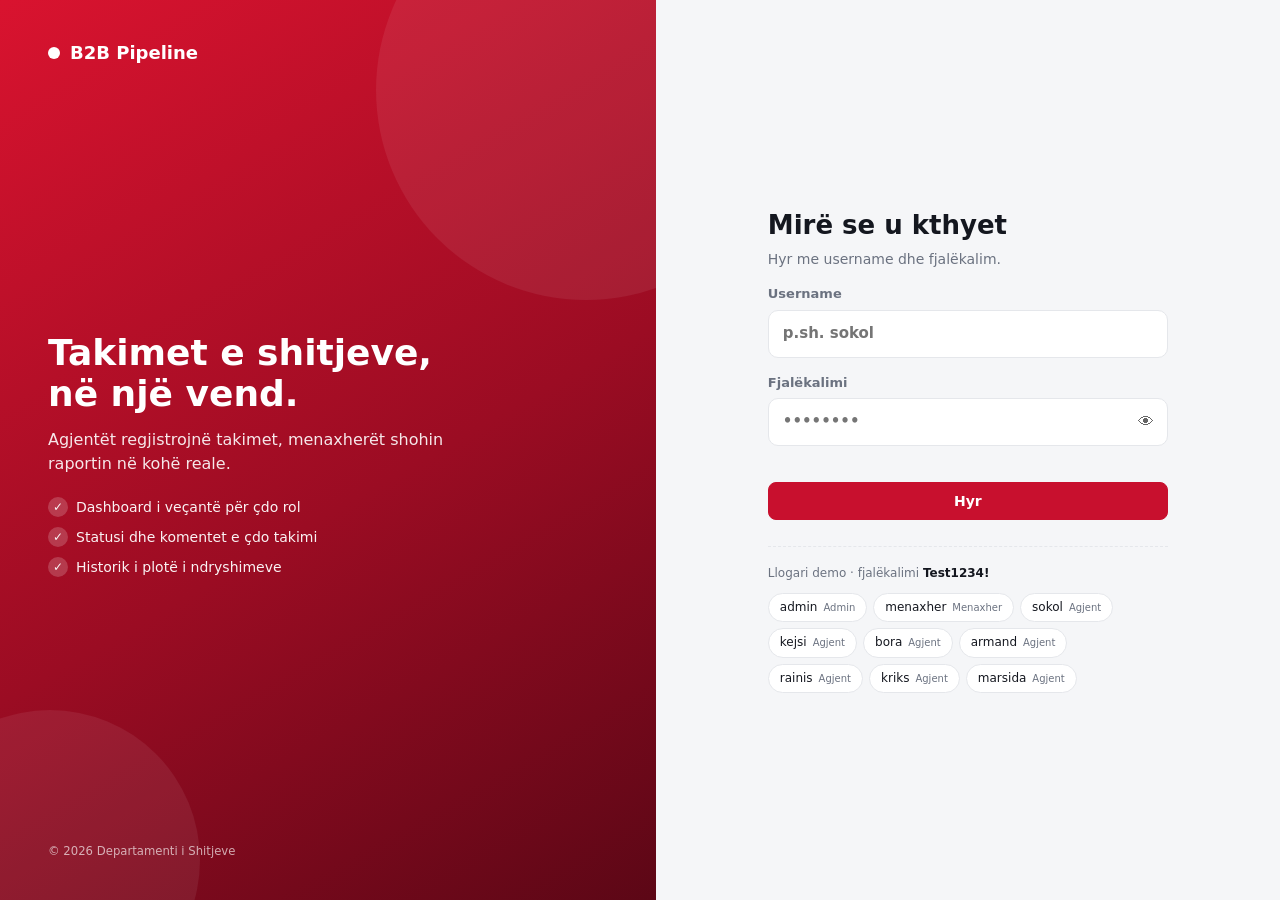
<file: index.html>
<!doctype html>
<html lang="sq"><head><meta charset="utf-8">
<meta name="viewport" content="width=device-width, initial-scale=1, viewport-fit=cover">
<title>B2B Pipeline – Shitjet</title>
<style>
:root{box-sizing:border-box;padding-top:env(safe-area-inset-top,0px);padding-bottom:env(safe-area-inset-bottom,0px);--bg:#f5f6f8;--card:#fff;--tx:#14171f;--mu:#6b7280;--bd:#e5e7eb;--ac:#c8102e;--ac2:#fde8ec;color-scheme:light}
@media(prefers-color-scheme:dark){:root:not([data-theme="light"]){--bg:#0f1115;--card:#181b22;--tx:#eceef2;--mu:#9aa1ad;--bd:#2a2e38;--ac:#ff4d63;--ac2:#3a1a20;color-scheme:dark}}
:root[data-theme="dark"]{--bg:#0f1115;--card:#181b22;--tx:#eceef2;--mu:#9aa1ad;--bd:#2a2e38;--ac:#ff4d63;--ac2:#3a1a20;color-scheme:dark}
html{scroll-padding-top:env(safe-area-inset-top,0px)}
*{box-sizing:border-box}body{margin:0;background:var(--bg);color:var(--tx);font:14px/1.45 system-ui,-apple-system,"Segoe UI",Roboto,sans-serif}
header{display:flex;flex-wrap:wrap;gap:12px;align-items:center;justify-content:space-between;padding:14px 20px;background:var(--card);border-bottom:1px solid var(--bd)}
h1{font-size:17px;margin:0;display:flex;gap:8px;align-items:center}h1 i{width:10px;height:10px;border-radius:50%;background:var(--ac);display:inline-block}
nav{display:flex;gap:4px;flex-wrap:wrap}nav button{border:0;background:none;color:var(--mu);padding:8px 14px;border-radius:8px;font:inherit;cursor:pointer;font-weight:600}
nav button.on{background:var(--ac2);color:var(--ac)}
.who{display:flex;gap:8px;align-items:center;color:var(--mu)}.badge{background:var(--ac2);color:var(--ac);padding:2px 10px;border-radius:99px;font-weight:700;font-size:12px}
.live{display:inline-flex;gap:5px;align-items:center;font-size:12px;color:#16a34a}.live:before{content:"";width:7px;height:7px;border-radius:50%;background:#16a34a;animation:p 1.6s infinite}@keyframes p{50%{opacity:.25}}
main{max-width:1280px;margin:0 auto;padding:18px 20px 40px}
.grid{display:grid;gap:14px}.k{grid-template-columns:repeat(auto-fit,minmax(170px,1fr))}.g2{grid-template-columns:repeat(auto-fit,minmax(340px,1fr))}
.card{background:var(--card);border:1px solid var(--bd);border-radius:14px;padding:16px}.card h3{margin:0 0 12px;font-size:13px;color:var(--mu);text-transform:uppercase;letter-spacing:.04em}
.kpi b{display:block;font-size:28px;line-height:1.1}.kpi span{color:var(--mu);font-size:12px}
.fl{display:flex;gap:10px;flex-wrap:wrap;margin:0 0 14px;align-items:end}.fl label{display:grid;gap:3px;font-size:12px;color:var(--mu)}
input,select,textarea,button.b{font:inherit;color:var(--tx);background:var(--card);border:1px solid var(--bd);border-radius:8px;padding:8px 10px;min-width:0}textarea{width:100%;min-height:90px}
button.b{cursor:pointer;font-weight:600}button.p{background:var(--ac);color:#fff;border-color:var(--ac)}
.row{display:grid;grid-template-columns:130px 1fr 40px;gap:8px;align-items:center;margin:7px 0;font-size:13px}.bar{height:14px;background:var(--bd);border-radius:7px;overflow:hidden;display:flex}.bar>div{height:100%}
.col{display:flex;align-items:flex-end;gap:6px;height:170px;overflow-x:auto;padding-top:6px}.col>div{flex:1;min-width:28px;display:flex;flex-direction:column;align-items:center;justify-content:flex-end;height:100%;font-size:11px;color:var(--mu)}.col i{display:block;width:100%;background:var(--ac);border-radius:5px 5px 0 0;min-height:2px}
.don{display:flex;gap:18px;align-items:center;flex-wrap:wrap}.ring{width:120px;height:120px;border-radius:50%;position:relative}.ring:after{content:"";position:absolute;inset:26px;background:var(--card);border-radius:50%}
.lg div{display:flex;gap:6px;align-items:center;font-size:13px;margin:3px 0}.lg i{width:10px;height:10px;border-radius:3px}
.tw{overflow-x:auto}table{width:100%;border-collapse:collapse;font-size:13px}th{text-align:left;color:var(--mu);font-size:11px;text-transform:uppercase;padding:8px;border-bottom:1px solid var(--bd);white-space:nowrap}td{padding:9px 8px;border-bottom:1px solid var(--bd);vertical-align:top}
.pill{padding:2px 10px;border-radius:99px;color:#fff;font-size:12px;font-weight:600;white-space:nowrap}.cm{max-width:420px;color:var(--mu)}
.f{display:grid;grid-template-columns:repeat(auto-fill,minmax(210px,1fr));gap:12px}.f label{display:grid;gap:4px;font-size:12px;color:var(--mu)}.f .w{grid-column:1/-1}
.pr{display:grid;grid-template-columns:1fr 70px;gap:6px;align-items:center}.pr label{display:flex;gap:6px;align-items:center;color:var(--tx);font-size:13px}
h2{font-size:15px;margin:18px 0 8px}.mu{color:var(--mu)}.c{max-width:460px;margin:60px auto;text-align:center}
@media(max-width:640px){main{padding:12px}.row{grid-template-columns:90px 1fr 32px}}

.shell{display:flex;min-height:100vh}
.side{width:232px;flex:none;background:var(--card);border-right:1px solid var(--bd);padding:18px 12px;display:flex;flex-direction:column;gap:6px;position:sticky;top:0;height:100vh;overflow-y:auto}
.side h1{padding:4px 10px 18px}.side nav{display:flex;flex-direction:column;gap:2px}.side nav button{text-align:left;width:100%}
.side .who{margin-top:auto;flex-direction:column;align-items:flex-start;gap:8px;padding:10px}
.content{flex:1;min-width:0}.pt{font-size:22px;margin:0 0 16px}
tr.rw{cursor:pointer}tr.rw:hover td{background:var(--ac2)}tr.dt td{background:var(--bg);padding:16px 18px}
.ck{display:flex;gap:8px;align-items:center;color:var(--tx)!important;font-size:14px!important}
@media(max-width:800px){.shell{flex-direction:column}.side{width:auto;height:auto;position:static;flex-direction:row;flex-wrap:wrap;align-items:center;border-right:0;border-bottom:1px solid var(--bd);padding:10px}.side h1{padding:0 8px 0 0}.side nav{flex-direction:row;flex-wrap:wrap}.side nav button{width:auto}.side .who{margin:0 0 0 auto;flex-direction:row;padding:0}}

html{-webkit-text-size-adjust:100%;text-size-adjust:100%}
tr.dt td{font-size:14px;line-height:1.45}
.dd{position:sticky;left:14px;width:calc(100vw - 100px);max-width:100%;font-size:14px}
.dd .f>div{font-size:14px}.dd .mu{font-size:12px}

.lg-wrap{display:grid;grid-template-columns:minmax(320px,1.05fr) 1fr;min-height:100vh}
.lg-brand{background:linear-gradient(150deg,#d9132f 0%,#9b0c23 55%,#5c0716 100%);color:#fff;padding:40px 48px;display:flex;flex-direction:column;justify-content:space-between;position:relative;overflow:hidden}
.lg-brand:before,.lg-brand:after{content:"";position:absolute;border-radius:50%;background:rgba(255,255,255,.07)}
.lg-brand:before{width:420px;height:420px;right:-140px;top:-120px}.lg-brand:after{width:300px;height:300px;left:-100px;bottom:-110px}
.lg-brand>*{position:relative;z-index:1}
.lg-logo{display:flex;gap:10px;align-items:center;font-weight:700;font-size:18px}.lg-logo i{width:12px;height:12px;border-radius:50%;background:#fff;display:inline-block}
.lg-brand h1{font-size:36px;line-height:1.15;margin:0 0 14px;max-width:440px;display:block}.lg-brand p{font-size:16px;opacity:.9;max-width:420px;margin:0 0 22px}
.lg-brand ul{list-style:none;margin:0;padding:0;display:grid;gap:10px}.lg-brand li{padding-left:28px;position:relative;opacity:.95}
.lg-brand li:before{content:"✓";position:absolute;left:0;width:20px;height:20px;border-radius:50%;background:rgba(255,255,255,.2);text-align:center;font-size:12px;line-height:20px}
.lg-brand small{opacity:.65}
.lg-form{display:flex;align-items:center;justify-content:center;padding:32px 20px}
.lg-card{width:100%;max-width:400px}.lg-card h2{font-size:26px;margin:0 0 4px}.lg-card>p{margin:0 0 8px}
.lg-card label{display:grid;gap:6px;font-size:13px;color:var(--mu);margin-top:16px;font-weight:600}
.lg-card input{width:100%;padding:12px 14px;font-size:15px;border-radius:10px}.lg-card input:focus{outline:2px solid var(--ac);outline-offset:0;border-color:transparent}
.pwb{position:relative}.pwb input{padding-right:46px}.eye{position:absolute;right:6px;top:50%;transform:translateY(-50%);border:0;background:none;cursor:pointer;font-size:16px;padding:6px 8px;opacity:.6}.eye:hover{opacity:1}
.lg-err{min-height:22px;margin:10px 0 4px;color:#d9132f;font-size:13px}
.lg-btn{width:100%;padding:13px;font-size:15px;border-radius:10px}.lg-btn:disabled{opacity:.7;cursor:wait}
.lg-demo{margin-top:26px;padding-top:18px;border-top:1px dashed var(--bd);font-size:12px;color:var(--mu)}.lg-demo b{color:var(--tx)}
.lg-demo div{display:flex;flex-wrap:wrap;gap:6px;margin-top:10px}
.chip{border:1px solid var(--bd);background:var(--card);color:var(--tx);border-radius:99px;padding:5px 11px;font:inherit;font-size:12px;cursor:pointer;display:inline-flex;gap:6px;align-items:baseline}.chip small{color:var(--mu);font-size:10px}.chip:hover{border-color:var(--ac);background:var(--ac2)}
@media(max-width:820px){.lg-wrap{grid-template-columns:1fr}.lg-brand{padding:26px 24px 30px;gap:18px}.lg-brand h1{font-size:26px}.lg-brand ul,.lg-brand small{display:none}.lg-brand p{margin:0}.lg-form{align-items:flex-start;padding:24px 20px 40px}}

</style></head><body><div id="app"><div class="c mu">Duke u ngarkuar…</div></div>
<script>
/* API DEMO brenda shfletuesit: imiton serverin (hyrje, role, takime, përdorues, kohë reale) me localStorage.
   Përdoret vetëm te index.html i vetëm. Versioni real përdor serverin Node + MongoDB. */
(()=>{
const SEED=[{"date": "2026-10-20", "mode": "Takim F2F", "agentName": "Sokol Belaj", "type": "Prospect", "company": "Horizont 2002 shpk", "nipt": "K32726446P", "industry": "autoshkolle, servis automjetesh, tregti etj", "contact": "Rustem Hoxha", "pos": "Other", "phone": "3556931871110", "email": "", "prio": "Low", "potential": null, "bill": null, "volton": "Jo", "status": "Takim i Kryer", "comment": "eshte kontaktuar me djalin e pronarit sepse merret ai kryesisht me biznesin. U fol per mundesine e instalimit te GPS per 3 makina qe ka per autoshkollen, por nuk shfaqi interes per momentin. U la te takoheshim gjate 2 muajve te ardhshem", "prods": {"mob": {"y": true, "q": 1.0}, "fix": {"y": false, "q": null}, "m2m": {"y": false, "q": null}, "gps": {"y": false, "q": null}, "m365": {"y": false, "q": null}}, "laptop": 0.0, "printer": 0.0, "acc": 0.0}, {"date": "2026-10-20", "mode": "Takim F2F", "agentName": "Sokol Belaj", "type": "Base", "company": "Leonard Lalaj", "nipt": "K52531410N", "industry": "tregti, market", "contact": "Artan Lalaj", "pos": "Other", "phone": "3556921490550", "email": "artanlalaj63@gmail.com", "prio": "High", "potential": 15000.0, "bill": null, "volton": "Jo", "status": "Analizë Nevojash", "comment": "klient baze te cilit I ka mbaruar kontrata. U ra dakort per te rinovuar 6 nr qe ka aktualisht. Ka 3 nr personal qe shprehu interes per ti kaluar ne llogari te subjektit", "prods": {"mob": {"y": true, "q": 6.0}, "fix": {"y": false, "q": null}, "m2m": {"y": false, "q": null}, "gps": {"y": false, "q": null}, "m365": {"y": false, "q": null}}, "laptop": 0.0, "printer": 0.0, "acc": 0.0}, {"date": "2026-10-20", "mode": "Telefonate", "agentName": "Sokol Belaj", "type": "Base", "company": "Lico shpk", "nipt": "J77207240T", "industry": "prodhim", "contact": "Elona Lico", "pos": "Administrator", "phone": "3556920766310", "email": "ardianlico@yahoo.it", "prio": "Medium", "potential": null, "bill": null, "volton": "", "status": "Lead i Ri", "comment": "eshte kontaktuar per here te 3 me klientin per tu prezantuar si agjent i ri I zones dhe per te zhvilluar nje takim. Ka thene qe eshte I zene dhe nuk ka kohe sepse kontrata per rinovimin eshte firmosur. Eshte lene qe te rikontaktohet ne ditet ne vazhdim per tu takauar f2f", "prods": {"mob": {"y": true, "q": 4.0}, "fix": {"y": false, "q": null}, "m2m": {"y": true, "q": 2.0}, "gps": {"y": false, "q": null}, "m365": {"y": false, "q": null}}, "laptop": null, "printer": null, "acc": null}, {"date": "2026-10-20", "mode": "Takim F2F", "agentName": "Kriks Muho", "type": "Base", "company": "GPS ALBANIA", "nipt": "", "industry": "GPS", "contact": "", "pos": "Administrator", "phone": "3556966727420", "email": "", "prio": "High", "potential": 6000.0, "bill": null, "volton": "", "status": "Takim i Kryer", "comment": "", "prods": {"mob": {"y": true, "q": null}, "fix": {"y": true, "q": null}, "m2m": {"y": true, "q": 50.0}, "gps": {"y": true, "q": null}, "m365": {"y": true, "q": null}}, "laptop": null, "printer": null, "acc": null}, {"date": "2026-10-20", "mode": "Takim F2F", "agentName": "Kriks Muho", "type": "Base", "company": "GOETHE ZENTRUM", "nipt": "", "industry": "Kurse gjuhesh", "contact": "", "pos": "Administrator", "phone": "3556921813550", "email": "", "prio": "Medium", "potential": 7263.0, "bill": null, "volton": "", "status": "Takim i Kryer", "comment": "", "prods": {"mob": {"y": false, "q": null}, "fix": {"y": false, "q": null}, "m2m": {"y": false, "q": null}, "gps": {"y": false, "q": null}, "m365": {"y": false, "q": null}}, "laptop": null, "printer": null, "acc": null}, {"date": "2026-10-20", "mode": "Takim F2F", "agentName": "Kriks Muho", "type": "Base", "company": "Armundia Factory", "nipt": "", "industry": "Kompani Programimi", "contact": "", "pos": "Administrator", "phone": "", "email": "", "prio": "Low", "potential": 87062.0, "bill": null, "volton": "", "status": "Takim i Kryer", "comment": "", "prods": {"mob": {"y": false, "q": null}, "fix": {"y": false, "q": null}, "m2m": {"y": false, "q": null}, "gps": {"y": false, "q": null}, "m365": {"y": false, "q": null}}, "laptop": null, "printer": null, "acc": null}, {"date": "2026-10-20", "mode": "Takim F2F", "agentName": "Bora Xhaxho", "type": "Prospect", "company": "Taksi", "nipt": "M48616801C", "industry": "Transport", "contact": "Ervis begaj", "pos": "Administrator", "phone": "355698998120", "email": "", "prio": "Medium", "potential": 16200.0, "bill": null, "volton": "", "status": "Takim i Kryer", "comment": "Ne diskutim me klienti jemi edhe pe 9 Gps", "prods": {"mob": {"y": true, "q": 2.0}, "fix": {"y": false, "q": null}, "m2m": {"y": false, "q": null}, "gps": {"y": false, "q": null}, "m365": {"y": false, "q": null}}, "laptop": null, "printer": null, "acc": null}, {"date": "2026-10-20", "mode": "Takim F2F", "agentName": "Bora Xhaxho", "type": "Base", "company": "Pik guri", "nipt": "K32803014D", "industry": "Ndertimi", "contact": "Haxhi kreku", "pos": "Administrator", "phone": "3556920914580", "email": "", "prio": "Medium", "potential": null, "bill": 30000.0, "volton": "Jo", "status": "Lost", "comment": "Ne takim u diskutua  rreth gps por klienti shprehet se transporti kryehet nga vet klientet qe blejn gurin", "prods": {"mob": {"y": true, "q": 7.0}, "fix": {"y": false, "q": null}, "m2m": {"y": false, "q": null}, "gps": {"y": false, "q": null}, "m365": {"y": false, "q": null}}, "laptop": null, "printer": null, "acc": null}, {"date": "2026-10-20", "mode": "Takim F2F", "agentName": "Bora Xhaxho", "type": "Base", "company": "security", "nipt": "K23323401N", "industry": "security servis", "contact": "kreshnik lamaj", "pos": "IT", "phone": "3556740539700", "email": "", "prio": "", "potential": null, "bill": null, "volton": "", "status": "Takim i Kryer", "comment": "", "prods": {"mob": {"y": false, "q": null}, "fix": {"y": false, "q": null}, "m2m": {"y": false, "q": null}, "gps": {"y": false, "q": null}, "m365": {"y": false, "q": null}}, "laptop": null, "printer": null, "acc": null}, {"date": "2026-10-20", "mode": "Takim F2F", "agentName": "Kejsi Niko", "type": "Base", "company": "G.E.D SHPK", "nipt": "L91612018K", "industry": "SME", "contact": "Erjon", "pos": "Pronar", "phone": "3556920967140", "email": "erjonboduriged@gmail.com", "prio": "High", "potential": 13260.0, "bill": null, "volton": "Jo", "status": "Lost", "comment": "", "prods": {"mob": {"y": true, "q": 62.0}, "fix": {"y": false, "q": 0.0}, "m2m": {"y": false, "q": 0.0}, "gps": {"y": false, "q": 0.0}, "m365": {"y": true, "q": 4.0}}, "laptop": 8.0, "printer": 8.0, "acc": 10.0}, {"date": "2026-10-20", "mode": "Kontak me E-mail", "agentName": "Kejsi Niko", "type": "Base", "company": "INFINITY DESTINATIONS", "nipt": "M11921027K", "industry": "SOHO", "contact": "Viktoria", "pos": "Financier", "phone": "3556904496250", "email": "vikjanakocali@infinitydestinations.al", "prio": "Low", "potential": null, "bill": null, "volton": "Jo", "status": "Lost", "comment": "", "prods": {"mob": {"y": true, "q": 30.0}, "fix": {"y": true, "q": 2.0}, "m2m": {"y": false, "q": 0.0}, "gps": {"y": false, "q": 0.0}, "m365": {"y": true, "q": 5.0}}, "laptop": 5.0, "printer": 2.0, "acc": 5.0}, {"date": "2026-10-20", "mode": "Takim F2F", "agentName": "Kejsi Niko", "type": "Prospect", "company": "Amar Aqua System", "nipt": "M61819029S", "industry": "soho", "contact": "Naime", "pos": "Administrator", "phone": "3556948100550", "email": "", "prio": "Medium", "potential": 9600.0, "bill": null, "volton": "Jo", "status": "Lost", "comment": "", "prods": {"mob": {"y": false, "q": 2.0}, "fix": {"y": false, "q": 0.0}, "m2m": {"y": false, "q": 0.0}, "gps": {"y": false, "q": 0.0}, "m365": {"y": true, "q": 0.0}}, "laptop": 0.0, "printer": 0.0, "acc": 4.0}, {"date": "2026-10-20", "mode": "Telefonate", "agentName": "Kejsi Niko", "type": "Prospect", "company": "Rental", "nipt": "", "industry": "PF", "contact": "Kedi", "pos": "Other", "phone": "3556887516570", "email": "", "prio": "Medium", "potential": 4800.0, "bill": null, "volton": "Jo", "status": "Lost", "comment": "", "prods": {"mob": {"y": false, "q": 40.0}, "fix": {"y": false, "q": 0.0}, "m2m": {"y": false, "q": 0.0}, "gps": {"y": false, "q": 0.0}, "m365": {"y": true, "q": null}}, "laptop": 0.0, "printer": 0.0, "acc": 3.0}, {"date": "2026-10-21", "mode": "Takim F2F", "agentName": "Kejsi Niko", "type": "Base", "company": "KRIVA", "nipt": "K12526201T", "industry": "SOHO", "contact": "Stela", "pos": "Financier", "phone": "3556996763600", "email": "info@krivahotel.com", "prio": "Low", "potential": 3000.0, "bill": null, "volton": "Jo", "status": "Takim i Kryer", "comment": "", "prods": {"mob": {"y": true, "q": 7.0}, "fix": {"y": false, "q": 0.0}, "m2m": {"y": false, "q": 0.0}, "gps": {"y": false, "q": 0.0}, "m365": {"y": false, "q": 0.0}}, "laptop": 2.0, "printer": 0.0, "acc": 2.0}, {"date": "2026-10-21", "mode": "Takim F2F", "agentName": "Kejsi Niko", "type": "Prospect", "company": "RRUGA URA ASFALTINR2 ELB", "nipt": "J62904264O", "industry": "Soho", "contact": "Ani", "pos": "Pronar", "phone": "3556820418000", "email": "", "prio": "High", "potential": 7000.0, "bill": null, "volton": "Jo", "status": "Negocim", "comment": "", "prods": {"mob": {"y": false, "q": 0.0}, "fix": {"y": true, "q": 3.0}, "m2m": {"y": false, "q": 0.0}, "gps": {"y": false, "q": 0.0}, "m365": {"y": false, "q": 2.0}}, "laptop": 3.0, "printer": 1.0, "acc": 0.0}, {"date": "2026-10-21", "mode": "Takim F2F", "agentName": "Kejsi Niko", "type": "Base", "company": "OZDILEK ALBANIA SHPK", "nipt": "L01517002O", "industry": "SME", "contact": "Zamira", "pos": "Administrator", "phone": "3556951993940", "email": "", "prio": "High", "potential": 4500.0, "bill": null, "volton": "Jo", "status": "Negocim", "comment": "", "prods": {"mob": {"y": true, "q": 1.0}, "fix": {"y": false, "q": 0.0}, "m2m": {"y": false, "q": 0.0}, "gps": {"y": false, "q": 0.0}, "m365": {"y": false, "q": 0.0}}, "laptop": null, "printer": 1.0, "acc": 0.0}, {"date": "2026-10-22", "mode": "Takim F2F", "agentName": "Kejsi Niko", "type": "Base", "company": "EUROPA", "nipt": "J62903258L", "industry": "SME", "contact": "Ilir", "pos": "Administrator", "phone": "3556730796810", "email": "", "prio": "Medium", "potential": null, "bill": null, "volton": "Po", "status": "Lead i Ri", "comment": "", "prods": {"mob": {"y": true, "q": 5.0}, "fix": {"y": false, "q": 0.0}, "m2m": {"y": false, "q": 0.0}, "gps": {"y": false, "q": 0.0}, "m365": {"y": true, "q": 2.0}}, "laptop": 5.0, "printer": 2.0, "acc": 10.0}, {"date": "2026-10-22", "mode": "Takim F2F", "agentName": "Kejsi Niko", "type": "Base", "company": "EUROSTEEL", "nipt": "M12220001Q", "industry": "SME", "contact": "Ledion", "pos": "Administrator", "phone": "3556737630540", "email": "", "prio": "Medium", "potential": 2400.0, "bill": null, "volton": "Po", "status": "Takim i Kryer", "comment": "", "prods": {"mob": {"y": true, "q": 7.0}, "fix": {"y": true, "q": 1.0}, "m2m": {"y": false, "q": 0.0}, "gps": {"y": false, "q": 0.0}, "m365": {"y": true, "q": 1.0}}, "laptop": 6.0, "printer": 3.0, "acc": 8.0}, {"date": "2026-10-22", "mode": "Takim F2F", "agentName": "Kejsi Niko", "type": "Base", "company": "DOAN SH.P.K", "nipt": "K12709201J", "industry": "Other Business", "contact": "Altin", "pos": "Administrator", "phone": "3556840171170", "email": "", "prio": "Medium", "potential": 3000.0, "bill": null, "volton": "Jo", "status": "Lost", "comment": "", "prods": {"mob": {"y": true, "q": 12.0}, "fix": {"y": false, "q": 0.0}, "m2m": {"y": false, "q": 0.0}, "gps": {"y": false, "q": 0.0}, "m365": {"y": true, "q": 15.0}}, "laptop": 15.0, "printer": 5.0, "acc": null}, {"date": "2026-10-22", "mode": "Takim F2F", "agentName": "Kejsi Niko", "type": "Base", "company": "CCALB", "nipt": "L71710020N", "industry": "SOHO", "contact": "", "pos": "Aksioner", "phone": "3556973427990", "email": "", "prio": "Medium", "potential": 45000.0, "bill": null, "volton": "Po", "status": "Lead i Ri", "comment": "", "prods": {"mob": {"y": true, "q": 7.0}, "fix": {"y": false, "q": 0.0}, "m2m": {"y": false, "q": 0.0}, "gps": {"y": false, "q": 0.0}, "m365": {"y": true, "q": 4.0}}, "laptop": 4.0, "printer": 2.0, "acc": 7.0}, {"date": "2026-10-22", "mode": "Takim F2F", "agentName": "Kejsi Niko", "type": "Base", "company": "SOKRATI 2006", "nipt": "K62708201J", "industry": "SOHO", "contact": "SOKRATI", "pos": "Administrator", "phone": "3556920635830", "email": "", "prio": "Medium", "potential": null, "bill": null, "volton": "Jo", "status": "Lost", "comment": "", "prods": {"mob": {"y": true, "q": 6.0}, "fix": {"y": false, "q": 0.0}, "m2m": {"y": false, "q": 0.0}, "gps": {"y": false, "q": null}, "m365": {"y": false, "q": 0.0}}, "laptop": 0.0, "printer": 0.0, "acc": 0.0}, {"date": "2026-10-21", "mode": "Takim F2F", "agentName": "Sokol Belaj", "type": "Base", "company": "Viktor Bistika", "nipt": "K83123402V", "industry": "transport paisje nafte", "contact": "Viktor Bistika", "pos": "Administrator", "phone": "3556920852210", "email": "", "prio": "Medium", "potential": null, "bill": null, "volton": "", "status": "Takim i Kryer", "comment": "prezantim me klientin e bazes", "prods": {"mob": {"y": true, "q": 11.0}, "fix": {"y": false, "q": null}, "m2m": {"y": false, "q": null}, "gps": {"y": false, "q": null}, "m365": {"y": false, "q": null}}, "laptop": null, "printer": null, "acc": null}, {"date": "2026-10-21", "mode": "Takim F2F", "agentName": "Sokol Belaj", "type": "Base", "company": "ASI-2A CO", "nipt": "K53002402C", "industry": "punime publike", "contact": "Astrit Gjikondaj", "pos": "Aksioner", "phone": "", "email": "", "prio": "Medium", "potential": null, "bill": null, "volton": "", "status": "Takim i Kryer", "comment": "takim me klientin kam shoqeruar Boren", "prods": {"mob": {"y": true, "q": null}, "fix": {"y": false, "q": null}, "m2m": {"y": false, "q": null}, "gps": {"y": false, "q": null}, "m365": {"y": false, "q": null}}, "laptop": null, "printer": null, "acc": null}, {"date": "2026-10-21", "mode": "Takim F2F", "agentName": "Sokol Belaj", "type": "Base", "company": "Artan Qulli", "nipt": "K51503044P", "industry": "kopje celsash dhe bravash", "contact": "Artan Qulli", "pos": "Administrator", "phone": "3556820555450", "email": "", "prio": "Low", "potential": null, "bill": null, "volton": "", "status": "Won", "comment": "takur dhe firmosur marreveshja klient I bazes se Bores", "prods": {"mob": {"y": true, "q": null}, "fix": {"y": false, "q": null}, "m2m": {"y": false, "q": null}, "gps": {"y": false, "q": null}, "m365": {"y": false, "q": null}}, "laptop": null, "printer": null, "acc": null}, {"date": "2026-10-21", "mode": "Takim F2F", "agentName": "Sokol Belaj", "type": "Base", "company": "Klevis Construction", "nipt": "K77223201L", "industry": "ndertim", "contact": "Astrit", "pos": "Administrator", "phone": "3556920586020", "email": "", "prio": "Low", "potential": null, "bill": null, "volton": "", "status": "Won", "comment": "takur dhe firmosur marreveshja klient I bazes se Bores", "prods": {"mob": {"y": true, "q": null}, "fix": {"y": false, "q": null}, "m2m": {"y": false, "q": null}, "gps": {"y": false, "q": null}, "m365": {"y": false, "q": null}}, "laptop": null, "printer": null, "acc": null}, {"date": "2026-10-20", "mode": "Takim F2F", "agentName": "Marsida Xhaferri", "type": "Base", "company": "Reka 2002", "nipt": "M31829019M", "industry": "Horeca", "contact": "Qerimi", "pos": "Pronar", "phone": "6820647000", "email": "", "prio": "Low", "potential": 4500.0, "bill": null, "volton": "", "status": "Lost", "comment": "[expired] Klienti ne fjale numrat I ka te familjes. Ambjenti eshte restorant, mundesia per nje linje interneti backup. Do ritakohet pasi nuk ishte I qete te fliste gjate pasi I doli nje pune e paplanifikuar.", "prods": {"mob": {"y": true, "q": 4.0}, "fix": {"y": false, "q": null}, "m2m": {"y": false, "q": null}, "gps": {"y": false, "q": null}, "m365": {"y": false, "q": null}}, "laptop": null, "printer": null, "acc": null}, {"date": "2026-10-20", "mode": "Takim F2F", "agentName": "Marsida Xhaferri", "type": "Base", "company": "Mpay", "nipt": "L01711027V", "industry": "Zyre financiare", "contact": "Aida", "pos": "Financier", "phone": "6840257690", "email": "", "prio": "Medium", "potential": 23000.0, "bill": null, "volton": "", "status": "Lost", "comment": "[expired] Personi kontaktin deshironte tja kalonte si pergjegjesi mirembajtjen ne lidhje me sherbimet tona menaxherit te ri. Shfaqi interes per m36,internet. E kemi lene takimin per te enjten.", "prods": {"mob": {"y": true, "q": 5.0}, "fix": {"y": false, "q": null}, "m2m": {"y": false, "q": null}, "gps": {"y": false, "q": null}, "m365": {"y": false, "q": null}}, "laptop": null, "printer": null, "acc": null}, {"date": "2026-10-20", "mode": "Telefonate", "agentName": "Marsida Xhaferri", "type": "Base", "company": "Didakt Albania", "nipt": "K22223005Q", "industry": "Zyre financiare", "contact": "Kujtim", "pos": "Financier", "phone": "6920367100", "email": "", "prio": "Low", "potential": null, "bill": null, "volton": "", "status": "Negocim", "comment": "", "prods": {"mob": {"y": true, "q": 4.0}, "fix": {"y": false, "q": null}, "m2m": {"y": false, "q": null}, "gps": {"y": false, "q": null}, "m365": {"y": false, "q": null}}, "laptop": null, "printer": null, "acc": null}, {"date": "2026-10-20", "mode": "Telefonate", "agentName": "Marsida Xhaferri", "type": "Base", "company": "Oficcine", "nipt": "L82007452N", "industry": "Zyre financiare", "contact": "Arjan", "pos": "Administrator", "phone": "6720617270", "email": "", "prio": "Low", "potential": null, "bill": null, "volton": "", "status": "Ofertë Dërguar", "comment": "", "prods": {"mob": {"y": true, "q": 3.0}, "fix": {"y": false, "q": null}, "m2m": {"y": false, "q": null}, "gps": {"y": false, "q": null}, "m365": {"y": false, "q": null}}, "laptop": null, "printer": null, "acc": null}, {"date": "2026-10-20", "mode": "Takim F2F", "agentName": "Marsida Xhaferri", "type": "Prospect", "company": "Beauty Salon", "nipt": "Erjona Harizi PF", "industry": "Beauty Center", "contact": "Erjona", "pos": "Administrator", "phone": "6953701500", "email": "", "prio": "Low", "potential": null, "bill": null, "volton": "", "status": "Negocim", "comment": "", "prods": {"mob": {"y": true, "q": 2.0}, "fix": {"y": false, "q": null}, "m2m": {"y": false, "q": null}, "gps": {"y": false, "q": null}, "m365": {"y": false, "q": null}}, "laptop": null, "printer": null, "acc": null}, {"date": "2026-10-21", "mode": "Takim F2F", "agentName": "Marsida Xhaferri", "type": "Base", "company": "Besart Kallaku PF", "nipt": "L71703011C", "industry": "Horeca", "contact": "Besart", "pos": "Other", "phone": "6975020200", "email": "", "prio": "Medium", "potential": 280000.0, "bill": null, "volton": "", "status": "Negocim", "comment": "", "prods": {"mob": {"y": true, "q": 9.0}, "fix": {"y": false, "q": null}, "m2m": {"y": false, "q": null}, "gps": {"y": false, "q": null}, "m365": {"y": false, "q": null}}, "laptop": null, "printer": null, "acc": null}, {"date": "2026-10-21", "mode": "Telefonate", "agentName": "Marsida Xhaferri", "type": "Base", "company": "New moment", "nipt": "K21807001M", "industry": "Zyre financiare", "contact": "Mirina", "pos": "Financier", "phone": "6758490840", "email": "", "prio": "Medium", "potential": null, "bill": null, "volton": "", "status": "Negocim", "comment": "", "prods": {"mob": {"y": true, "q": 10.0}, "fix": {"y": false, "q": null}, "m2m": {"y": false, "q": null}, "gps": {"y": false, "q": null}, "m365": {"y": false, "q": null}}, "laptop": null, "printer": null, "acc": null}, {"date": "2026-10-21", "mode": "Takim F2F", "agentName": "Marsida Xhaferri", "type": "Prospect", "company": "Serafina Camp", "nipt": "", "industry": "", "contact": "", "pos": "", "phone": "", "email": "", "prio": "", "potential": null, "bill": null, "volton": "", "status": "Negocim", "comment": "", "prods": {"mob": {"y": false, "q": null}, "fix": {"y": false, "q": null}, "m2m": {"y": false, "q": null}, "gps": {"y": false, "q": null}, "m365": {"y": false, "q": null}}, "laptop": null, "printer": null, "acc": null}, {"date": "2026-10-21", "mode": "Takim F2F", "agentName": "Bora Xhaxho", "type": "Base", "company": "soho", "nipt": "K51503044P", "industry": "Services", "contact": "Artan qulli", "pos": "Administrator", "phone": "3556920555450", "email": "Artanqulli@gmail.com", "prio": "High", "potential": null, "bill": null, "volton": "", "status": "Takim i Kryer", "comment": "klienti po shton nje gps", "prods": {"mob": {"y": true, "q": 7.0}, "fix": {"y": false, "q": null}, "m2m": {"y": true, "q": 1.0}, "gps": {"y": true, "q": 1.0}, "m365": {"y": true, "q": 1.0}}, "laptop": null, "printer": 1.0, "acc": 1.0}, {"date": "2026-10-21", "mode": "Takim F2F", "agentName": "Bora Xhaxho", "type": "Base", "company": "soho", "nipt": "k77223201l", "industry": "Ndertimi", "contact": "Astrit Alushi", "pos": "Administrator", "phone": "", "email": "", "prio": "High", "potential": null, "bill": null, "volton": "", "status": "Takim i Kryer", "comment": "Rinovim ,terheqe marveshje", "prods": {"mob": {"y": true, "q": 8.0}, "fix": {"y": false, "q": null}, "m2m": {"y": false, "q": null}, "gps": {"y": false, "q": null}, "m365": {"y": false, "q": null}}, "laptop": null, "printer": null, "acc": null}, {"date": "2026-10-21", "mode": "Takim F2F", "agentName": "Bora Xhaxho", "type": "Base", "company": "SOHO", "nipt": "K53002402C", "industry": "Ndertimi", "contact": "ASTRIT GJIKONDAJ", "pos": "Administrator", "phone": "35569200425210", "email": "", "prio": "High", "potential": null, "bill": null, "volton": "", "status": "Takim i Kryer", "comment": "rinovim klienti", "prods": {"mob": {"y": false, "q": null}, "fix": {"y": false, "q": null}, "m2m": {"y": false, "q": null}, "gps": {"y": false, "q": null}, "m365": {"y": false, "q": null}}, "laptop": null, "printer": null, "acc": null}, {"date": "2026-10-21", "mode": "Takim F2F", "agentName": "Bora Xhaxho", "type": "Base", "company": "soho", "nipt": "K833123402V", "industry": "Transport", "contact": "Viktor Bistricka", "pos": "Administrator", "phone": "3556920852110", "email": "", "prio": "", "potential": null, "bill": null, "volton": "", "status": "Takim i Kryer", "comment": "suport per skolin", "prods": {"mob": {"y": false, "q": null}, "fix": {"y": false, "q": null}, "m2m": {"y": false, "q": null}, "gps": {"y": false, "q": null}, "m365": {"y": false, "q": null}}, "laptop": null, "printer": null, "acc": null}, {"date": "2026-10-20", "mode": "Takim F2F", "agentName": "Rainis Jovanaj", "type": "Base", "company": "vega group", "nipt": "M31830023A", "industry": "PROJEKTE INXHINJERIKE IT DHE ENERGJIE", "contact": "ADMIN", "pos": "Administrator", "phone": "6981374120", "email": "bruno.papaj@vegagroup.al", "prio": "Medium", "potential": 80000.0, "bill": null, "volton": "", "status": "Ofertë Dërguar", "comment": "ESHTE OFERTUAR PER 70 LICENSA MICROSOFT OFFICE 365 BUSINESS PREMIUM DHE 16 TE TJERA EXCHANGE ONLINE PLAN 1", "prods": {"mob": {"y": true, "q": 60.0}, "fix": {"y": true, "q": 2.0}, "m2m": {"y": false, "q": null}, "gps": {"y": false, "q": null}, "m365": {"y": false, "q": 80.0}}, "laptop": 30.0, "printer": 4.0, "acc": null}, {"date": "2026-10-20", "mode": "Takim F2F", "agentName": "Rainis Jovanaj", "type": "Prospect", "company": "ARBER KARAJ PF", "nipt": "L72401012Q", "industry": "MAKINA QERA", "contact": "ADMIN", "pos": "Administrator", "phone": "6955922110", "email": "ARBERKARAJ55@GMAIL.COM", "prio": "Medium", "potential": 3000.0, "bill": null, "volton": "", "status": "Takim i Kryer", "comment": "TAKIM PER AKTIVIZIM NUMRI MOBILE , U OFERTUA PER SMART FLEET I KA MARRE ME CMIM ME TE LIRE. LINJE INTERNETI EKZISTUSE REZIDENCIALE", "prods": {"mob": {"y": false, "q": null}, "fix": {"y": false, "q": null}, "m2m": {"y": false, "q": null}, "gps": {"y": false, "q": null}, "m365": {"y": false, "q": 0.0}}, "laptop": 1.0, "printer": null, "acc": null}, {"date": "2026-10-20", "mode": "Takim F2F", "agentName": "Rainis Jovanaj", "type": "Prospect", "company": "ALAR CATERING", "nipt": "", "industry": "RESTORANT CATERING DELIVERY", "contact": "ADMIN", "pos": "Administrator", "phone": "6866667770", "email": "", "prio": "Low", "potential": 30000.0, "bill": null, "volton": "", "status": "Analizë Nevojash", "comment": "BISEDE PREZANTIMI, HAPIN  E DYTE DO SHIKOJME PLANET TARIFORE / DHE OFERTEN", "prods": {"mob": {"y": true, "q": 20.0}, "fix": {"y": false, "q": 1.0}, "m2m": {"y": false, "q": null}, "gps": {"y": false, "q": null}, "m365": {"y": false, "q": null}}, "laptop": 5.0, "printer": 1.0, "acc": null}, {"date": "2026-10-21", "mode": "Kontak me E-mail", "agentName": "Rainis Jovanaj", "type": "Base", "company": "NSHP", "nipt": "", "industry": "INSTITUCION", "contact": "FINANC", "pos": "Financier", "phone": "6932462120", "email": "marielagaqi@gmail.com", "prio": "High", "potential": 2000.0, "bill": null, "volton": "", "status": "Takim i Kryer", "comment": "aktivizim sherbimi numra ombile", "prods": {"mob": {"y": true, "q": 250.0}, "fix": {"y": true, "q": 1.0}, "m2m": {"y": false, "q": null}, "gps": {"y": false, "q": null}, "m365": {"y": false, "q": null}}, "laptop": 20.0, "printer": 4.0, "acc": null}, {"date": "2026-10-21", "mode": "Takim F2F", "agentName": "Rainis Jovanaj", "type": "Base", "company": "az shpk", "nipt": "", "industry": "riparime aksesor makinash/makina leasing", "contact": "djali adminit", "pos": "Other", "phone": "6960066010", "email": "", "prio": "Low", "potential": 30.0, "bill": null, "volton": "", "status": "Analizë Nevojash", "comment": "projekti ri  nese ecen projekti do ti nevojiten numra iot per makinat e reja", "prods": {"mob": {"y": true, "q": 20.0}, "fix": {"y": true, "q": 3.0}, "m2m": {"y": false, "q": null}, "gps": {"y": false, "q": null}, "m365": {"y": false, "q": null}}, "laptop": 4.0, "printer": 1.0, "acc": null}, {"date": "2026-10-21", "mode": "Takim F2F", "agentName": "Rainis Jovanaj", "type": "Base", "company": "bucaj international", "nipt": "", "industry": "RESTORANT", "contact": "kevi", "pos": "IT", "phone": "6856499890", "email": "kevin.likaj@burgerking.al", "prio": "High", "potential": 2.0, "bill": null, "volton": "", "status": "Lead i Ri", "comment": "new activations per pikat ekzistuese bllok piazza, derguar survey", "prods": {"mob": {"y": true, "q": 50.0}, "fix": {"y": true, "q": 14.0}, "m2m": {"y": false, "q": null}, "gps": {"y": true, "q": 5.0}, "m365": {"y": false, "q": 100.0}}, "laptop": 40.0, "printer": null, "acc": null}, {"date": "2026-10-21", "mode": "Takim F2F", "agentName": "Rainis Jovanaj", "type": "Prospect", "company": "NIMED FARMA", "nipt": "M41908039R", "industry": "depo farmaceutike", "contact": "nderim vilellari", "pos": "Administrator", "phone": "6920511470", "email": "kjendy@hotmail.com", "prio": "Medium", "potential": 3000.0, "bill": null, "volton": "", "status": "Lead i Ri", "comment": "new activation internet, numra mobile nuk I nevojiten,", "prods": {"mob": {"y": false, "q": null}, "fix": {"y": false, "q": null}, "m2m": {"y": false, "q": null}, "gps": {"y": false, "q": null}, "m365": {"y": false, "q": null}}, "laptop": null, "printer": null, "acc": null}, {"date": "2026-10-21", "mode": "Takim F2F", "agentName": "Armand Hysa", "type": "Base", "company": "Jona Travel", "nipt": "", "industry": "Transport dhe Akomodim", "contact": "692040358", "pos": "Administrator", "phone": "6920403580", "email": "elona@jona-travel.com", "prio": "High", "potential": 6.0, "bill": null, "volton": "Po", "status": "Negocim", "comment": "Klienti eshte ofertuar per 6 produkte dhe jemi ne negociate", "prods": {"mob": {"y": true, "q": 25.0}, "fix": {"y": false, "q": 0.0}, "m2m": {"y": false, "q": null}, "gps": {"y": false, "q": null}, "m365": {"y": false, "q": null}}, "laptop": null, "printer": null, "acc": null}, {"date": "2026-10-21", "mode": "Takim F2F", "agentName": "Armand Hysa", "type": "Base", "company": "Luan Sefa PF", "nipt": "", "industry": "Retail (syze)", "contact": "693038005", "pos": "Administrator", "phone": "6930380050", "email": "Fabioalite@optikaluani.al", "prio": "Low", "potential": 2900.0, "bill": null, "volton": "Jo", "status": "Takim i Kryer", "comment": "Klienti u takua per numer te ri.Eshte biseduar dhe pee shtim produktesh po eshte nen kontrate", "prods": {"mob": {"y": true, "q": 51.0}, "fix": {"y": true, "q": 1.0}, "m2m": {"y": false, "q": null}, "gps": {"y": false, "q": null}, "m365": {"y": false, "q": null}}, "laptop": null, "printer": null, "acc": null}, {"date": "2026-10-21", "mode": "Takim F2F", "agentName": "Armand Hysa", "type": "Base", "company": "AZ Trading", "nipt": "", "industry": "Retail", "contact": "697033317", "pos": "Administrator", "phone": "6970333170", "email": "info@aztrading.al", "prio": "Low", "potential": null, "bill": null, "volton": "Jo", "status": "Takim i Kryer", "comment": "Klienti u takua per kalim numrash nga individ ne biznes.Eshte biseduar dhe per shtim produktesh por nuk ka shfaqur interes pasi I mbulon vete ato sherbime", "prods": {"mob": {"y": true, "q": 8.0}, "fix": {"y": false, "q": 0.0}, "m2m": {"y": false, "q": null}, "gps": {"y": false, "q": null}, "m365": {"y": false, "q": null}}, "laptop": null, "printer": null, "acc": null}, {"date": "2026-10-21", "mode": "Takim F2F", "agentName": "Armand Hysa", "type": "Base", "company": "Saranda Net", "nipt": "", "industry": "ISP", "contact": "697033317", "pos": "Administrator", "phone": "6970333170", "email": "info@sarandanet.al", "prio": "Low", "potential": 2800.0, "bill": null, "volton": "Jo", "status": "Takim i Kryer", "comment": "Klienti u takua per kalim numrash nga individ ne biznes.Eshte biseduar dhe per shtim produktesh por nuk ka shfaqur interes pasi I mbulon vete ato sherbime", "prods": {"mob": {"y": true, "q": 1.0}, "fix": {"y": false, "q": 0.0}, "m2m": {"y": false, "q": null}, "gps": {"y": false, "q": null}, "m365": {"y": false, "q": null}}, "laptop": null, "printer": null, "acc": null}, {"date": "2026-10-21", "mode": "Takim F2F", "agentName": "Kriks Muho", "type": "Base", "company": "Bujari Shpk", "nipt": "", "industry": "Prodhim Bojrash", "contact": "", "pos": "Administrator", "phone": "3556920935230", "email": "", "prio": "Low", "potential": 0.0, "bill": null, "volton": "", "status": "Takim i Kryer", "comment": "", "prods": {"mob": {"y": false, "q": null}, "fix": {"y": false, "q": null}, "m2m": {"y": false, "q": null}, "gps": {"y": false, "q": null}, "m365": {"y": false, "q": null}}, "laptop": null, "printer": null, "acc": null}, {"date": "2026-10-21", "mode": "Takim F2F", "agentName": "Kriks Muho", "type": "Base", "company": "Gold Security", "nipt": "", "industry": "Kompani Security", "contact": "", "pos": "Administrator", "phone": "3556970222270", "email": "", "prio": "Low", "potential": 0.0, "bill": null, "volton": "", "status": "Takim i Kryer", "comment": "", "prods": {"mob": {"y": false, "q": null}, "fix": {"y": false, "q": null}, "m2m": {"y": false, "q": null}, "gps": {"y": false, "q": null}, "m365": {"y": false, "q": null}}, "laptop": null, "printer": null, "acc": null}, {"date": "2026-10-21", "mode": "Takim F2F", "agentName": "Kriks Muho", "type": "Base", "company": "Hydro & Energy", "nipt": "", "industry": "Zbatim projektesh", "contact": "", "pos": "Administrator", "phone": "3556920956510", "email": "", "prio": "Low", "potential": 0.0, "bill": null, "volton": "", "status": "Takim i Kryer", "comment": "", "prods": {"mob": {"y": false, "q": null}, "fix": {"y": false, "q": null}, "m2m": {"y": false, "q": null}, "gps": {"y": false, "q": null}, "m365": {"y": false, "q": null}}, "laptop": null, "printer": null, "acc": null}, {"date": "2026-10-21", "mode": "Takim F2F", "agentName": "Kriks Muho", "type": "Base", "company": "A bi esse", "nipt": "", "industry": "Kompani mjeteve eletrike", "contact": "", "pos": "Administrator", "phone": "3556920333760", "email": "", "prio": "Low", "potential": 0.0, "bill": null, "volton": "", "status": "Takim i Kryer", "comment": "", "prods": {"mob": {"y": false, "q": null}, "fix": {"y": false, "q": null}, "m2m": {"y": false, "q": null}, "gps": {"y": false, "q": null}, "m365": {"y": false, "q": null}}, "laptop": null, "printer": null, "acc": null}, {"date": "2026-10-22", "mode": "Takim F2F", "agentName": "Sokol Belaj", "type": "Base", "company": "Salati", "nipt": "J97426229T", "industry": "pjese kembimi automjete", "contact": "Sokol Salati", "pos": "Administrator", "phone": "3556960518090", "email": "", "prio": "Low", "potential": 10000.0, "bill": null, "volton": "Jo", "status": "Takim i Kryer", "comment": "prezantim me klientin e bazes dhe dhenia suport per informacion per buxhetin qe ka perfituar nga rinovimi", "prods": {"mob": {"y": true, "q": 5.0}, "fix": {"y": false, "q": null}, "m2m": {"y": false, "q": null}, "gps": {"y": false, "q": null}, "m365": {"y": false, "q": null}}, "laptop": 1.0, "printer": 1.0, "acc": 0.0}, {"date": "2026-10-22", "mode": "Takim F2F", "agentName": "Sokol Belaj", "type": "Base", "company": "Cuka 2008 Novosele", "nipt": "K86907204V", "industry": "materiale ndertimi", "contact": "Dhori Cuka", "pos": "Aksioner", "phone": "3556920996370", "email": "", "prio": "Low", "potential": 9000.0, "bill": null, "volton": "Jo", "status": "Takim i Kryer", "comment": "takim me klientin ka shprehur pakenaqesi sepse i eshte rinovuar ne dyqan nje nr qe klienti deshironte ta mbyllte sepse nuk ju duhej me. Ka pergatitur nje kerkese per pezullimin e kontrates te nr sepse nuk eshte firmosur nga administratori dhe ai nuk e kishte autorizuar personin.", "prods": {"mob": {"y": true, "q": 4.0}, "fix": {"y": false, "q": null}, "m2m": {"y": false, "q": null}, "gps": {"y": false, "q": null}, "m365": {"y": false, "q": null}}, "laptop": 1.0, "printer": 1.0, "acc": 0.0}, {"date": "2026-10-22", "mode": "Takim F2F", "agentName": "Sokol Belaj", "type": "Base", "company": "Leonard Lalaj", "nipt": "K52531410N", "industry": "tregti, market", "contact": "Artan Lalaj", "pos": "Other", "phone": "3556921490550", "email": "artanlalaj63@gmail.com", "prio": "Low", "potential": 15000.0, "bill": null, "volton": "Jo", "status": "Takim i Kryer", "comment": "eshte firmosur kerkesa nga administratori dhe personat per kalimin e 3 nr shtese ne emer te subjektit. U plotesua kerkesa ne OMNI dhe pas kesaj do ti dergohet nje oferte me buxhet klientit.", "prods": {"mob": {"y": true, "q": 6.0}, "fix": {"y": false, "q": null}, "m2m": {"y": false, "q": null}, "gps": {"y": false, "q": null}, "m365": {"y": false, "q": null}}, "laptop": null, "printer": null, "acc": null}, {"date": "2026-10-22", "mode": "Takim F2F", "agentName": "Sokol Belaj", "type": "Base", "company": "Guberaj", "nipt": "K36521235L", "industry": "pjese kembimi automjete", "contact": "Arqilea Guberaj", "pos": "Administrator", "phone": "3556940756760", "email": "", "prio": "Low", "potential": 8500.0, "bill": null, "volton": "Jo", "status": "Ofertë Dërguar", "comment": "pasi eshte zhvilluar me pare nje takim f2f eshte takuar perseri per rinovimin e marreveshjes", "prods": {"mob": {"y": true, "q": 5.0}, "fix": {"y": false, "q": null}, "m2m": {"y": false, "q": null}, "gps": {"y": false, "q": null}, "m365": {"y": false, "q": null}}, "laptop": 2.0, "printer": 1.0, "acc": 0.0}, {"date": "2026-10-22", "mode": "Takim F2F", "agentName": "Bora Xhaxho", "type": "Base", "company": "soho", "nipt": "J84003411k", "industry": "Ndertimi", "contact": "Dashnor sinaj", "pos": "Administrator", "phone": "3556920444790", "email": "", "prio": "High", "potential": null, "bill": null, "volton": "Jo", "status": "Takim i Kryer", "comment": "klienti rinovoj sherbimin fiks , u diskutua rreth licensave ofis , gps", "prods": {"mob": {"y": true, "q": 18.0}, "fix": {"y": false, "q": null}, "m2m": {"y": false, "q": null}, "gps": {"y": false, "q": null}, "m365": {"y": false, "q": null}}, "laptop": null, "printer": 6.0, "acc": null}, {"date": "2026-10-22", "mode": "Takim F2F", "agentName": "Bora Xhaxho", "type": "Base", "company": "soho", "nipt": "K86931201c", "industry": "Prodhime guri", "contact": "kapaj Muslli", "pos": "Financier", "phone": "3556970317750", "email": "", "prio": "Medium", "potential": null, "bill": null, "volton": "Po", "status": "Takim i Kryer", "comment": "klienti do te shtoj nje linje sherbimi rezidenciale , klienti ka problematik valesh ne subjekt rezikojm ta humbasim", "prods": {"mob": {"y": true, "q": 10.0}, "fix": {"y": false, "q": null}, "m2m": {"y": false, "q": null}, "gps": {"y": false, "q": null}, "m365": {"y": false, "q": null}}, "laptop": null, "printer": 4.0, "acc": null}, {"date": "2026-10-22", "mode": "Takim F2F", "agentName": "Bora Xhaxho", "type": "Prospect", "company": "soho", "nipt": "", "industry": "pjes kembimi", "contact": "GENCI BUZI", "pos": "Administrator", "phone": "3556920426620", "email": "", "prio": "Medium", "potential": null, "bill": null, "volton": "Jo", "status": "Takim i Kryer", "comment": "klienti u takua ka 7 numra ne individ do te kalj ne llogari te subjektit , diskutim per 2 gps", "prods": {"mob": {"y": true, "q": 7.0}, "fix": {"y": false, "q": null}, "m2m": {"y": false, "q": null}, "gps": {"y": false, "q": null}, "m365": {"y": false, "q": null}}, "laptop": null, "printer": 5.0, "acc": null}, {"date": "2026-10-22", "mode": "Takim F2F", "agentName": "Bora Xhaxho", "type": "Base", "company": "crporat", "nipt": "J62903152D", "industry": "larje lekurash", "contact": "Mario Golemi", "pos": "Administrator", "phone": "3556936870000", "email": "", "prio": "Medium", "potential": null, "bill": 3000.0, "volton": "Po", "status": "Takim i Kryer", "comment": "diskutim rreth rinovimit ,produktevesolution", "prods": {"mob": {"y": true, "q": 27.0}, "fix": {"y": false, "q": null}, "m2m": {"y": false, "q": null}, "gps": {"y": false, "q": null}, "m365": {"y": false, "q": null}}, "laptop": null, "printer": 4.0, "acc": null}, {"date": "2026-10-22", "mode": "Takim F2F", "agentName": "Armand Hysa", "type": "Base", "company": "Lov Taxi", "nipt": "", "industry": "Transport", "contact": "692626850", "pos": "Administrator", "phone": "6926268500", "email": "info@lovtaxi.al", "prio": "Low", "potential": null, "bill": null, "volton": "Jo", "status": "Takim i Kryer", "comment": "Takim per te prezantuar sherbimet shtese", "prods": {"mob": {"y": true, "q": 15.0}, "fix": {"y": true, "q": 0.0}, "m2m": {"y": false, "q": null}, "gps": {"y": false, "q": null}, "m365": {"y": false, "q": null}}, "laptop": null, "printer": null, "acc": null}, {"date": "2026-10-22", "mode": "Takim F2F", "agentName": "Armand Hysa", "type": "Base", "company": "Ju-En Group", "nipt": "", "industry": "Fasoneri", "contact": "695882156", "pos": "Administrator", "phone": "6958821560", "email": "info@juengroup.al", "prio": "Medium", "potential": null, "bill": null, "volton": "Po", "status": "Negocim", "comment": "Takim per rinovim dhe produkte shtese", "prods": {"mob": {"y": true, "q": 16.0}, "fix": {"y": false, "q": 0.0}, "m2m": {"y": false, "q": null}, "gps": {"y": false, "q": null}, "m365": {"y": false, "q": null}}, "laptop": null, "printer": null, "acc": null}, {"date": "2026-10-22", "mode": "Takim F2F", "agentName": "Armand Hysa", "type": "Base", "company": "Alsig Security", "nipt": "", "industry": "Siguri", "contact": "692051051", "pos": "Administrator", "phone": "6920510510", "email": "info@alsig.com", "prio": "Low", "potential": null, "bill": null, "volton": "Jo", "status": "Takim i Kryer", "comment": "Takim per prezantim produkte shtese", "prods": {"mob": {"y": true, "q": 15.0}, "fix": {"y": false, "q": 0.0}, "m2m": {"y": true, "q": null}, "gps": {"y": false, "q": null}, "m365": {"y": false, "q": null}}, "laptop": null, "printer": null, "acc": null}, {"date": "2026-10-22", "mode": "Takim F2F", "agentName": "Armand Hysa", "type": "Base", "company": "Supertekniku", "nipt": "", "industry": "Sherbime", "contact": "696693051", "pos": "Administrator", "phone": "6966930510", "email": "supertekniku@gmail.com", "prio": "Low", "potential": null, "bill": null, "volton": "Jo", "status": "Takim i Kryer", "comment": "Takim per prezantim produkte shtese", "prods": {"mob": {"y": true, "q": 10.0}, "fix": {"y": false, "q": 0.0}, "m2m": {"y": false, "q": null}, "gps": {"y": false, "q": null}, "m365": {"y": false, "q": null}}, "laptop": null, "printer": null, "acc": null}, {"date": "2026-10-22", "mode": "Takim F2F", "agentName": "Marsida Xhaferri", "type": "Base", "company": "Alked Drini", "nipt": "", "industry": "", "contact": "", "pos": "Pronar", "phone": "", "email": "", "prio": "Low", "potential": null, "bill": null, "volton": "", "status": "Negocim", "comment": "", "prods": {"mob": {"y": false, "q": null}, "fix": {"y": false, "q": null}, "m2m": {"y": false, "q": null}, "gps": {"y": false, "q": null}, "m365": {"y": false, "q": null}}, "laptop": null, "printer": null, "acc": null}, {"date": "2026-10-22", "mode": "Takim F2F", "agentName": "Marsida Xhaferri", "type": "Prospect", "company": "Te kont", "nipt": "nuk ka sapo hapet", "industry": "Pasticeri", "contact": "Geni", "pos": "Pronar", "phone": "6834444400", "email": "", "prio": "Medium", "potential": null, "bill": null, "volton": "", "status": "Analizë Nevojash", "comment": "Ofertova fix,mobile, domain dhe bulk sms.", "prods": {"mob": {"y": false, "q": null}, "fix": {"y": false, "q": null}, "m2m": {"y": false, "q": null}, "gps": {"y": false, "q": null}, "m365": {"y": false, "q": null}}, "laptop": null, "printer": null, "acc": null}, {"date": "2026-10-22", "mode": "Takim F2F", "agentName": "Marsida Xhaferri", "type": "Prospect", "company": "Institucioni Sherbimi Proves", "nipt": "", "industry": "", "contact": "", "pos": "", "phone": "", "email": "", "prio": "High", "potential": null, "bill": null, "volton": "", "status": "Lead i Ri", "comment": "Kane 170 numra me ONE, ishin ne gjyq me one. Pozitiv per te kaluar ne Vodafone, pres detaje se ku jane me procesin gjyqesor.", "prods": {"mob": {"y": false, "q": null}, "fix": {"y": false, "q": null}, "m2m": {"y": false, "q": null}, "gps": {"y": false, "q": null}, "m365": {"y": false, "q": null}}, "laptop": null, "printer": null, "acc": null}, {"date": "2026-10-22", "mode": "Takim F2F", "agentName": "Marsida Xhaferri", "type": "Base", "company": "AA MULTI COMPOSITE SHPKAA composite", "nipt": "L71406503B", "industry": "prodhim", "contact": "Blerta", "pos": "Administrator", "phone": "6920605850", "email": "", "prio": "Medium", "potential": 18000.0, "bill": null, "volton": "", "status": "Takim i Kryer", "comment": "rinovim kontrate, gjithahstu do te marre dhe nje gps premium.jemi ne pritje te firmosjes.", "prods": {"mob": {"y": true, "q": 6.0}, "fix": {"y": false, "q": null}, "m2m": {"y": false, "q": null}, "gps": {"y": false, "q": null}, "m365": {"y": true, "q": 1.0}}, "laptop": 1.0, "printer": null, "acc": null}, {"date": "2026-10-22", "mode": "Takim F2F", "agentName": "Rainis Jovanaj", "type": "Base", "company": "vega group", "nipt": "M31830023A", "industry": "Programime softwerike DHE ENERGJIE", "contact": "burimet njerezore", "pos": "Other", "phone": "6940990530", "email": "erlinda.cela@vegagroup.al", "prio": "Medium", "potential": null, "bill": null, "volton": "", "status": "Negocim", "comment": "negocim per rinovim mobile planet tarifore, gjithashtu dhe bisede per ofertimin e 80 licencave M365", "prods": {"mob": {"y": false, "q": null}, "fix": {"y": false, "q": null}, "m2m": {"y": false, "q": null}, "gps": {"y": false, "q": null}, "m365": {"y": false, "q": null}}, "laptop": null, "printer": null, "acc": null}, {"date": "2026-10-22", "mode": "Takim F2F", "agentName": "Rainis Jovanaj", "type": "Base", "company": "hysko", "nipt": "K31608201B", "industry": "materialeve te ndertimit", "contact": "TAULANT", "pos": "Drejtor i Pergjithshem", "phone": "6935598530", "email": "", "prio": "Low", "potential": null, "bill": null, "volton": "", "status": "Takim i Kryer", "comment": "Prezantim planeve te reja mobile dhe sherbimin  M365", "prods": {"mob": {"y": false, "q": null}, "fix": {"y": false, "q": null}, "m2m": {"y": false, "q": null}, "gps": {"y": false, "q": null}, "m365": {"y": false, "q": null}}, "laptop": null, "printer": null, "acc": null}, {"date": "2026-10-22", "mode": "Takim F2F", "agentName": "Rainis Jovanaj", "type": "Base", "company": "albatechnics albania", "nipt": "", "industry": "projekte inxhnjerike pjese teknike avioni", "contact": "emilia mara", "pos": "Administrator", "phone": "6972759380", "email": "emilia.mara@albatechnics.com", "prio": "Medium", "potential": 6000.0, "bill": null, "volton": "", "status": "Won", "comment": "prezantim / diskutimplanit copilot m365. klienti aktivizoi kete license shtoi dhe licensa te reja.", "prods": {"mob": {"y": true, "q": 20.0}, "fix": {"y": true, "q": 1.0}, "m2m": {"y": false, "q": null}, "gps": {"y": false, "q": null}, "m365": {"y": true, "q": null}}, "laptop": 15.0, "printer": 2.0, "acc": null}, {"date": "2026-10-22", "mode": "Takim F2F", "agentName": "Rainis Jovanaj", "type": "Base", "company": "encoal", "nipt": "", "industry": "materiale ndertimi hidrosanitare", "contact": "jeton hasani", "pos": "Administrator", "phone": "6946426960", "email": "", "prio": "Medium", "potential": null, "bill": null, "volton": "", "status": "Negocim", "comment": "planet mobile , M365 nuk eshte interesuar", "prods": {"mob": {"y": true, "q": 10.0}, "fix": {"y": false, "q": null}, "m2m": {"y": false, "q": null}, "gps": {"y": false, "q": null}, "m365": {"y": false, "q": null}}, "laptop": 5.0, "printer": null, "acc": null}, {"date": "2026-10-23", "mode": "Telefonate", "agentName": "Sokol Belaj", "type": "Base", "company": "Arba Marittime", "nipt": "K36531212A", "industry": "agjensi sherbime portuale", "contact": "Agim Barjamaj", "pos": "Administrator", "phone": "3556940406330", "email": "", "prio": "Low", "potential": null, "bill": null, "volton": "", "status": "Takim i Kryer", "comment": "eshte telefonuar per nje takim per tu prezantuar por nuk u be e mundur sepse klienti nuk ishte ne zyre por ne terren", "prods": {"mob": {"y": true, "q": 3.0}, "fix": {"y": true, "q": 1.0}, "m2m": {"y": false, "q": null}, "gps": {"y": false, "q": null}, "m365": {"y": false, "q": null}}, "laptop": 3.0, "printer": 2.0, "acc": null}, {"date": "2026-10-23", "mode": "Takim F2F", "agentName": "Sokol Belaj", "type": "Base", "company": "Sherif Elezaj", "nipt": "L56719202L", "industry": "pasticeri", "contact": "Sherif Elezaj", "pos": "Administrator", "phone": "3556920704460", "email": "", "prio": "Low", "potential": null, "bill": null, "volton": "", "status": "Takim i Kryer", "comment": "eshte takuar per prezantim dhe nje health check", "prods": {"mob": {"y": true, "q": 4.0}, "fix": {"y": false, "q": null}, "m2m": {"y": false, "q": null}, "gps": {"y": false, "q": null}, "m365": {"y": false, "q": null}}, "laptop": 1.0, "printer": 1.0, "acc": null}, {"date": "2026-10-23", "mode": "Telefonate", "agentName": "Sokol Belaj", "type": "Base", "company": "Sond Emigranti", "nipt": "K66613201Q", "industry": "ndertim", "contact": "Defrim Hoxha", "pos": "Administrator", "phone": "3556940746690", "email": "", "prio": "Low", "potential": null, "bill": null, "volton": "", "status": "Takim i Kryer", "comment": "eshte kontaktuar per prezantim por biznesi eshte transferuar ne tirane, u la me klientin qe te takohemi javen e ardhshme ne tirane", "prods": {"mob": {"y": true, "q": 5.0}, "fix": {"y": false, "q": null}, "m2m": {"y": false, "q": null}, "gps": {"y": false, "q": null}, "m365": {"y": false, "q": null}}, "laptop": null, "printer": null, "acc": null}, {"date": "2026-10-23", "mode": "Takim F2F", "agentName": "Kriks Muho", "type": "Prospect", "company": "We Translate Albania", "nipt": "", "industry": "Perkthyes", "contact": "", "pos": "Administrator", "phone": "3556920724930", "email": "", "prio": "Low", "potential": null, "bill": null, "volton": "", "status": "Takim i Kryer", "comment": "", "prods": {"mob": {"y": true, "q": null}, "fix": {"y": false, "q": null}, "m2m": {"y": false, "q": null}, "gps": {"y": false, "q": null}, "m365": {"y": false, "q": null}}, "laptop": null, "printer": null, "acc": null}, {"date": "2026-10-23", "mode": "Takim F2F", "agentName": "Kriks Muho", "type": "Prospect", "company": "Dervishi 19", "nipt": "", "industry": "Makina me qera", "contact": "", "pos": "Administrator", "phone": "3556756568110", "email": "", "prio": "Low", "potential": 40000.0, "bill": null, "volton": "", "status": "Takim i Kryer", "comment": "", "prods": {"mob": {"y": true, "q": null}, "fix": {"y": false, "q": null}, "m2m": {"y": false, "q": null}, "gps": {"y": false, "q": null}, "m365": {"y": false, "q": null}}, "laptop": null, "printer": null, "acc": null}, {"date": "2026-10-23", "mode": "Takim F2F", "agentName": "Kriks Muho", "type": "Prospect", "company": "Pro Rent", "nipt": "", "industry": "Makina me qera", "contact": "", "pos": "Administrator", "phone": "3556965633030", "email": "", "prio": "Low", "potential": 0.0, "bill": null, "volton": "", "status": "Takim i Kryer", "comment": "", "prods": {"mob": {"y": true, "q": null}, "fix": {"y": false, "q": null}, "m2m": {"y": false, "q": null}, "gps": {"y": false, "q": null}, "m365": {"y": false, "q": null}}, "laptop": null, "printer": null, "acc": null}, {"date": "2026-10-23", "mode": "Takim F2F", "agentName": "Bora Xhaxho", "type": "Prospect", "company": "crporat", "nipt": "L54830401A", "industry": "ISP", "contact": "Rinush stavri", "pos": "Administrator", "phone": "2445937688410", "email": "", "prio": "Medium", "potential": null, "bill": null, "volton": "", "status": "Takim i Kryer", "comment": "klient one , klienti ka 23 numra ne kompani one diskutim per te kaluar ne vodafone", "prods": {"mob": {"y": false, "q": null}, "fix": {"y": true, "q": 3.0}, "m2m": {"y": false, "q": null}, "gps": {"y": false, "q": null}, "m365": {"y": false, "q": null}}, "laptop": null, "printer": null, "acc": null}, {"date": "2026-10-23", "mode": "Takim F2F", "agentName": "Bora Xhaxho", "type": "Prospect", "company": "sme", "nipt": "K92730001S", "industry": "Avokat", "contact": "Andromaqi Berat", "pos": "Administrator", "phone": "355937688410", "email": "", "prio": "Medium", "potential": null, "bill": null, "volton": "Jo", "status": "Takim i Kryer", "comment": "klienti do te kaloj  ne llogari te business 2linjate sherbimit int gjithashtu edhe 2 linjat fikse", "prods": {"mob": {"y": true, "q": 3.0}, "fix": {"y": true, "q": 2.0}, "m2m": {"y": false, "q": null}, "gps": {"y": false, "q": null}, "m365": {"y": false, "q": null}}, "laptop": null, "printer": 1.0, "acc": null}, {"date": "2026-10-23", "mode": "Takim F2F", "agentName": "Bora Xhaxho", "type": "Base", "company": "sme", "nipt": "k24218401K", "industry": "Ndertimi", "contact": "Aldi llazi", "pos": "Financier", "phone": "3556940609060", "email": "", "prio": "Medium", "potential": null, "bill": null, "volton": "Po", "status": "Takim i Kryer", "comment": "diskutim rreth voltondhe licensave M365", "prods": {"mob": {"y": true, "q": 15.0}, "fix": {"y": false, "q": 0.0}, "m2m": {"y": true, "q": 3.0}, "gps": {"y": false, "q": null}, "m365": {"y": false, "q": null}}, "laptop": null, "printer": 5.0, "acc": null}, {"date": "2026-10-23", "mode": "Takim F2F", "agentName": "Bora Xhaxho", "type": "Base", "company": "soho", "nipt": "K93011002E", "industry": "hotel", "contact": "Eduart gega", "pos": "Administrator", "phone": "3556920871780", "email": "", "prio": "Medium", "potential": null, "bill": null, "volton": "", "status": "Takim i Kryer", "comment": "rinovim fiks", "prods": {"mob": {"y": true, "q": 8.0}, "fix": {"y": true, "q": 2.0}, "m2m": {"y": false, "q": null}, "gps": {"y": false, "q": null}, "m365": {"y": false, "q": null}}, "laptop": null, "printer": 5.0, "acc": null}, {"date": "2026-10-23", "mode": "Takim F2F", "agentName": "Kejsi Niko", "type": "Base", "company": "KUBE SHPK", "nipt": "M11411016A", "industry": "SME", "contact": "Mela", "pos": "Financier", "phone": "3556940401350", "email": "", "prio": "Medium", "potential": null, "bill": null, "volton": "Jo", "status": "Lost", "comment": "", "prods": {"mob": {"y": true, "q": 18.0}, "fix": {"y": true, "q": 1.0}, "m2m": {"y": true, "q": 1.0}, "gps": {"y": false, "q": 0.0}, "m365": {"y": false, "q": 0.0}}, "laptop": 3.0, "printer": 2.0, "acc": 6.0}, {"date": "2026-10-23", "mode": "Takim F2F", "agentName": "Kejsi Niko", "type": "Base", "company": "BASKEL CONSTRUTION", "nipt": "M42207047H", "industry": "SOHO", "contact": "Jani", "pos": "Administrator", "phone": "355694011160", "email": "", "prio": "Medium", "potential": null, "bill": null, "volton": "Po", "status": "Lead i Ri", "comment": "", "prods": {"mob": {"y": true, "q": 4.0}, "fix": {"y": false, "q": 0.0}, "m2m": {"y": true, "q": 4.0}, "gps": {"y": true, "q": 4.0}, "m365": {"y": false, "q": 0.0}}, "laptop": 3.0, "printer": 3.0, "acc": 10.0}, {"date": "2026-10-23", "mode": "Takim F2F", "agentName": "Kejsi Niko", "type": "Prospect", "company": "Endo Dental", "nipt": "", "industry": "soho", "contact": "Arditi", "pos": "Administrator", "phone": "3556969829090", "email": "", "prio": "Medium", "potential": 8000.0, "bill": null, "volton": "Jo", "status": "Lost", "comment": "", "prods": {"mob": {"y": false, "q": 0.0}, "fix": {"y": false, "q": 0.0}, "m2m": {"y": false, "q": 0.0}, "gps": {"y": false, "q": 0.0}, "m365": {"y": false, "q": 0.0}}, "laptop": null, "printer": null, "acc": null}, {"date": "2026-10-23", "mode": "Takim F2F", "agentName": "Rainis Jovanaj", "type": "Base", "company": "encoal", "nipt": "", "industry": "materiale ndertimi hidrosanitare", "contact": "jeton hasani", "pos": "Administrator", "phone": "6946426960", "email": "", "prio": "Medium", "potential": null, "bill": null, "volton": "", "status": "Negocim", "comment": "planet mobile , M365 nuk eshte interesuar", "prods": {"mob": {"y": true, "q": 10.0}, "fix": {"y": false, "q": null}, "m2m": {"y": false, "q": null}, "gps": {"y": false, "q": null}, "m365": {"y": false, "q": null}}, "laptop": 5.0, "printer": null, "acc": null}, {"date": "2026-10-23", "mode": "Takim F2F", "agentName": "Armand Hysa", "type": "Base", "company": "Auto Ademi", "nipt": "", "industry": "Transport", "contact": "696916666", "pos": "Administrator", "phone": "6969166660", "email": "ademitravel@outlook.com", "prio": "Low", "potential": null, "bill": null, "volton": "Jo", "status": "Takim i Kryer", "comment": "Takim per rinovim", "prods": {"mob": {"y": true, "q": 17.0}, "fix": {"y": true, "q": 1.0}, "m2m": {"y": false, "q": null}, "gps": {"y": false, "q": null}, "m365": {"y": false, "q": null}}, "laptop": null, "printer": null, "acc": null}, {"date": "2026-10-23", "mode": "Takim F2F", "agentName": "Armand Hysa", "type": "Base", "company": "Mon Amour", "nipt": "", "industry": "Ushqimore", "contact": "692225060", "pos": "Financier", "phone": "6922250600", "email": "info@monamour.al", "prio": "Medium", "potential": 4500.0, "bill": null, "volton": "Jo", "status": "Negocim", "comment": "4 licensa Microsoft", "prods": {"mob": {"y": true, "q": 17.0}, "fix": {"y": false, "q": 0.0}, "m2m": {"y": false, "q": null}, "gps": {"y": false, "q": null}, "m365": {"y": true, "q": null}}, "laptop": null, "printer": null, "acc": null}, {"date": "2026-10-26", "mode": "Takim F2F", "agentName": "Armand Hysa", "type": "Base", "company": "Vllezerit Hallaci", "nipt": "", "industry": "Ndertim", "contact": "697013701", "pos": "Administrator", "phone": "6970137010", "email": "vhallagishpk@live.com", "prio": "Medium", "potential": 3300.0, "bill": null, "volton": "Po", "status": "Takim i Kryer", "comment": "Takim per shtim numri te ri", "prods": {"mob": {"y": true, "q": 18.0}, "fix": {"y": false, "q": 0.0}, "m2m": {"y": false, "q": null}, "gps": {"y": false, "q": null}, "m365": {"y": false, "q": null}}, "laptop": null, "printer": null, "acc": null}, {"date": "2026-10-26", "mode": "Takim F2F", "agentName": "Armand Hysa", "type": "Base", "company": "Si.Mac Albania", "nipt": "", "industry": "Perpunim", "contact": "694033597", "pos": "Financier", "phone": "6940335970", "email": "info@si-mac.it", "prio": "Low", "potential": null, "bill": null, "volton": "Po", "status": "Takim i Kryer", "comment": "Takim per rinovim", "prods": {"mob": {"y": true, "q": 11.0}, "fix": {"y": true, "q": 1.0}, "m2m": {"y": false, "q": null}, "gps": {"y": false, "q": null}, "m365": {"y": false, "q": null}}, "laptop": null, "printer": null, "acc": null}, {"date": "2026-10-26", "mode": "Takim F2F", "agentName": "Armand Hysa", "type": "Base", "company": "Luan Sefa PF", "nipt": "", "industry": "Retail (syze)", "contact": "693038005", "pos": "Administrator", "phone": "6930380050", "email": "Fabioalite@optikaluani.al", "prio": "Low", "potential": 2900.0, "bill": null, "volton": "Jo", "status": "Takim i Kryer", "comment": "Klienti u takua per numer te ri.Eshte biseduar dhe pee shtim produktesh po eshte nen kontrate", "prods": {"mob": {"y": true, "q": 51.0}, "fix": {"y": true, "q": 1.0}, "m2m": {"y": false, "q": null}, "gps": {"y": false, "q": null}, "m365": {"y": false, "q": null}}, "laptop": null, "printer": null, "acc": null}, {"date": "2026-10-26", "mode": "Takim F2F", "agentName": "Armand Hysa", "type": "Base", "company": "Property Management E&D", "nipt": "", "industry": "Retail", "contact": "684900801", "pos": "Financier", "phone": "6849008010", "email": "alberthani@yahoo.it", "prio": "Low", "potential": null, "bill": null, "volton": "Jo", "status": "Takim i Kryer", "comment": "Klienti u takua per problematikat e hasura", "prods": {"mob": {"y": true, "q": 12.0}, "fix": {"y": false, "q": 0.0}, "m2m": {"y": false, "q": null}, "gps": {"y": false, "q": null}, "m365": {"y": false, "q": null}}, "laptop": null, "printer": null, "acc": null}, {"date": "2026-10-26", "mode": "Takim F2F", "agentName": "Kriks Muho", "type": "Base", "company": "Shoqata Radio Maria", "nipt": "", "industry": "Shoqate", "contact": "", "pos": "Administrator", "phone": "3556820950220", "email": "", "prio": "Low", "potential": 0.0, "bill": null, "volton": "", "status": "Takim i Kryer", "comment": "", "prods": {"mob": {"y": true, "q": null}, "fix": {"y": false, "q": null}, "m2m": {"y": false, "q": null}, "gps": {"y": false, "q": null}, "m365": {"y": false, "q": null}}, "laptop": null, "printer": null, "acc": null}, {"date": "2026-10-26", "mode": "Takim F2F", "agentName": "Kriks Muho", "type": "Base", "company": "Ardian Osmaj", "nipt": "", "industry": "Prdohim duralumin", "contact": "", "pos": "Administrator", "phone": "3556966739460", "email": "", "prio": "Low", "potential": 3300.0, "bill": null, "volton": "", "status": "Takim i Kryer", "comment": "", "prods": {"mob": {"y": true, "q": null}, "fix": {"y": false, "q": null}, "m2m": {"y": false, "q": null}, "gps": {"y": false, "q": null}, "m365": {"y": false, "q": null}}, "laptop": null, "printer": null, "acc": null}, {"date": "2026-10-26", "mode": "Takim F2F", "agentName": "Kriks Muho", "type": "Base", "company": "Hodinela Qose", "nipt": "", "industry": "Real Estate", "contact": "", "pos": "Administrator", "phone": "3556940686000", "email": "", "prio": "Low", "potential": 1400.0, "bill": null, "volton": "", "status": "Takim i Kryer", "comment": "", "prods": {"mob": {"y": true, "q": null}, "fix": {"y": false, "q": null}, "m2m": {"y": false, "q": null}, "gps": {"y": false, "q": null}, "m365": {"y": false, "q": null}}, "laptop": null, "printer": null, "acc": null}, {"date": "2026-10-26", "mode": "Takim F2F", "agentName": "Kriks Muho", "type": "Base", "company": "Novatex G.B. Company", "nipt": "", "industry": "Kompai Mobiljesh", "contact": "", "pos": "Administrator", "phone": "3556968843770", "email": "", "prio": "Low", "potential": 22000.0, "bill": null, "volton": "", "status": "Takim i Kryer", "comment": "", "prods": {"mob": {"y": false, "q": null}, "fix": {"y": false, "q": null}, "m2m": {"y": false, "q": null}, "gps": {"y": false, "q": null}, "m365": {"y": false, "q": null}}, "laptop": null, "printer": null, "acc": null}, {"date": "2026-10-26", "mode": "Takim F2F", "agentName": "Bora Xhaxho", "type": "Base", "company": "Evarist Nela", "nipt": "L11409014S", "industry": "PF", "contact": "Aldo", "pos": "Aksioner", "phone": "3556720046010", "email": "evaristnela@yahoo.com", "prio": "Medium", "potential": 4000.0, "bill": null, "volton": "Jo", "status": "Lost", "comment": "shtim numrash", "prods": {"mob": {"y": true, "q": 9.0}, "fix": {"y": true, "q": 1.0}, "m2m": {"y": false, "q": 0.0}, "gps": {"y": false, "q": 0.0}, "m365": {"y": false, "q": 0.0}}, "laptop": null, "printer": 0.0, "acc": null}, {"date": "2026-10-26", "mode": "Takim F2F", "agentName": "Bora Xhaxho", "type": "Prospect", "company": "Previsa", "nipt": "J61813035G", "industry": "Soho", "contact": "Felleza", "pos": "Financier", "phone": "3556860412680", "email": "info@previsa-al.com", "prio": "Medium", "potential": 19500.0, "bill": 500000.0, "volton": "Po", "status": "Lead i Ri", "comment": "Portim 13 numra", "prods": {"mob": {"y": false, "q": 13.0}, "fix": {"y": false, "q": 0.0}, "m2m": {"y": false, "q": 0.0}, "gps": {"y": false, "q": 0.0}, "m365": {"y": false, "q": 0.0}}, "laptop": null, "printer": 5.0, "acc": 10.0}, {"date": "2026-10-26", "mode": "Takim F2F", "agentName": "Bora Xhaxho", "type": "Base", "company": "Mediterranean Shipping Company", "nipt": "K81314016Q", "industry": "Soho", "contact": "Artur", "pos": "Administrator", "phone": "3556860359290", "email": "", "prio": "High", "potential": 2600.0, "bill": null, "volton": "Jo", "status": "Lost", "comment": "shtim numrash", "prods": {"mob": {"y": true, "q": 20.0}, "fix": {"y": true, "q": 3.0}, "m2m": {"y": false, "q": 0.0}, "gps": {"y": false, "q": 0.0}, "m365": {"y": false, "q": 0.0}}, "laptop": null, "printer": null, "acc": null}, {"date": "2026-10-26", "mode": "Takim F2F", "agentName": "Bora Xhaxho", "type": "Base", "company": "internacionnal foods", "nipt": "K22826403L", "industry": "SMe", "contact": "Arqile", "pos": "Financier", "phone": "3556920505090", "email": "", "prio": "Medium", "potential": null, "bill": null, "volton": "Jo", "status": "Lost", "comment": "rinovm fiks", "prods": {"mob": {"y": true, "q": 12.0}, "fix": {"y": true, "q": 1.0}, "m2m": {"y": false, "q": 0.0}, "gps": {"y": false, "q": 0.0}, "m365": {"y": false, "q": 0.0}}, "laptop": null, "printer": null, "acc": null}, {"date": "2026-10-26", "mode": "Takim F2F", "agentName": "Kejsi Niko", "type": "Base", "company": "Evarist Nela", "nipt": "L11409014S", "industry": "PF", "contact": "Aldo", "pos": "Aksioner", "phone": "3556720046010", "email": "evaristnela@yahoo.com", "prio": "Medium", "potential": 4000.0, "bill": null, "volton": "Jo", "status": "Lost", "comment": "", "prods": {"mob": {"y": true, "q": 9.0}, "fix": {"y": true, "q": 1.0}, "m2m": {"y": false, "q": 0.0}, "gps": {"y": false, "q": 0.0}, "m365": {"y": false, "q": 0.0}}, "laptop": null, "printer": 0.0, "acc": null}, {"date": "2026-10-26", "mode": "Takim F2F", "agentName": "Kejsi Niko", "type": "Prospect", "company": "Previsa", "nipt": "J61813035G", "industry": "Soho", "contact": "Felleza", "pos": "Financier", "phone": "3556860412680", "email": "info@previsa-al.com", "prio": "Medium", "potential": 19500.0, "bill": 500000.0, "volton": "Po", "status": "Lead i Ri", "comment": "", "prods": {"mob": {"y": false, "q": 13.0}, "fix": {"y": false, "q": 0.0}, "m2m": {"y": false, "q": 0.0}, "gps": {"y": false, "q": 0.0}, "m365": {"y": false, "q": 0.0}}, "laptop": null, "printer": 5.0, "acc": 10.0}, {"date": "2026-10-26", "mode": "Takim F2F", "agentName": "Kejsi Niko", "type": "Base", "company": "Mediterranean Shipping Company", "nipt": "K81314016Q", "industry": "Soho", "contact": "Artur", "pos": "Administrator", "phone": "3556860359290", "email": "", "prio": "High", "potential": 2600.0, "bill": null, "volton": "Jo", "status": "Lost", "comment": "", "prods": {"mob": {"y": true, "q": 20.0}, "fix": {"y": true, "q": 3.0}, "m2m": {"y": false, "q": 0.0}, "gps": {"y": false, "q": 0.0}, "m365": {"y": false, "q": 0.0}}, "laptop": null, "printer": null, "acc": null}, {"date": "2026-10-26", "mode": "Takim F2F", "agentName": "Kejsi Niko", "type": "Base", "company": "INTERNATIONAL", "nipt": "K22826403L", "industry": "SMe", "contact": "Arqile", "pos": "Financier", "phone": "3556920505090", "email": "", "prio": "Medium", "potential": null, "bill": null, "volton": "Jo", "status": "Lost", "comment": "", "prods": {"mob": {"y": true, "q": 12.0}, "fix": {"y": true, "q": 1.0}, "m2m": {"y": false, "q": 0.0}, "gps": {"y": false, "q": 0.0}, "m365": {"y": false, "q": 0.0}}, "laptop": null, "printer": null, "acc": null}, {"date": "2026-10-27", "mode": "Takim F2F", "agentName": "Sokol Belaj", "type": "Base", "company": "Fshatce", "nipt": "M22704402H", "industry": "perpunim qumesht", "contact": "Gentian Lalaj", "pos": "Administrator", "phone": "", "email": "", "prio": "Low", "potential": null, "bill": null, "volton": "", "status": "Takim i Kryer", "comment": "klient baze I Bores takuar", "prods": {"mob": {"y": true, "q": null}, "fix": {"y": false, "q": null}, "m2m": {"y": false, "q": null}, "gps": {"y": false, "q": null}, "m365": {"y": false, "q": null}}, "laptop": null, "printer": null, "acc": null}, {"date": "2026-10-27", "mode": "Takim F2F", "agentName": "Sokol Belaj", "type": "Base", "company": "Driza Company Albania", "nipt": "", "industry": "perpunim dhe tregtim", "contact": "", "pos": "", "phone": "", "email": "", "prio": "Low", "potential": null, "bill": null, "volton": "", "status": "Takim i Kryer", "comment": "klient baze I Bores takuar", "prods": {"mob": {"y": true, "q": null}, "fix": {"y": false, "q": null}, "m2m": {"y": false, "q": null}, "gps": {"y": false, "q": null}, "m365": {"y": false, "q": null}}, "laptop": null, "printer": null, "acc": null}, {"date": "2026-10-27", "mode": "Takim F2F", "agentName": "Sokol Belaj", "type": "Prospect", "company": "Teknoplastik", "nipt": "K47201207P", "industry": "prodhim pjese plastike", "contact": "Gjergji Seva", "pos": "Administrator", "phone": "3556820232710", "email": "teknoplastik@yahoo.com", "prio": "Medium", "potential": null, "bill": null, "volton": "", "status": "Takim i Kryer", "comment": "klient prospect, ne qershor ka rinovuar kontraten me one. Eshte duke ndertuar nje magazine te re per prodhim, eshte biseduar per ofrimin e sherbimeve setup dhe iot. Do te takohet edhe njehere muajin tjeter", "prods": {"mob": {"y": false, "q": null}, "fix": {"y": false, "q": null}, "m2m": {"y": false, "q": null}, "gps": {"y": false, "q": null}, "m365": {"y": false, "q": null}}, "laptop": 2.0, "printer": 2.0, "acc": null}, {"date": "2026-10-27", "mode": "Takim F2F", "agentName": "Bora Xhaxho", "type": "Base", "company": "Driza shpk", "nipt": "J63112665S", "industry": "sme", "contact": "Irena lika", "pos": "Administrator", "phone": "3556920539730", "email": "", "prio": "Medium", "potential": 5600.0, "bill": null, "volton": "Jo", "status": "Takim i Kryer", "comment": "klienti do te shtoj gps do te bej ndryshimin e disa gps nga standart ne premium", "prods": {"mob": {"y": true, "q": 43.0}, "fix": {"y": false, "q": null}, "m2m": {"y": false, "q": null}, "gps": {"y": true, "q": 21.0}, "m365": {"y": false, "q": null}}, "laptop": 5.0, "printer": 1.0, "acc": null}, {"date": "2026-10-27", "mode": "Takim F2F", "agentName": "Bora Xhaxho", "type": "Base", "company": "rustemi shpk", "nipt": "j632904414O", "industry": "soho", "contact": "Neritan rustemi", "pos": "Administrator", "phone": "3556955912570", "email": "", "prio": "High", "potential": null, "bill": null, "volton": "Po", "status": "Analizë Nevojash", "comment": "problematik e vazhdushme rreth gps , deshiron te shkepus kontraten", "prods": {"mob": {"y": true, "q": 8.0}, "fix": {"y": false, "q": null}, "m2m": {"y": false, "q": null}, "gps": {"y": true, "q": 4.0}, "m365": {"y": false, "q": null}}, "laptop": null, "printer": null, "acc": null}, {"date": "2026-10-27", "mode": "Takim F2F", "agentName": "Bora Xhaxho", "type": "Base", "company": "fshatece", "nipt": "M22704402h", "industry": "sme", "contact": "Gentian lala", "pos": "Administrator", "phone": "3556940462220", "email": "", "prio": "Medium", "potential": null, "bill": null, "volton": "Po", "status": "Lead i Ri", "comment": "klienti kerkon gps per lopet , githashtu leads per energjine", "prods": {"mob": {"y": true, "q": 17.0}, "fix": {"y": false, "q": null}, "m2m": {"y": false, "q": null}, "gps": {"y": false, "q": null}, "m365": {"y": false, "q": null}}, "laptop": 1.0, "printer": 1.0, "acc": null}, {"date": "2026-10-27", "mode": "Takim F2F", "agentName": "Bora Xhaxho", "type": "Prospect", "company": "Techno Plastic", "nipt": "", "industry": "sme", "contact": "Gjergji seva", "pos": "Administrator", "phone": "3556820232710", "email": "", "prio": "Medium", "potential": null, "bill": null, "volton": "Jo", "status": "Lead i Ri", "comment": "klienti u ofeertua rreth mobile nga kompania one ne vodafone  5 nr", "prods": {"mob": {"y": false, "q": null}, "fix": {"y": false, "q": null}, "m2m": {"y": false, "q": null}, "gps": {"y": false, "q": null}, "m365": {"y": false, "q": null}}, "laptop": null, "printer": null, "acc": null}, {"date": "2026-10-27", "mode": "Takim F2F", "agentName": "Bora Xhaxho", "type": "Base", "company": "aeot", "nipt": "L32604402E", "industry": "sme", "contact": "GENTIAN   JASINI", "pos": "Administrator", "phone": "355697862280", "email": "", "prio": "Medium", "potential": 21500.0, "bill": null, "volton": "", "status": "Takim i Kryer", "comment": "klienti ka numra ne vodafone do te vendosen ne marveshje", "prods": {"mob": {"y": false, "q": null}, "fix": {"y": false, "q": null}, "m2m": {"y": false, "q": null}, "gps": {"y": false, "q": null}, "m365": {"y": false, "q": null}}, "laptop": null, "printer": null, "acc": null}, {"date": "2026-10-27", "mode": "Telefonate", "agentName": "Kejsi Niko", "type": "Prospect", "company": "Taxi", "nipt": "na", "industry": "", "contact": "Enkelejd", "pos": "Pronar", "phone": "3556984099980", "email": "", "prio": "Medium", "potential": 5800.0, "bill": null, "volton": "Jo", "status": "Lost", "comment": "Klienti u kontaktua pasi do marr tre taxi te reja dhe do shtoj numra .", "prods": {"mob": {"y": true, "q": 1.0}, "fix": {"y": false, "q": 0.0}, "m2m": {"y": false, "q": 0.0}, "gps": {"y": false, "q": 0.0}, "m365": {"y": false, "q": 0.0}}, "laptop": null, "printer": 0.0, "acc": 0.0}, {"date": "2026-10-27", "mode": "Takim F2F", "agentName": "Kejsi Niko", "type": "Base", "company": "Recruit Albania Group", "nipt": "M32405022R", "industry": "SME", "contact": "Arjani", "pos": "Administrator", "phone": "3556927527370", "email": "", "prio": "Medium", "potential": 10000.0, "bill": null, "volton": "Jo", "status": "Takim i Kryer", "comment": "Klienti u takua per rinovimne mobile dhe u ofertua per linj back up nga ne .", "prods": {"mob": {"y": true, "q": 53.0}, "fix": {"y": false, "q": 0.0}, "m2m": {"y": false, "q": 0.0}, "gps": {"y": false, "q": 0.0}, "m365": {"y": false, "q": 0.0}}, "laptop": null, "printer": 10.0, "acc": 60.0}, {"date": "2026-10-27", "mode": "Takim F2F", "agentName": "Kejsi Niko", "type": "Base", "company": "LOTI SH.P.K", "nipt": "K34225202T", "industry": "SOHO", "contact": "Brikel", "pos": "Administrator", "phone": "3556920347240", "email": "", "prio": "Medium", "potential": 1300.0, "bill": null, "volton": "", "status": "Takim i Kryer", "comment": "", "prods": {"mob": {"y": true, "q": 10.0}, "fix": {"y": false, "q": 0.0}, "m2m": {"y": false, "q": 0.0}, "gps": {"y": false, "q": 0.0}, "m365": {"y": false, "q": 0.0}}, "laptop": null, "printer": null, "acc": null}, {"date": "2026-10-27", "mode": "Takim F2F", "agentName": "Kejsi Niko", "type": "Prospect", "company": "TOP REALTY", "nipt": "", "industry": "SOHO", "contact": "Marvin", "pos": "Administrator", "phone": "3556820245410", "email": "", "prio": "Medium", "potential": 4500.0, "bill": null, "volton": "Jo", "status": "Lost", "comment": "Klienti u takua per linj fix u ofertua pasi interesohet per linj te re me IP ,prezantim I produkteve B&C.", "prods": {"mob": {"y": false, "q": 0.0}, "fix": {"y": false, "q": 0.0}, "m2m": {"y": false, "q": 0.0}, "gps": {"y": false, "q": 0.0}, "m365": {"y": false, "q": 0.0}}, "laptop": null, "printer": 3.0, "acc": 8.0}, {"date": "2026-10-27", "mode": "Takim F2F", "agentName": "Armand Hysa", "type": "Base", "company": "Supertekniku", "nipt": "", "industry": "Sherbime", "contact": "696693051", "pos": "Administrator", "phone": "6966930510", "email": "supertekniku@gmail.com", "prio": "Low", "potential": null, "bill": null, "volton": "Jo", "status": "Takim i Kryer", "comment": "Takim per prezantim produkte shtese", "prods": {"mob": {"y": true, "q": 10.0}, "fix": {"y": false, "q": 0.0}, "m2m": {"y": false, "q": null}, "gps": {"y": false, "q": null}, "m365": {"y": false, "q": null}}, "laptop": null, "printer": null, "acc": null}, {"date": "2026-10-27", "mode": "Takim F2F", "agentName": "Armand Hysa", "type": "Base", "company": "Top Standart", "nipt": "", "industry": "Hidrosanitare", "contact": "694044881", "pos": "Pronar", "phone": "6940448810", "email": "", "prio": "Low", "potential": null, "bill": null, "volton": "Po", "status": "Takim i Kryer", "comment": "Takim per rinovim", "prods": {"mob": {"y": true, "q": 12.0}, "fix": {"y": false, "q": 0.0}, "m2m": {"y": false, "q": null}, "gps": {"y": false, "q": null}, "m365": {"y": false, "q": null}}, "laptop": null, "printer": null, "acc": null}, {"date": "2026-10-27", "mode": "Takim F2F", "agentName": "Armand Hysa", "type": "Base", "company": "Lugesa shpk", "nipt": "", "industry": "Ndertim", "contact": "694074320", "pos": "Pronar", "phone": "6940743200", "email": "", "prio": "Medium", "potential": null, "bill": null, "volton": "Po", "status": "Takim i Kryer", "comment": "Takim per produte shtese", "prods": {"mob": {"y": true, "q": 6.0}, "fix": {"y": false, "q": 0.0}, "m2m": {"y": false, "q": null}, "gps": {"y": false, "q": null}, "m365": {"y": false, "q": null}}, "laptop": 3.0, "printer": 1.0, "acc": 4.0}, {"date": "2026-10-27", "mode": "Takim F2F", "agentName": "Armand Hysa", "type": "Base", "company": "Magnet Imo", "nipt": "", "industry": "Real Estate", "contact": "692136996", "pos": "Administrator", "phone": "6921369960", "email": "", "prio": "Low", "potential": null, "bill": null, "volton": "Jo", "status": "Takim i Kryer", "comment": "Takim per rinovim", "prods": {"mob": {"y": true, "q": 13.0}, "fix": {"y": true, "q": 1.0}, "m2m": {"y": false, "q": null}, "gps": {"y": false, "q": null}, "m365": {"y": false, "q": null}}, "laptop": null, "printer": null, "acc": null}, {"date": "2026-10-28", "mode": "Takim F2F", "agentName": "Sokol Belaj", "type": "Base", "company": "Xhaxho", "nipt": "J66703303N", "industry": "ndertim", "contact": "Ferdinant Xhaxho", "pos": "Administrator", "phone": "3556920832150", "email": "fred_xhaxho@yahoo.it", "prio": "Low", "potential": null, "bill": null, "volton": "", "status": "Takim i Kryer", "comment": "takim me klient baze, u diskutua per mundesine e arritjes se nje marreveshje. Ju paraqit nje oferte klienti tha qe do ta mendonte dhe do rikontaktohet perseri", "prods": {"mob": {"y": true, "q": 8.0}, "fix": {"y": true, "q": 1.0}, "m2m": {"y": false, "q": null}, "gps": {"y": false, "q": null}, "m365": {"y": false, "q": null}}, "laptop": null, "printer": null, "acc": null}, {"date": "2026-10-28", "mode": "Takim F2F", "agentName": "Sokol Belaj", "type": "Base", "company": "Ceka", "nipt": "K76616202R", "industry": "materiale ndertimi", "contact": "Eduart Brahimaj", "pos": "Administrator", "phone": "3556940709800", "email": "", "prio": "Low", "potential": null, "bill": null, "volton": "", "status": "Won", "comment": "klient baze per prezantim. Ju paraqit nje propozim per marreveshje 2 vjecare te cilen klienti e pranoi. Do te takohet per te firmosur marreveshjen", "prods": {"mob": {"y": true, "q": 5.0}, "fix": {"y": false, "q": null}, "m2m": {"y": false, "q": null}, "gps": {"y": false, "q": null}, "m365": {"y": false, "q": null}}, "laptop": 1.0, "printer": 1.0, "acc": null}, {"date": "2026-10-28", "mode": "Takim F2F", "agentName": "Sokol Belaj", "type": "Base", "company": "Teodor Sinaj", "nipt": "K11715005L", "industry": "tregtim produkte ushqimore", "contact": "Eva kaleshi", "pos": "Financier", "phone": "", "email": "evakaleshi.kaleshi@gmail.com", "prio": "Low", "potential": null, "bill": null, "volton": "", "status": "Takim i Kryer", "comment": "takim I bazes se Bores per njohje dhe firmosje", "prods": {"mob": {"y": true, "q": null}, "fix": {"y": false, "q": null}, "m2m": {"y": true, "q": null}, "gps": {"y": false, "q": null}, "m365": {"y": false, "q": null}}, "laptop": null, "printer": null, "acc": null}, {"date": "2026-10-28", "mode": "Takim F2F", "agentName": "Bora Xhaxho", "type": "Base", "company": "Teodor sinaj", "nipt": "L547316209t", "industry": "sme", "contact": "Teodor Sinaj", "pos": "Administrator", "phone": "3556978001600", "email": "", "prio": "Medium", "potential": 3000.0, "bill": null, "volton": "Po", "status": "Negocim", "comment": "klienti shtoj nje linje sherbimi fiks 100/40 mbps", "prods": {"mob": {"y": true, "q": 9.0}, "fix": {"y": true, "q": null}, "m2m": {"y": false, "q": null}, "gps": {"y": false, "q": null}, "m365": {"y": false, "q": null}}, "laptop": 1.0, "printer": 1.0, "acc": null}, {"date": "2026-10-28", "mode": "Takim F2F", "agentName": "Bora Xhaxho", "type": "Base", "company": "aeot", "nipt": "L32604402E", "industry": "SMe", "contact": "GENTIAN   JASINI", "pos": "Administrator", "phone": "355697862280", "email": "", "prio": "Medium", "potential": 21500.0, "bill": null, "volton": "Po", "status": "Negocim", "comment": "diskutim rreth planeve leads volton", "prods": {"mob": {"y": true, "q": 11.0}, "fix": {"y": true, "q": null}, "m2m": {"y": false, "q": null}, "gps": {"y": false, "q": null}, "m365": {"y": false, "q": null}}, "laptop": null, "printer": null, "acc": null}, {"date": "2026-10-28", "mode": "Takim F2F", "agentName": "Bora Xhaxho", "type": "Base", "company": "Ramadan Feta pf", "nipt": "L71306039o", "industry": "soho", "contact": "Ramadan Feta", "pos": "Administrator", "phone": "3556820115550", "email": "", "prio": "High", "potential": 11300.0, "bill": null, "volton": "Po", "status": "Takim i Kryer", "comment": "Klienti firmosi kontraten", "prods": {"mob": {"y": true, "q": 7.0}, "fix": {"y": false, "q": null}, "m2m": {"y": false, "q": null}, "gps": {"y": false, "q": null}, "m365": {"y": false, "q": null}}, "laptop": null, "printer": null, "acc": null}, {"date": "2026-10-28", "mode": "Takim F2F", "agentName": "Bora Xhaxho", "type": "Base", "company": "CEKA", "nipt": "K76616202R", "industry": "soho", "contact": "Eduart Brahimaj", "pos": "Administrator", "phone": "3556940708900", "email": "", "prio": "", "potential": null, "bill": null, "volton": "", "status": "Takim i Kryer", "comment": "rinovim marveshje , diskutim rreth fiks solution", "prods": {"mob": {"y": false, "q": null}, "fix": {"y": false, "q": null}, "m2m": {"y": false, "q": null}, "gps": {"y": false, "q": null}, "m365": {"y": false, "q": null}}, "laptop": null, "printer": null, "acc": null}, {"date": "2026-10-28", "mode": "Takim F2F", "agentName": "Bora Xhaxho", "type": "Base", "company": "XHAXHO SH.P.K.", "nipt": "J66703303N", "industry": "soho", "contact": "Ferdinand xhaxho", "pos": "Administrator", "phone": "3556920832150", "email": "", "prio": "High", "potential": null, "bill": null, "volton": "", "status": "Takim i Kryer", "comment": "Takim , diskutim rreth mobile solution fiks", "prods": {"mob": {"y": true, "q": 8.0}, "fix": {"y": true, "q": null}, "m2m": {"y": true, "q": null}, "gps": {"y": false, "q": null}, "m365": {"y": false, "q": null}}, "laptop": null, "printer": null, "acc": null}, {"date": "2026-10-28", "mode": "Takim F2F", "agentName": "Bora Xhaxho", "type": "Base", "company": "Nikos semanjakos", "nipt": "L03414401Q", "industry": "soho", "contact": "Nikos semanjakos", "pos": "Administrator", "phone": "3556960600320", "email": "", "prio": "Medium", "potential": 10850.0, "bill": null, "volton": "Po", "status": "Takim i Kryer", "comment": "diskutim rret 7 gps premium", "prods": {"mob": {"y": true, "q": 7.0}, "fix": {"y": false, "q": null}, "m2m": {"y": true, "q": 1.0}, "gps": {"y": false, "q": null}, "m365": {"y": false, "q": null}}, "laptop": 1.0, "printer": 1.0, "acc": null}, {"date": "2026-10-28", "mode": "Takim F2F", "agentName": "Kejsi Niko", "type": "Base", "company": "HYDROSISTEM AL", "nipt": "M41311038G", "industry": "SOHO", "contact": "Klaudio", "pos": "Administrator", "phone": "3556820547210", "email": "", "prio": "Medium", "potential": 1300.0, "bill": null, "volton": "Jo", "status": "Lost", "comment": "Klienti u takua per rinovim dhe  u ofertua dhe u propozua nji linj back upi.", "prods": {"mob": {"y": true, "q": 10.0}, "fix": {"y": false, "q": 0.0}, "m2m": {"y": false, "q": 0.0}, "gps": {"y": false, "q": 0.0}, "m365": {"y": false, "q": 0.0}}, "laptop": null, "printer": 1.0, "acc": 0.0}, {"date": "2026-10-28", "mode": "Takim F2F", "agentName": "Kejsi Niko", "type": "Base", "company": "A.I.C SH.P.K", "nipt": "K51920007Q", "industry": "Corporate", "contact": "Jonida", "pos": "Financier", "phone": "3556860224150", "email": "", "prio": "Medium", "potential": null, "bill": null, "volton": "Po", "status": "Lost", "comment": "Klienti u takua per rinovim he u diskutua per Volton", "prods": {"mob": {"y": true, "q": 12.0}, "fix": {"y": false, "q": 0.0}, "m2m": {"y": false, "q": 0.0}, "gps": {"y": false, "q": 0.0}, "m365": {"y": false, "q": 0.0}}, "laptop": 5.0, "printer": 2.0, "acc": 5.0}, {"date": "2026-10-28", "mode": "Takim F2F", "agentName": "Kejsi Niko", "type": "Base", "company": "LARJE TAPETESH EXPRES", "nipt": "M11705023H", "industry": "SME", "contact": "Emiljano", "pos": "Pronar", "phone": "3556820958600", "email": "", "prio": "Medium", "potential": null, "bill": null, "volton": "Po", "status": "Takim i Kryer", "comment": "", "prods": {"mob": {"y": true, "q": 14.0}, "fix": {"y": true, "q": 1.0}, "m2m": {"y": false, "q": 0.0}, "gps": {"y": false, "q": 0.0}, "m365": {"y": false, "q": 0.0}}, "laptop": 3.0, "printer": 2.0, "acc": 11.0}, {"date": "2026-10-28", "mode": "Takim F2F", "agentName": "Kejsi Niko", "type": "Base", "company": "LOTI SH.P.K", "nipt": "K34225202T", "industry": "SOHO", "contact": "Brikel", "pos": "Administrator", "phone": "3556920347240", "email": "", "prio": "Medium", "potential": 1300.0, "bill": null, "volton": "Po", "status": "Lead i Ri", "comment": "Klienti u takua per firmosje marrveshje per linjen e backup u diskutua per sherbim Volton", "prods": {"mob": {"y": true, "q": 10.0}, "fix": {"y": false, "q": 0.0}, "m2m": {"y": false, "q": 0.0}, "gps": {"y": false, "q": 0.0}, "m365": {"y": false, "q": 0.0}}, "laptop": null, "printer": 3.0, "acc": null}, {"date": "2026-10-27", "mode": "Takim F2F", "agentName": "Rainis Jovanaj", "type": "Base", "company": "BILLA", "nipt": "", "industry": "HIDROSANITARI", "contact": "MENAXHER", "pos": "Other", "phone": "6920443490", "email": "bajram.gjeta@billa.al", "prio": "Medium", "potential": 3000.0, "bill": null, "volton": "", "status": "Takim i Kryer", "comment": "klienti shton 3 licensa m365,  u diskutua dhe ne tersi per problemet qe ka dhe sherbimet e vodafone", "prods": {"mob": {"y": false, "q": null}, "fix": {"y": false, "q": null}, "m2m": {"y": false, "q": null}, "gps": {"y": false, "q": null}, "m365": {"y": false, "q": null}}, "laptop": null, "printer": null, "acc": null}, {"date": "2026-10-27", "mode": "Takim F2F", "agentName": "Rainis Jovanaj", "type": "Base", "company": "vila verde", "nipt": "", "industry": "", "contact": "", "pos": "", "phone": "", "email": "", "prio": "", "potential": null, "bill": null, "volton": "", "status": "Ofertë Dërguar", "comment": "internet linje e dedikuar 50/50mbps u ofertua pres pergjigje", "prods": {"mob": {"y": false, "q": null}, "fix": {"y": false, "q": null}, "m2m": {"y": false, "q": null}, "gps": {"y": false, "q": null}, "m365": {"y": false, "q": null}}, "laptop": null, "printer": null, "acc": null}, {"date": "2026-10-28", "mode": "Takim F2F", "agentName": "Rainis Jovanaj", "type": "Base", "company": "ital metalba shpk", "nipt": "", "industry": "konstruksione metalike", "contact": "admin", "pos": "Administrator", "phone": "6837655040", "email": "giancarlo.putzu72@gmail.com", "prio": "High", "potential": 8857.0, "bill": null, "volton": "", "status": "Won", "comment": "u firmos kontrata me 6 licensa M365. te premten u la takim dhe me setup. Oportunintet shum I mir per setup", "prods": {"mob": {"y": true, "q": 5.0}, "fix": {"y": false, "q": null}, "m2m": {"y": false, "q": null}, "gps": {"y": false, "q": null}, "m365": {"y": false, "q": null}}, "laptop": 12.0, "printer": 2.0, "acc": null}, {"date": "2026-10-28", "mode": "Takim F2F", "agentName": "Rainis Jovanaj", "type": "Base", "company": "ital metalba shpk", "nipt": "", "industry": "konstruksione metalike", "contact": "ADMIN", "pos": "Administrator", "phone": "6837655040", "email": "giancarlo.putzu72@gmail.com", "prio": "High", "potential": 13000.0, "bill": null, "volton": "", "status": "Lead i Ri", "comment": "OPOTUNIET PER MIRMBAJTJE MUJORE, LENE TAKIM E SETUP DITEN E PREMTE", "prods": {"mob": {"y": true, "q": 5.0}, "fix": {"y": false, "q": null}, "m2m": {"y": false, "q": null}, "gps": {"y": false, "q": null}, "m365": {"y": false, "q": null}}, "laptop": 12.0, "printer": 2.0, "acc": null}, {"date": "2026-10-28", "mode": "Takim F2F", "agentName": "Rainis Jovanaj", "type": "Base", "company": "NCR ALBANIA", "nipt": "L41716008V", "industry": "KONTABILITET FINANC", "contact": "FINANC", "pos": "Financier", "phone": "6840196540", "email": "", "prio": "Medium", "potential": 5000.0, "bill": null, "volton": "", "status": "Ofertë Dërguar", "comment": "do shikohet mundesia nese ka mbulim klienti ke zyrat e reja", "prods": {"mob": {"y": true, "q": 5.0}, "fix": {"y": false, "q": null}, "m2m": {"y": false, "q": null}, "gps": {"y": false, "q": null}, "m365": {"y": true, "q": null}}, "laptop": 5.0, "printer": 1.0, "acc": null}, {"date": "2026-10-29", "mode": "Takim F2F", "agentName": "Rainis Jovanaj", "type": "Base", "company": "partner al", "nipt": "M12109027U", "industry": "marketiing / real estate", "contact": "admin", "pos": "Administrator", "phone": "970354960", "email": "", "prio": "", "potential": 4000.0, "bill": null, "volton": "", "status": "Ofertë Dërguar", "comment": "u ofertua per intetin qe ta kaloje me vodafone pasi I mbaron kontrata keto dite.", "prods": {"mob": {"y": true, "q": 5.0}, "fix": {"y": false, "q": null}, "m2m": {"y": false, "q": null}, "gps": {"y": false, "q": null}, "m365": {"y": true, "q": null}}, "laptop": 6.0, "printer": 1.0, "acc": null}, {"date": "2026-10-27", "mode": "Takim F2F", "agentName": "Kriks Muho", "type": "Prospect", "company": "Color Express", "nipt": "", "industry": "Bojra", "contact": "", "pos": "Administrator", "phone": "3556720077750", "email": "", "prio": "Medium", "potential": 12000.0, "bill": null, "volton": "", "status": "Takim i Kryer", "comment": "", "prods": {"mob": {"y": false, "q": null}, "fix": {"y": false, "q": null}, "m2m": {"y": false, "q": null}, "gps": {"y": false, "q": null}, "m365": {"y": false, "q": null}}, "laptop": null, "printer": null, "acc": null}, {"date": "2026-10-27", "mode": "Takim F2F", "agentName": "Kriks Muho", "type": "Base", "company": "Ark Am", "nipt": "", "industry": "Ndertim", "contact": "", "pos": "Administrator", "phone": "3556970222270", "email": "", "prio": "Low", "potential": 2800.0, "bill": null, "volton": "", "status": "Takim i Kryer", "comment": "", "prods": {"mob": {"y": true, "q": null}, "fix": {"y": false, "q": null}, "m2m": {"y": false, "q": null}, "gps": {"y": false, "q": null}, "m365": {"y": false, "q": null}}, "laptop": null, "printer": null, "acc": null}, {"date": "2026-10-27", "mode": "Takim F2F", "agentName": "Kriks Muho", "type": "Prospect", "company": "Hotel Etel Boutique", "nipt": "", "industry": "Hotel", "contact": "", "pos": "Administrator", "phone": "3556986551480", "email": "", "prio": "Low", "potential": 1400.0, "bill": null, "volton": "", "status": "Takim i Kryer", "comment": "", "prods": {"mob": {"y": true, "q": null}, "fix": {"y": false, "q": null}, "m2m": {"y": false, "q": null}, "gps": {"y": false, "q": null}, "m365": {"y": false, "q": null}}, "laptop": null, "printer": null, "acc": null}, {"date": "2026-10-27", "mode": "Takim F2F", "agentName": "Kriks Muho", "type": "Prospect", "company": "NRG SHPK", "nipt": "", "industry": "Desifektim", "contact": "", "pos": "Administrator", "phone": "3556720325050", "email": "", "prio": "Low", "potential": 14000.0, "bill": null, "volton": "", "status": "Takim i Kryer", "comment": "", "prods": {"mob": {"y": false, "q": null}, "fix": {"y": false, "q": null}, "m2m": {"y": false, "q": null}, "gps": {"y": false, "q": null}, "m365": {"y": false, "q": null}}, "laptop": null, "printer": null, "acc": null}, {"date": "2026-10-28", "mode": "Takim F2F", "agentName": "Kriks Muho", "type": "Prospect", "company": "Fero Line", "nipt": "", "industry": "Elektrik", "contact": "", "pos": "Administrator", "phone": "3556820534600", "email": "", "prio": "Low", "potential": 16000.0, "bill": null, "volton": "", "status": "Takim i Kryer", "comment": "", "prods": {"mob": {"y": false, "q": null}, "fix": {"y": false, "q": null}, "m2m": {"y": false, "q": null}, "gps": {"y": false, "q": null}, "m365": {"y": false, "q": null}}, "laptop": null, "printer": null, "acc": null}, {"date": "2026-10-28", "mode": "Takim F2F", "agentName": "Kriks Muho", "type": "Prospect", "company": "Metal Nesimi", "nipt": "", "industry": "Prodhim Metal", "contact": "", "pos": "Administrator", "phone": "3556860319100", "email": "", "prio": "Low", "potential": 10000.0, "bill": null, "volton": "", "status": "Takim i Kryer", "comment": "", "prods": {"mob": {"y": false, "q": null}, "fix": {"y": false, "q": null}, "m2m": {"y": false, "q": null}, "gps": {"y": false, "q": null}, "m365": {"y": false, "q": null}}, "laptop": null, "printer": null, "acc": null}, {"date": "2026-10-28", "mode": "Takim F2F", "agentName": "Kriks Muho", "type": "Prospect", "company": "Artic Group", "nipt": "", "industry": "Distribucion", "contact": "", "pos": "Administrator", "phone": "6720028030", "email": "", "prio": "Low", "potential": 16000.0, "bill": null, "volton": "", "status": "Takim i Kryer", "comment": "", "prods": {"mob": {"y": false, "q": null}, "fix": {"y": false, "q": null}, "m2m": {"y": false, "q": null}, "gps": {"y": false, "q": null}, "m365": {"y": false, "q": null}}, "laptop": null, "printer": null, "acc": null}, {"date": "2026-10-28", "mode": "Takim F2F", "agentName": "Kriks Muho", "type": "Prospect", "company": "Watt 2010", "nipt": "", "industry": "Hidraulik", "contact": "", "pos": "Administrator", "phone": "3556720228010", "email": "", "prio": "Low", "potential": 20000.0, "bill": null, "volton": "", "status": "Takim i Kryer", "comment": "", "prods": {"mob": {"y": false, "q": null}, "fix": {"y": false, "q": null}, "m2m": {"y": false, "q": null}, "gps": {"y": false, "q": null}, "m365": {"y": false, "q": null}}, "laptop": null, "printer": null, "acc": null}, {"date": "2026-10-29", "mode": "Takim F2F", "agentName": "Sokol Belaj", "type": "Base", "company": "Klaudio Prifti", "nipt": "L53231425I", "industry": "bar dhe bilardo", "contact": "Klaudio Prifti", "pos": "Administrator", "phone": "3556934553350", "email": "", "prio": "Low", "potential": null, "bill": null, "volton": "", "status": "Takim i Kryer", "comment": "klienti kishte kontaktuar per rinovim kontrate fix. Gjate takimit shprehu pakenaqesi per cilesine e linjes fix te e cila tregoi se kishte ping te lart. U ngrit nje ankese dhe po shqyrtohet nga teknika. Klientit do ti dergohey nje oferte per rinovim fix. ju propozua edhe nje marreveshje per 3 nr mobile por nuk pranoi sepse kishin kosto te lart per te.", "prods": {"mob": {"y": true, "q": 3.0}, "fix": {"y": true, "q": 1.0}, "m2m": {"y": false, "q": null}, "gps": {"y": false, "q": null}, "m365": {"y": false, "q": null}}, "laptop": 1.0, "printer": null, "acc": null}, {"date": "2026-10-29", "mode": "Telefonate", "agentName": "Sokol Belaj", "type": "Base", "company": "Tartari Glass", "nipt": "L77226207G", "industry": "perpunim industriLE", "contact": "Xhulio Tartari", "pos": "Administrator", "phone": "3556920484020", "email": "", "prio": "Low", "potential": null, "bill": null, "volton": "", "status": "Takim i Kryer", "comment": "eshte perpjekur te zhvillohet nje takim f2f m eklientin por ka qene I zene me pune jashte qytetit. Eshte kontaktuar nepermjet telefonit. Ka marreveshje aktive. Do te kontaktohet ne te ardhmen", "prods": {"mob": {"y": true, "q": 5.0}, "fix": {"y": false, "q": null}, "m2m": {"y": false, "q": null}, "gps": {"y": false, "q": null}, "m365": {"y": false, "q": null}}, "laptop": null, "printer": null, "acc": null}, {"date": "2026-10-29", "mode": "Telefonate", "agentName": "Sokol Belaj", "type": "Base", "company": "Lico shpk", "nipt": "J77207240T", "industry": "prodhim", "contact": "Elona Lico", "pos": "Administrator", "phone": "3556920766310", "email": "ardianlico@yahoo.it", "prio": "Low", "potential": null, "bill": null, "volton": "", "status": "Takim i Kryer", "comment": "eshte zhvilluar nje health check me klientin ka marreveshje aktive", "prods": {"mob": {"y": true, "q": 4.0}, "fix": {"y": false, "q": null}, "m2m": {"y": true, "q": 2.0}, "gps": {"y": false, "q": null}, "m365": {"y": false, "q": null}}, "laptop": 2.0, "printer": 1.0, "acc": null}, {"date": "2026-10-29", "mode": "Takim F2F", "agentName": "Bora Xhaxho", "type": "Base", "company": "F-L-Gega", "nipt": "K93011002E", "industry": "SMe", "contact": "Eduart  Gega", "pos": "Administrator", "phone": "3556920871780", "email": "", "prio": "Medium", "potential": null, "bill": null, "volton": "Po", "status": "Takim i Kryer", "comment": "klienti shtoj numra per hotelin e rri qe ka mare", "prods": {"mob": {"y": true, "q": 6.0}, "fix": {"y": true, "q": 3.0}, "m2m": {"y": false, "q": null}, "gps": {"y": false, "q": null}, "m365": {"y": false, "q": null}}, "laptop": null, "printer": null, "acc": null}, {"date": "2026-10-29", "mode": "Takim F2F", "agentName": "Bora Xhaxho", "type": "Base", "company": "DREJTORIA RAJONALE TATIMORE BERAT", "nipt": "K52917019D", "industry": "institucion publik", "contact": "Dorina Kajo", "pos": "Administrator", "phone": "3556970271780", "email": "", "prio": "Medium", "potential": null, "bill": null, "volton": "Po", "status": "Takim i Kryer", "comment": "Diskutim rreth produkteve solution", "prods": {"mob": {"y": true, "q": 5.0}, "fix": {"y": false, "q": null}, "m2m": {"y": false, "q": null}, "gps": {"y": false, "q": null}, "m365": {"y": false, "q": null}}, "laptop": null, "printer": null, "acc": null}, {"date": "2026-10-29", "mode": "Takim F2F", "agentName": "Bora Xhaxho", "type": "Prospect", "company": "fjorest", "nipt": "J97426201K", "industry": "sme", "contact": "silvana sadiraj", "pos": "Administrator", "phone": "3556973085220", "email": "", "prio": "Medium", "potential": null, "bill": null, "volton": "Jo", "status": "Takim i Kryer", "comment": "klienti shtoj nr iot", "prods": {"mob": {"y": true, "q": 19.0}, "fix": {"y": false, "q": null}, "m2m": {"y": true, "q": 8.0}, "gps": {"y": false, "q": null}, "m365": {"y": false, "q": null}}, "laptop": null, "printer": null, "acc": null}, {"date": "2026-10-29", "mode": "Takim F2F", "agentName": "Bora Xhaxho", "type": "Base", "company": "VEZA E MENGJESIT", "nipt": "K73529001H", "industry": "sme", "contact": "Leonard Fani", "pos": "Administrator", "phone": "", "email": "", "prio": "Medium", "potential": null, "bill": null, "volton": "Jo", "status": "Takim i Kryer", "comment": "Diskutim rreth marveshjes klienti nuk rinovon nese nuk sistemohn valet ne subjekt", "prods": {"mob": {"y": true, "q": 12.0}, "fix": {"y": false, "q": null}, "m2m": {"y": false, "q": null}, "gps": {"y": false, "q": null}, "m365": {"y": false, "q": null}}, "laptop": null, "printer": null, "acc": null}, {"date": "2026-10-29", "mode": "Takim F2F", "agentName": "Bora Xhaxho", "type": "Prospect", "company": "evis", "nipt": "M48616801c", "industry": "sme", "contact": "Evis Begaj", "pos": "Administrator", "phone": "3556989981280", "email": "", "prio": "Medium", "potential": 7500.0, "bill": null, "volton": "Jo", "status": "Lead i Ri", "comment": "diskutim per 5 gps", "prods": {"mob": {"y": true, "q": 2.0}, "fix": {"y": false, "q": null}, "m2m": {"y": false, "q": null}, "gps": {"y": false, "q": null}, "m365": {"y": false, "q": null}}, "laptop": null, "printer": null, "acc": null}, {"date": "2026-10-29", "mode": "Takim F2F", "agentName": "Kejsi Niko", "type": "Prospect", "company": "Licorn", "nipt": "", "industry": "SOHO", "contact": "LUILA", "pos": "Administrator", "phone": "3556955308430", "email": "", "prio": "Medium", "potential": 10000.0, "bill": null, "volton": "Po", "status": "Lead i Ri", "comment": "Klienti eshte takur per tu zhvilluar diskutime per shtim numrash dhe sherbime te tjera.", "prods": {"mob": {"y": false, "q": 1.0}, "fix": {"y": false, "q": 0.0}, "m2m": {"y": false, "q": 0.0}, "gps": {"y": false, "q": 0.0}, "m365": {"y": false, "q": 0.0}}, "laptop": 3.0, "printer": 2.0, "acc": null}, {"date": "2026-10-29", "mode": "Takim F2F", "agentName": "Kejsi Niko", "type": "Base", "company": "KEJO INTERNATINAL", "nipt": "L91723004G", "industry": "soho", "contact": "KEJSI", "pos": "Administrator", "phone": "3556940353330", "email": "finance@tufawinery.com", "prio": "High", "potential": null, "bill": null, "volton": "Po", "status": "Lead i Ri", "comment": "Klienti u takua per rinovim mobile dhe diskutime per licensa M365 gjithashtu disktim per shtim sherbimesh si fix dhe Volton.", "prods": {"mob": {"y": true, "q": 13.0}, "fix": {"y": false, "q": 0.0}, "m2m": {"y": true, "q": 3.0}, "gps": {"y": true, "q": 3.0}, "m365": {"y": false, "q": 0.0}}, "laptop": 5.0, "printer": 2.0, "acc": 6.0}, {"date": "2026-10-29", "mode": "Takim F2F", "agentName": "Kejsi Niko", "type": "Base", "company": "IPSOS SHPK", "nipt": "K51914009C", "industry": "SME", "contact": "ALBAN", "pos": "Administrator", "phone": "3556920404450", "email": "", "prio": "Medium", "potential": null, "bill": null, "volton": "Jo", "status": "Takim i Kryer", "comment": "Klienti u takua per prezantim dhe diskutim per shtim mobile gjithashtu u prezantuan produkte B&C konkretisht M365", "prods": {"mob": {"y": true, "q": 6.0}, "fix": {"y": false, "q": 0.0}, "m2m": {"y": true, "q": 14.0}, "gps": {"y": false, "q": 0.0}, "m365": {"y": false, "q": 0.0}}, "laptop": null, "printer": null, "acc": null}, {"date": "2026-10-29", "mode": "Takim F2F", "agentName": "Kejsi Niko", "type": "Base", "company": "ALCOMM SOLUTIONS", "nipt": "M01427004J", "industry": "soho", "contact": "Solida", "pos": "Pronar", "phone": "3556960540350", "email": "", "prio": "Medium", "potential": null, "bill": null, "volton": "Jo", "status": "Takim i Kryer", "comment": "Klienti u takua per shtim numrash iot", "prods": {"mob": {"y": true, "q": 17.0}, "fix": {"y": true, "q": 2.0}, "m2m": {"y": true, "q": 9.0}, "gps": {"y": false, "q": 0.0}, "m365": {"y": false, "q": 0.0}}, "laptop": 6.0, "printer": 2.0, "acc": null}, {"date": "2026-10-29", "mode": "Takim F2F", "agentName": "Armand Hysa", "type": "Base", "company": "Ambasada Greke", "nipt": "", "industry": "Institucion", "contact": "695162811", "pos": "Other", "phone": "6951628110", "email": "secretary.tir@mfa.gr", "prio": "High", "potential": 10000.0, "bill": null, "volton": "Jo", "status": "Negocim", "comment": "Linje backup fix", "prods": {"mob": {"y": true, "q": 3.0}, "fix": {"y": true, "q": 1.0}, "m2m": {"y": false, "q": null}, "gps": {"y": false, "q": null}, "m365": {"y": false, "q": null}}, "laptop": null, "printer": null, "acc": null}, {"date": "2026-10-29", "mode": "Takim F2F", "agentName": "Armand Hysa", "type": "Base", "company": "RSM Construction", "nipt": "", "industry": "Ndertim", "contact": "692717216", "pos": "Pronar", "phone": "6927172160", "email": "Rsmconstruction@gmail.com", "prio": "High", "potential": 5800.0, "bill": null, "volton": "Jo", "status": "Negocim", "comment": "I interesuar per SetUP IT dhe Microsoft Azure", "prods": {"mob": {"y": true, "q": 8.0}, "fix": {"y": false, "q": 0.0}, "m2m": {"y": false, "q": null}, "gps": {"y": false, "q": null}, "m365": {"y": true, "q": 5.0}}, "laptop": 4.0, "printer": 2.0, "acc": null}, {"date": "2026-10-29", "mode": "Takim F2F", "agentName": "Armand Hysa", "type": "Base", "company": "Magnet Imo", "nipt": "", "industry": "Real Estate", "contact": "692136996", "pos": "Administrator", "phone": "6921369960", "email": "", "prio": "Low", "potential": null, "bill": null, "volton": "Jo", "status": "Takim i Kryer", "comment": "Takim per problematikat e klientit", "prods": {"mob": {"y": true, "q": 13.0}, "fix": {"y": true, "q": 1.0}, "m2m": {"y": false, "q": null}, "gps": {"y": false, "q": null}, "m365": {"y": false, "q": null}}, "laptop": null, "printer": null, "acc": null}, {"date": "2026-10-27", "mode": "Telefonate", "agentName": "Marsida Xhaferri", "type": "Base", "company": "M&B SHPK", "nipt": "L94511201D", "industry": "Hotel", "contact": "Andi", "pos": "Administrator", "phone": "6940400420", "email": "", "prio": "Medium", "potential": null, "bill": null, "volton": "", "status": "Takim i Kryer", "comment": "", "prods": {"mob": {"y": false, "q": null}, "fix": {"y": false, "q": null}, "m2m": {"y": false, "q": null}, "gps": {"y": false, "q": null}, "m365": {"y": false, "q": null}}, "laptop": null, "printer": null, "acc": null}, {"date": "2026-10-27", "mode": "Takim F2F", "agentName": "Marsida Xhaferri", "type": "Base", "company": "LEPA 2015", "nipt": "L51321003S", "industry": "Konstruksione", "contact": "Gjin", "pos": "Administrator", "phone": "6970909510", "email": "", "prio": "Low", "potential": null, "bill": null, "volton": "", "status": "Ofertë Dërguar", "comment": "rinovim klienti", "prods": {"mob": {"y": true, "q": 4.0}, "fix": {"y": false, "q": null}, "m2m": {"y": false, "q": null}, "gps": {"y": false, "q": null}, "m365": {"y": false, "q": null}}, "laptop": null, "printer": null, "acc": null}, {"date": "2026-10-27", "mode": "Takim F2F", "agentName": "Marsida Xhaferri", "type": "Prospect", "company": "Electric System Albania Shpk", "nipt": "", "industry": "Konstruksione", "contact": "Genti", "pos": "Jurist", "phone": "3556840073470", "email": "", "prio": "Medium", "potential": null, "bill": null, "volton": "", "status": "Analizë Nevojash", "comment": "Portin, analize nevojash. Prezantim sherbimesh.", "prods": {"mob": {"y": false, "q": null}, "fix": {"y": false, "q": null}, "m2m": {"y": false, "q": null}, "gps": {"y": false, "q": null}, "m365": {"y": false, "q": null}}, "laptop": null, "printer": null, "acc": null}, {"date": "2026-10-28", "mode": "Takim F2F", "agentName": "Marsida Xhaferri", "type": "Prospect", "company": "Curri Shpk", "nipt": "", "industry": "Konstruksione", "contact": "Ilirjan", "pos": "Financier", "phone": "3556820801020", "email": "", "prio": "Medium", "potential": null, "bill": null, "volton": "", "status": "Analizë Nevojash", "comment": "Portin, analize nevojash. Prezantim sherbimesh.", "prods": {"mob": {"y": false, "q": null}, "fix": {"y": false, "q": null}, "m2m": {"y": false, "q": null}, "gps": {"y": false, "q": null}, "m365": {"y": false, "q": null}}, "laptop": null, "printer": null, "acc": null}, {"date": "2026-10-28", "mode": "Takim F2F", "agentName": "Marsida Xhaferri", "type": "Prospect", "company": "Shkalla Shpk", "nipt": "", "industry": "Prodhim", "contact": "Fabjan", "pos": "Other", "phone": "3556880888520", "email": "", "prio": "Medium", "potential": null, "bill": null, "volton": "", "status": "Analizë Nevojash", "comment": "Portin, analize nevojash. Prezantim sherbimesh.", "prods": {"mob": {"y": false, "q": null}, "fix": {"y": false, "q": null}, "m2m": {"y": false, "q": null}, "gps": {"y": false, "q": null}, "m365": {"y": false, "q": null}}, "laptop": null, "printer": null, "acc": null}, {"date": "2026-10-28", "mode": "Takim F2F", "agentName": "Marsida Xhaferri", "type": "Prospect", "company": "Euaecc shpk", "nipt": "", "industry": "Zyre kontraktuale", "contact": "Mira", "pos": "Financier", "phone": "3556820469500", "email": "", "prio": "Medium", "potential": null, "bill": null, "volton": "", "status": "Analizë Nevojash", "comment": "Portin, analize nevojash. Prezantim sherbimesh.", "prods": {"mob": {"y": false, "q": null}, "fix": {"y": false, "q": null}, "m2m": {"y": false, "q": null}, "gps": {"y": false, "q": null}, "m365": {"y": false, "q": null}}, "laptop": null, "printer": null, "acc": null}, {"date": "2026-10-29", "mode": "Takim F2F", "agentName": "Marsida Xhaferri", "type": "Prospect", "company": "Agjensia Kombetare Ars", "nipt": "", "industry": "institucion", "contact": "", "pos": "", "phone": "", "email": "", "prio": "", "potential": null, "bill": null, "volton": "", "status": "Takim i Kryer", "comment": "", "prods": {"mob": {"y": false, "q": null}, "fix": {"y": false, "q": null}, "m2m": {"y": false, "q": null}, "gps": {"y": false, "q": null}, "m365": {"y": false, "q": null}}, "laptop": null, "printer": null, "acc": null}, {"date": "2026-10-29", "mode": "Takim F2F", "agentName": "Marsida Xhaferri", "type": "Prospect", "company": "Shtabi KDS", "nipt": "", "industry": "institucion", "contact": "", "pos": "", "phone": "", "email": "", "prio": "", "potential": null, "bill": null, "volton": "", "status": "Takim i Kryer", "comment": "", "prods": {"mob": {"y": false, "q": null}, "fix": {"y": false, "q": null}, "m2m": {"y": false, "q": null}, "gps": {"y": false, "q": null}, "m365": {"y": false, "q": null}}, "laptop": null, "printer": null, "acc": null}, {"date": "2026-10-30", "mode": "Takim F2F", "agentName": "Marsida Xhaferri", "type": "Prospect", "company": "Alda Mehmetaj", "nipt": "", "industry": "Horeca", "contact": "", "pos": "", "phone": "", "email": "", "prio": "", "potential": null, "bill": null, "volton": "", "status": "Takim i Kryer", "comment": "", "prods": {"mob": {"y": false, "q": null}, "fix": {"y": false, "q": null}, "m2m": {"y": false, "q": null}, "gps": {"y": false, "q": null}, "m365": {"y": false, "q": null}}, "laptop": null, "printer": null, "acc": null}, {"date": "2026-10-30", "mode": "Takim F2F", "agentName": "Marsida Xhaferri", "type": "Base", "company": "BESART KALLAKU PF", "nipt": "", "industry": "Horeca", "contact": "", "pos": "", "phone": "", "email": "", "prio": "", "potential": null, "bill": null, "volton": "", "status": "Takim i Kryer", "comment": "", "prods": {"mob": {"y": false, "q": null}, "fix": {"y": false, "q": null}, "m2m": {"y": false, "q": null}, "gps": {"y": false, "q": null}, "m365": {"y": false, "q": null}}, "laptop": null, "printer": null, "acc": null}, {"date": "2026-10-30", "mode": "Takim F2F", "agentName": "Marsida Xhaferri", "type": "Base", "company": "PAQE-03 SHPK", "nipt": "", "industry": "Agjensi", "contact": "", "pos": "", "phone": "", "email": "", "prio": "", "potential": null, "bill": null, "volton": "", "status": "Takim i Kryer", "comment": "", "prods": {"mob": {"y": false, "q": null}, "fix": {"y": false, "q": null}, "m2m": {"y": false, "q": null}, "gps": {"y": false, "q": null}, "m365": {"y": false, "q": null}}, "laptop": null, "printer": null, "acc": null}, {"date": "2026-10-30", "mode": "Takim F2F", "agentName": "Marsida Xhaferri", "type": "Base", "company": "RIGELS KRAJA", "nipt": "", "industry": "Zyre kOntabiliteti", "contact": "", "pos": "", "phone": "", "email": "", "prio": "", "potential": null, "bill": null, "volton": "", "status": "Takim i Kryer", "comment": "", "prods": {"mob": {"y": false, "q": null}, "fix": {"y": false, "q": null}, "m2m": {"y": false, "q": null}, "gps": {"y": false, "q": null}, "m365": {"y": false, "q": null}}, "laptop": null, "printer": null, "acc": null}, {"date": "2026-10-30", "mode": "Takim F2F", "agentName": "Bora Xhaxho", "type": "Prospect", "company": "Mondi taxi", "nipt": "H02604001Q", "industry": "Soho", "contact": "Edmond Bani", "pos": "Administrator", "phone": "3556951614500", "email": "", "prio": "Medium", "potential": null, "bill": null, "volton": "Jo", "status": "Takim i Kryer", "comment": "Shtim numrash , diskutim rreth gps", "prods": {"mob": {"y": true, "q": 7.0}, "fix": {"y": false, "q": null}, "m2m": {"y": false, "q": null}, "gps": {"y": false, "q": null}, "m365": {"y": false, "q": null}}, "laptop": null, "printer": null, "acc": null}, {"date": "2026-10-30", "mode": "Takim F2F", "agentName": "Bora Xhaxho", "type": "Prospect", "company": "Landi Rapaj", "nipt": "L73621401S", "industry": "Soho", "contact": "Landi Rapaj", "pos": "Administrator", "phone": "3556951406570", "email": "", "prio": "Medium", "potential": null, "bill": null, "volton": "", "status": "Takim i Kryer", "comment": "diskutim rreth gps , sherbimi fiks", "prods": {"mob": {"y": true, "q": 12.0}, "fix": {"y": false, "q": null}, "m2m": {"y": false, "q": null}, "gps": {"y": false, "q": null}, "m365": {"y": false, "q": null}}, "laptop": null, "printer": 1.0, "acc": null}, {"date": "2026-10-30", "mode": "Takim F2F", "agentName": "Bora Xhaxho", "type": "Prospect", "company": "Riap 05", "nipt": "L62913401H", "industry": "sme", "contact": "Vasil Goga", "pos": "Administrator", "phone": "3556940605570", "email": "", "prio": "Medium", "potential": null, "bill": null, "volton": "Po", "status": "Takim i Kryer", "comment": "klienti shtoj nje linje fikse", "prods": {"mob": {"y": true, "q": 25.0}, "fix": {"y": true, "q": 3.0}, "m2m": {"y": false, "q": null}, "gps": {"y": false, "q": null}, "m365": {"y": true, "q": 7.0}}, "laptop": null, "printer": 4.0, "acc": null}, {"date": "2026-10-30", "mode": "Takim F2F", "agentName": "Bora Xhaxho", "type": "Prospect", "company": "Gjedra", "nipt": "J62904131J", "industry": "soho", "contact": "Anisa qose", "pos": "Administrator", "phone": "355694020330", "email": "", "prio": "Medium", "potential": null, "bill": null, "volton": "Po", "status": "Takim i Kryer", "comment": "diskutim rreth mobile , klienti eshte ne kompanin one ka 25 nr eshte ne kontrat aktive diskutim per te kaluar ne vodafone", "prods": {"mob": {"y": false, "q": 25.0}, "fix": {"y": false, "q": null}, "m2m": {"y": false, "q": null}, "gps": {"y": false, "q": null}, "m365": {"y": false, "q": null}}, "laptop": null, "printer": 5.0, "acc": null}, {"date": "2026-10-30", "mode": "Takim F2F", "agentName": "Kejsi Niko", "type": "Prospect", "company": "Irta Memaj", "nipt": "L53304433F", "industry": "PF", "contact": "Irta", "pos": "Pronar", "phone": "3556966896620", "email": "", "prio": "Medium", "potential": 2000.0, "bill": null, "volton": "Jo", "status": "Lost", "comment": "Klienti u takua pasi kerkonte nji linj me ip per k kliniken  u ofertua .", "prods": {"mob": {"y": true, "q": 6.0}, "fix": {"y": false, "q": 0.0}, "m2m": {"y": false, "q": 0.0}, "gps": {"y": false, "q": 0.0}, "m365": {"y": false, "q": 0.0}}, "laptop": 1.0, "printer": 1.0, "acc": null}, {"date": "2026-10-30", "mode": "Takim F2F", "agentName": "Kejsi Niko", "type": "Base", "company": "Drilona Bardhi", "nipt": "L13111203U", "industry": "SOHO", "contact": "Drilona", "pos": "Administrator", "phone": "3556956903650", "email": "", "prio": "Medium", "potential": 2100.0, "bill": null, "volton": "Jo", "status": "Lost", "comment": "Klienti u kontaktua per diskutime pasi kerkonte GPS u prezantuan planet dhe produktet B&C.", "prods": {"mob": {"y": true, "q": 1.0}, "fix": {"y": false, "q": 0.0}, "m2m": {"y": false, "q": 0.0}, "gps": {"y": false, "q": 0.0}, "m365": {"y": false, "q": 0.0}}, "laptop": null, "printer": null, "acc": null}, {"date": "2026-10-30", "mode": "Takim F2F", "agentName": "Kejsi Niko", "type": "Prospect", "company": "Entela Kapaj", "nipt": "na", "industry": "pf", "contact": "Entela", "pos": "Pronar", "phone": "3556860447040", "email": "", "prio": "Medium", "potential": 10000.0, "bill": null, "volton": "Jo", "status": "Lost", "comment": "Klientja eshte Doktoresh ka klinikenn e saj referuar nga klient te bazes interesohej per ofertim ne Mobile u prezantuan dhe produkte te tjera ofertuar dhe per fix", "prods": {"mob": {"y": false, "q": 0.0}, "fix": {"y": false, "q": 0.0}, "m2m": {"y": false, "q": 0.0}, "gps": {"y": false, "q": 0.0}, "m365": {"y": false, "q": 0.0}}, "laptop": null, "printer": null, "acc": null}, {"date": "2026-10-30", "mode": "Telefonate", "agentName": "Kejsi Niko", "type": "Base", "company": "Fenix", "nipt": "L42731201I", "industry": "soho", "contact": "Rudina", "pos": "Administrator", "phone": "6820713230", "email": "", "prio": "Medium", "potential": null, "bill": null, "volton": "Po", "status": "Lead i Ri", "comment": "Klienti ka panele por ka konsum relativisht te lart dhe shpreh interes per tu ofertuar nga Volton siskutuar per fix dhe lishenca m365 , set up", "prods": {"mob": {"y": true, "q": 11.0}, "fix": {"y": false, "q": 0.0}, "m2m": {"y": true, "q": 1.0}, "gps": {"y": false, "q": null}, "m365": {"y": false, "q": 0.0}}, "laptop": null, "printer": null, "acc": 10.0}, {"date": "2026-10-30", "mode": "Takim F2F", "agentName": "Armand Hysa", "type": "Base", "company": "Everup", "nipt": "", "industry": "Turizem", "contact": "693475985", "pos": "Administrator", "phone": "6934759850", "email": "", "prio": "Low", "potential": null, "bill": null, "volton": "Jo", "status": "Takim i Kryer", "comment": "Rinovim dhe pezantim produktesh shtese", "prods": {"mob": {"y": true, "q": 6.0}, "fix": {"y": false, "q": 0.0}, "m2m": {"y": false, "q": null}, "gps": {"y": false, "q": null}, "m365": {"y": false, "q": null}}, "laptop": null, "printer": null, "acc": null}, {"date": "2026-10-30", "mode": "Takim F2F", "agentName": "Armand Hysa", "type": "Base", "company": "Tik Services", "nipt": "", "industry": "Turizem", "contact": "693475985", "pos": "Financier", "phone": "6934759850", "email": "", "prio": "Low", "potential": null, "bill": null, "volton": "Jo", "status": "Takim i Kryer", "comment": "Rinovim dhe pezantim produktesh shtese", "prods": {"mob": {"y": true, "q": 5.0}, "fix": {"y": false, "q": 0.0}, "m2m": {"y": false, "q": null}, "gps": {"y": false, "q": null}, "m365": {"y": false, "q": null}}, "laptop": null, "printer": null, "acc": null}, {"date": "2026-10-30", "mode": "Takim F2F", "agentName": "Armand Hysa", "type": "Base", "company": "Sil Co", "nipt": "", "industry": "Sherbime", "contact": "692035662", "pos": "Financier", "phone": "6920356620", "email": "", "prio": "Low", "potential": null, "bill": null, "volton": "Jo", "status": "Takim i Kryer", "comment": "Takim per problematikat e klientit dhe prezantim I produkteve shtese", "prods": {"mob": {"y": true, "q": 13.0}, "fix": {"y": true, "q": 1.0}, "m2m": {"y": true, "q": 2.0}, "gps": {"y": false, "q": null}, "m365": {"y": false, "q": null}}, "laptop": null, "printer": null, "acc": null}, {"date": "2026-10-30", "mode": "Takim F2F", "agentName": "Marsida Xhaferri", "type": "Base", "company": "N.C.R. ALBANIA SHPK", "nipt": "L41716008V", "industry": "Zyre sherbimi", "contact": "Klodjan", "pos": "Financier", "phone": "355684065500", "email": "klodjan.koshi@ncr.al", "prio": "Medium", "potential": null, "bill": null, "volton": "", "status": "Takim i Kryer", "comment": "shtuam 1 lishence dhe 1 numer.", "prods": {"mob": {"y": false, "q": null}, "fix": {"y": false, "q": null}, "m2m": {"y": false, "q": null}, "gps": {"y": false, "q": null}, "m365": {"y": false, "q": null}}, "laptop": null, "printer": null, "acc": null}, {"date": "2026-10-30", "mode": "Takim F2F", "agentName": "Sokol Belaj", "type": "Base", "company": "Vlora Net", "nipt": "M56403201H", "industry": "sherbim etelekomunikacio", "contact": "Sokol Kananaj", "pos": "Aksioner", "phone": "3556942665030", "email": "", "prio": "Low", "potential": null, "bill": null, "volton": "", "status": "Takim i Kryer", "comment": "takim per tu njohur me klientin. U diskutua pe rmundesine e nenshkrimit te nje marreveshje per mobile", "prods": {"mob": {"y": true, "q": 7.0}, "fix": {"y": true, "q": 2.0}, "m2m": {"y": false, "q": null}, "gps": {"y": false, "q": null}, "m365": {"y": false, "q": null}}, "laptop": 2.0, "printer": 1.0, "acc": null}, {"date": "2026-11-02", "mode": "Takim F2F", "agentName": "Sokol Belaj", "type": "Base", "company": "Ardjan Patozi", "nipt": "L44529401I", "industry": "prodhime bujqesore dh etregtim uji", "contact": "Ardjan Patozi", "pos": "Administrator", "phone": "3556749867880", "email": "qafa.sokoli@gmail.com", "prio": "Low", "potential": null, "bill": null, "volton": "", "status": "Takim i Kryer", "comment": "takim per njohje klient baze", "prods": {"mob": {"y": true, "q": 9.0}, "fix": {"y": false, "q": null}, "m2m": {"y": false, "q": null}, "gps": {"y": false, "q": null}, "m365": {"y": false, "q": null}}, "laptop": null, "printer": null, "acc": null}, {"date": "2026-11-02", "mode": "Takim F2F", "agentName": "Sokol Belaj", "type": "Base", "company": "Tatjana Hatija", "nipt": "L52530403D", "industry": "piceri", "contact": "Arbi Hatija", "pos": "Aksioner", "phone": "3556986306460", "email": "", "prio": "Low", "potential": null, "bill": null, "volton": "", "status": "Takim i Kryer", "comment": "takim per njohje klient baze", "prods": {"mob": {"y": true, "q": 6.0}, "fix": {"y": false, "q": null}, "m2m": {"y": false, "q": null}, "gps": {"y": false, "q": null}, "m365": {"y": false, "q": null}}, "laptop": null, "printer": null, "acc": null}, {"date": "2026-11-02", "mode": "Takim F2F", "agentName": "Sokol Belaj", "type": "Base", "company": "Brakaj 2013", "nipt": "L33417402T", "industry": "tregtim gazi", "contact": "Arsen Brakaj", "pos": "Administrator", "phone": "3556760774440", "email": "", "prio": "Low", "potential": null, "bill": null, "volton": "", "status": "Takim i Kryer", "comment": "takim per njohje klient baze", "prods": {"mob": {"y": true, "q": 5.0}, "fix": {"y": false, "q": null}, "m2m": {"y": false, "q": null}, "gps": {"y": false, "q": null}, "m365": {"y": false, "q": null}}, "laptop": null, "printer": null, "acc": null}, {"date": "2026-11-02", "mode": "Takim F2F", "agentName": "Bora Xhaxho", "type": "Base", "company": "Blini 2 e", "nipt": "K64130403S", "industry": "sme", "contact": "Aedian Dardha", "pos": "Administrator", "phone": "3556920831750", "email": "", "prio": "Medium", "potential": null, "bill": null, "volton": "", "status": "Takim i Kryer", "comment": "Ne takim u diskutua rreth marveshjes , diskutim rreth produkteve solution , u diskutua rreth shtimit te 5 gps", "prods": {"mob": {"y": true, "q": 11.0}, "fix": {"y": false, "q": null}, "m2m": {"y": false, "q": null}, "gps": {"y": false, "q": null}, "m365": {"y": false, "q": null}}, "laptop": null, "printer": null, "acc": null}, {"date": "2026-11-02", "mode": "Takim F2F", "agentName": "Bora Xhaxho", "type": "Base", "company": "Alu pasion", "nipt": "k7640701E", "industry": "soho", "contact": "Pranvera canaj", "pos": "Administrator", "phone": "3556940875340", "email": "", "prio": "Medium", "potential": null, "bill": null, "volton": "Jo", "status": "Takim i Kryer", "comment": "diskutim rreth sherbimeve solution", "prods": {"mob": {"y": true, "q": 8.0}, "fix": {"y": false, "q": null}, "m2m": {"y": false, "q": null}, "gps": {"y": false, "q": null}, "m365": {"y": false, "q": null}}, "laptop": null, "printer": 1.0, "acc": null}, {"date": "2026-11-02", "mode": "Takim F2F", "agentName": "Bora Xhaxho", "type": "Base", "company": "Dardha bio", "nipt": "k923506002R", "industry": "SMe", "contact": "Algert dardha", "pos": "Financier", "phone": "3556922917250", "email": "", "prio": "", "potential": null, "bill": null, "volton": "", "status": "Takim i Kryer", "comment": "shtim nr iot", "prods": {"mob": {"y": true, "q": 12.0}, "fix": {"y": false, "q": null}, "m2m": {"y": false, "q": null}, "gps": {"y": false, "q": null}, "m365": {"y": false, "q": null}}, "laptop": null, "printer": 2.0, "acc": null}, {"date": "2026-11-02", "mode": "Takim F2F", "agentName": "Armand Hysa", "type": "Base", "company": "Si.Mac Albania", "nipt": "", "industry": "Perpunim", "contact": "694033597", "pos": "Financier", "phone": "6940335970", "email": "info@si-mac.it", "prio": "Low", "potential": null, "bill": null, "volton": "Po", "status": "Takim i Kryer", "comment": "Takim per problematika me linjen fix", "prods": {"mob": {"y": true, "q": 11.0}, "fix": {"y": true, "q": 1.0}, "m2m": {"y": false, "q": null}, "gps": {"y": false, "q": null}, "m365": {"y": false, "q": null}}, "laptop": null, "printer": null, "acc": null}, {"date": "2026-11-02", "mode": "Takim F2F", "agentName": "Armand Hysa", "type": "Base", "company": "TRANS ADRIATICA SPEDIZIONI SH.P.K", "nipt": "", "industry": "", "contact": "", "pos": "", "phone": "", "email": "", "prio": "", "potential": null, "bill": null, "volton": "", "status": "Takim i Kryer", "comment": "Suport per kolegun Xhej", "prods": {"mob": {"y": false, "q": null}, "fix": {"y": false, "q": null}, "m2m": {"y": false, "q": null}, "gps": {"y": false, "q": null}, "m365": {"y": false, "q": null}}, "laptop": null, "printer": null, "acc": null}, {"date": "2026-11-02", "mode": "Takim F2F", "agentName": "Armand Hysa", "type": "Base", "company": "Rucaj 2004", "nipt": "", "industry": "Construction", "contact": "692095809", "pos": "Pronar", "phone": "6920958090", "email": "", "prio": "Low", "potential": null, "bill": null, "volton": "Po", "status": "Takim i Kryer", "comment": "Takim per prezantim produkte shtese", "prods": {"mob": {"y": true, "q": 9.0}, "fix": {"y": false, "q": 0.0}, "m2m": {"y": false, "q": null}, "gps": {"y": false, "q": null}, "m365": {"y": false, "q": null}}, "laptop": null, "printer": null, "acc": null}, {"date": "2026-11-02", "mode": "Takim F2F", "agentName": "Kriks Muho", "type": "Base", "company": "Doctor Hospital", "nipt": "", "industry": "Spital", "contact": "", "pos": "Administrator", "phone": "3556920764070", "email": "", "prio": "Low", "potential": null, "bill": null, "volton": "", "status": "Takim i Kryer", "comment": "", "prods": {"mob": {"y": false, "q": null}, "fix": {"y": false, "q": null}, "m2m": {"y": false, "q": null}, "gps": {"y": false, "q": null}, "m365": {"y": false, "q": null}}, "laptop": null, "printer": null, "acc": null}, {"date": "2026-11-02", "mode": "Takim F2F", "agentName": "Kriks Muho", "type": "Base", "company": "Mak08", "nipt": "", "industry": "Ndertim", "contact": "", "pos": "Administrator", "phone": "3556940924170", "email": "", "prio": "Low", "potential": null, "bill": null, "volton": "", "status": "Takim i Kryer", "comment": "", "prods": {"mob": {"y": false, "q": null}, "fix": {"y": false, "q": null}, "m2m": {"y": false, "q": null}, "gps": {"y": false, "q": null}, "m365": {"y": false, "q": null}}, "laptop": null, "printer": null, "acc": null}, {"date": "2026-11-02", "mode": "Takim F2F", "agentName": "Kriks Muho", "type": "Base", "company": "RBS", "nipt": "", "industry": "Regjistrim", "contact": "", "pos": "Administrator", "phone": "3556820230770", "email": "", "prio": "Low", "potential": null, "bill": null, "volton": "", "status": "Takim i Kryer", "comment": "", "prods": {"mob": {"y": false, "q": null}, "fix": {"y": false, "q": null}, "m2m": {"y": false, "q": null}, "gps": {"y": false, "q": null}, "m365": {"y": false, "q": null}}, "laptop": null, "printer": null, "acc": null}, {"date": "2026-11-02", "mode": "Takim F2F", "agentName": "Kriks Muho", "type": "Base", "company": "OPEN INV", "nipt": "", "industry": "Tregti", "contact": "", "pos": "Administrator", "phone": "3556840221690", "email": "", "prio": "Low", "potential": null, "bill": null, "volton": "", "status": "Takim i Kryer", "comment": "", "prods": {"mob": {"y": false, "q": null}, "fix": {"y": false, "q": null}, "m2m": {"y": false, "q": null}, "gps": {"y": false, "q": null}, "m365": {"y": false, "q": null}}, "laptop": null, "printer": null, "acc": null}, {"date": "2026-11-02", "mode": "Takim F2F", "agentName": "Kejsi Niko", "type": "Base", "company": "TMC TRAINING MANAGEMENT CONSULTING", "nipt": "K81826007A", "industry": "SME", "contact": "Leonat", "pos": "Administrator", "phone": "3556920325390", "email": "", "prio": "", "potential": null, "bill": null, "volton": "Jo", "status": "Lost", "comment": "Klienti u taka per health check dhe u diskutuan produkte te tjera solutions konkretisht M365.", "prods": {"mob": {"y": true, "q": 9.0}, "fix": {"y": false, "q": 0.0}, "m2m": {"y": false, "q": 0.0}, "gps": {"y": false, "q": 0.0}, "m365": {"y": false, "q": 0.0}}, "laptop": 7.0, "printer": 3.0, "acc": 3.0}, {"date": "2026-11-02", "mode": "Takim F2F", "agentName": "Kejsi Niko", "type": "Prospect", "company": "Lulezim Zaimi", "nipt": "K32510116F", "industry": "soho", "contact": "Luila", "pos": "Administrator", "phone": "3556955308430", "email": "", "prio": "Medium", "potential": 5800.0, "bill": null, "volton": "Po", "status": "Lead i Ri", "comment": "Klienti u takua per prezantim  ne Mobile pasi do zgjerohet ne bussines diskutime dhe per produkte Solutions dhe IT.", "prods": {"mob": {"y": true, "q": 1.0}, "fix": {"y": false, "q": 0.0}, "m2m": {"y": false, "q": 0.0}, "gps": {"y": false, "q": 0.0}, "m365": {"y": false, "q": 0.0}}, "laptop": 4.0, "printer": 2.0, "acc": 15.0}, {"date": "2026-11-02", "mode": "Takim F2F", "agentName": "Kejsi Niko", "type": "Prospect", "company": "Lavdrim Hysa", "nipt": "L92106037T", "industry": "pf", "contact": "Lavdrim", "pos": "Pronar", "phone": "3556922455890", "email": "", "prio": "Medium", "potential": null, "bill": 200000.0, "volton": "Po", "status": "Lead i Ri", "comment": "Klienti u takua per disktutime per produkte IT klienti ka dy businese nji kancelari te madhe printimi dhe nj fast food I perlqu shume propozimi per bashke pun im me Volton", "prods": {"mob": {"y": true, "q": 5.0}, "fix": {"y": true, "q": 2.0}, "m2m": {"y": false, "q": 0.0}, "gps": {"y": false, "q": 0.0}, "m365": {"y": false, "q": 0.0}}, "laptop": 10.0, "printer": 7.0, "acc": 15.0}, {"date": "2026-11-03", "mode": "Takim F2F", "agentName": "Sokol Belaj", "type": "Base", "company": "Smerald shpk", "nipt": "K46605216V", "industry": "tregtim hidrosanitare", "contact": "Semi Selimaj", "pos": "Financier", "phone": "3556820211540", "email": "smerald.shpk04@gmail.com", "prio": "Low", "potential": 9700.0, "bill": null, "volton": "", "status": "Won", "comment": "takim per njohje baze do teklienti ra dakort per nje marreveshje 2 vjecare", "prods": {"mob": {"y": true, "q": 5.0}, "fix": {"y": false, "q": null}, "m2m": {"y": false, "q": null}, "gps": {"y": false, "q": null}, "m365": {"y": false, "q": null}}, "laptop": 2.0, "printer": 1.0, "acc": null}, {"date": "2026-11-03", "mode": "Takim F2F", "agentName": "Sokol Belaj", "type": "Base", "company": "AEOT Group", "nipt": "L32604402E", "industry": "tregtim materiale ndertimi", "contact": "Gentian Jasini", "pos": "Administrator", "phone": "3556940105140", "email": "", "prio": "Low", "potential": null, "bill": null, "volton": "", "status": "Takim i Kryer", "comment": "takim per nenshkrim marreveshje", "prods": {"mob": {"y": true, "q": 11.0}, "fix": {"y": false, "q": null}, "m2m": {"y": false, "q": null}, "gps": {"y": false, "q": null}, "m365": {"y": false, "q": null}}, "laptop": null, "printer": null, "acc": null}, {"date": "2026-11-03", "mode": "Takim F2F", "agentName": "Kejsi Niko", "type": "Base", "company": "MIDAMI", "nipt": "L81305067P", "industry": "SOHO", "contact": "Spartak", "pos": "Pronar", "phone": "3556980800020", "email": "", "prio": "Medium", "potential": 5600.0, "bill": null, "volton": "Jo", "status": "Lost", "comment": "Klienti u takua per prezanti gjithashtu u diskutua pasi eshte ne zgjerim stafi dhe u ofertua per Set Up dhe produkte B&C.", "prods": {"mob": {"y": true, "q": 6.0}, "fix": {"y": false, "q": 0.0}, "m2m": {"y": false, "q": 0.0}, "gps": {"y": false, "q": 0.0}, "m365": {"y": false, "q": 0.0}}, "laptop": 6.0, "printer": 3.0, "acc": null}, {"date": "2026-11-03", "mode": "Takim F2F", "agentName": "Kejsi Niko", "type": "Base", "company": "PIANO BAR ELYSE", "nipt": "K41511017L", "industry": "soho", "contact": "Kismete", "pos": "Financier", "phone": "3556920206770", "email": "", "prio": "Medium", "potential": null, "bill": null, "volton": "Jo", "status": "Lost", "comment": "Klienti u kontaktua lidhur me nji shqetesim me sherbimin mobile u diskua per fix ku dhe u ofertua.", "prods": {"mob": {"y": true, "q": 4.0}, "fix": {"y": false, "q": 0.0}, "m2m": {"y": false, "q": 0.0}, "gps": {"y": false, "q": 0.0}, "m365": {"y": false, "q": 0.0}}, "laptop": null, "printer": null, "acc": null}, {"date": "2026-11-03", "mode": "Takim F2F", "agentName": "Kejsi Niko", "type": "Base", "company": "GED SHPK", "nipt": "L91612018K", "industry": "SME", "contact": "Jonito", "pos": "Financier", "phone": "3556960555660", "email": "", "prio": "Medium", "potential": 4500.0, "bill": null, "volton": "Jo", "status": "Lost", "comment": "Klienti u takua per te shtuar nji nipt te dyt me disa numra u diskutim per fix.", "prods": {"mob": {"y": true, "q": 60.0}, "fix": {"y": false, "q": 0.0}, "m2m": {"y": false, "q": 0.0}, "gps": {"y": false, "q": 0.0}, "m365": {"y": false, "q": 0.0}}, "laptop": 8.0, "printer": 8.0, "acc": 10.0}, {"date": "2026-11-03", "mode": "Takim F2F", "agentName": "Kejsi Niko", "type": "Base", "company": "BASKEL CONSTRUTION", "nipt": "M42207047H", "industry": "SOHO", "contact": "Arana", "pos": "Financier", "phone": "356956157270", "email": "", "prio": "Medium", "potential": null, "bill": null, "volton": "Po", "status": "Takim i Kryer", "comment": "Klienti u takau per firmosje marrveshjes per rinovim u suportua per GPS-t gjithashtu u ofertua per Fixx pasi do leviz me zyra .", "prods": {"mob": {"y": true, "q": 5.0}, "fix": {"y": false, "q": 0.0}, "m2m": {"y": false, "q": 0.0}, "gps": {"y": true, "q": 5.0}, "m365": {"y": false, "q": 0.0}}, "laptop": null, "printer": null, "acc": null}, {"date": "2026-11-03", "mode": "Takim F2F", "agentName": "Kriks Muho", "type": "Base", "company": "Beatune Pharma", "nipt": "", "industry": "Tregti", "contact": "", "pos": "Administrator", "phone": "3556935250250", "email": "", "prio": "Low", "potential": 0.0, "bill": null, "volton": "", "status": "Takim i Kryer", "comment": "", "prods": {"mob": {"y": false, "q": null}, "fix": {"y": false, "q": null}, "m2m": {"y": false, "q": null}, "gps": {"y": false, "q": null}, "m365": {"y": false, "q": null}}, "laptop": null, "printer": null, "acc": null}, {"date": "2026-11-03", "mode": "Takim F2F", "agentName": "Kriks Muho", "type": "Base", "company": "Start Co", "nipt": "", "industry": "Tregti", "contact": "", "pos": "Administrator", "phone": "3556890897100", "email": "", "prio": "Low", "potential": 0.0, "bill": null, "volton": "", "status": "Takim i Kryer", "comment": "", "prods": {"mob": {"y": false, "q": null}, "fix": {"y": false, "q": null}, "m2m": {"y": false, "q": null}, "gps": {"y": false, "q": null}, "m365": {"y": false, "q": null}}, "laptop": null, "printer": null, "acc": null}, {"date": "2026-11-03", "mode": "Takim F2F", "agentName": "Kriks Muho", "type": "Base", "company": "Tribal", "nipt": "", "industry": "Marketing", "contact": "", "pos": "Administrator", "phone": "3556840167520", "email": "", "prio": "Low", "potential": 0.0, "bill": null, "volton": "", "status": "Takim i Kryer", "comment": "", "prods": {"mob": {"y": false, "q": null}, "fix": {"y": false, "q": null}, "m2m": {"y": false, "q": null}, "gps": {"y": false, "q": null}, "m365": {"y": false, "q": null}}, "laptop": null, "printer": null, "acc": null}, {"date": "2026-11-03", "mode": "Takim F2F", "agentName": "Kriks Muho", "type": "Base", "company": "Shkelqim Balla", "nipt": "", "industry": "Distribucion", "contact": "", "pos": "Administrator", "phone": "3556720355000", "email": "", "prio": "Low", "potential": 0.0, "bill": null, "volton": "", "status": "Takim i Kryer", "comment": "", "prods": {"mob": {"y": false, "q": null}, "fix": {"y": false, "q": null}, "m2m": {"y": false, "q": null}, "gps": {"y": false, "q": null}, "m365": {"y": false, "q": null}}, "laptop": null, "printer": null, "acc": null}, {"date": "2026-11-03", "mode": "Takim F2F", "agentName": "Bora Xhaxho", "type": "Base", "company": "IZVOR 99", "nipt": "J82916488T", "industry": "SME", "contact": "Dionis likometa", "pos": "Administrator", "phone": "3556820327110", "email": "", "prio": "Medium", "potential": null, "bill": null, "volton": "Jo", "status": "Takim i Kryer", "comment": "klienti do te kaloj nje linje boliv oil ne kompanin izvor shpk", "prods": {"mob": {"y": true, "q": 15.0}, "fix": {"y": true, "q": 1.0}, "m2m": {"y": false, "q": null}, "gps": {"y": false, "q": null}, "m365": {"y": false, "q": null}}, "laptop": null, "printer": 3.0, "acc": null}, {"date": "2026-11-03", "mode": "Takim F2F", "agentName": "Bora Xhaxho", "type": "Base", "company": "aeot", "nipt": "L32604402E", "industry": "SMe", "contact": "GENTIAN   JASINI", "pos": "Administrator", "phone": "355697862280", "email": "", "prio": "Medium", "potential": 21500.0, "bill": null, "volton": "Po", "status": "Takim i Kryer", "comment": "klienti firmosi marveshjen", "prods": {"mob": {"y": true, "q": 11.0}, "fix": {"y": true, "q": null}, "m2m": {"y": false, "q": null}, "gps": {"y": false, "q": null}, "m365": {"y": false, "q": null}}, "laptop": null, "printer": null, "acc": null}, {"date": "2026-11-03", "mode": "Takim F2F", "agentName": "Bora Xhaxho", "type": "Base", "company": "Faben sh.p.k", "nipt": "L04216402H", "industry": "sme", "contact": "Beni Rasa", "pos": "Financier", "phone": "3556940674550", "email": "", "prio": "Medium", "potential": null, "bill": null, "volton": "Jo", "status": "Takim i Kryer", "comment": "klienti do te hap nje pik ne tiran , diskutim rreth IT", "prods": {"mob": {"y": true, "q": 13.0}, "fix": {"y": true, "q": 1.0}, "m2m": {"y": false, "q": null}, "gps": {"y": false, "q": null}, "m365": {"y": true, "q": 2.0}}, "laptop": null, "printer": 5.0, "acc": null}, {"date": "2026-11-03", "mode": "Takim F2F", "agentName": "Bora Xhaxho", "type": "Base", "company": "SMERALD SHPK", "nipt": "K46605216V", "industry": "sme", "contact": "Mihal selimaj", "pos": "Administrator", "phone": "3556820211540", "email": "", "prio": "Medium", "potential": null, "bill": null, "volton": "Jo", "status": "Takim i Kryer", "comment": "klienti u takua , u fol rreth marveshjes , klienti aprovoj marveshjen", "prods": {"mob": {"y": true, "q": 4.0}, "fix": {"y": false, "q": null}, "m2m": {"y": false, "q": null}, "gps": {"y": false, "q": null}, "m365": {"y": false, "q": null}}, "laptop": null, "printer": null, "acc": null}, {"date": "2026-11-02", "mode": "Takim F2F", "agentName": "Rainis Jovanaj", "type": "Base", "company": "ital metalba shpk", "nipt": "", "industry": "", "contact": "admin", "pos": "Administrator", "phone": "6837655040", "email": "giancarlo.putzu72@gmail.com", "prio": "", "potential": null, "bill": null, "volton": "", "status": "Won", "comment": "pranoi oferten e setup ju dergua kontrata", "prods": {"mob": {"y": false, "q": null}, "fix": {"y": false, "q": null}, "m2m": {"y": false, "q": null}, "gps": {"y": false, "q": null}, "m365": {"y": false, "q": null}}, "laptop": null, "printer": null, "acc": null}, {"date": "2026-11-02", "mode": "Takim F2F", "agentName": "Rainis Jovanaj", "type": "Base", "company": "first shpk", "nipt": "K82020002A", "industry": "security", "contact": "admin", "pos": "Administrator", "phone": "6820555590", "email": "financa@first.al", "prio": "", "potential": null, "bill": null, "volton": "", "status": "Takim i Kryer", "comment": "rinovim mobile u finalizua,", "prods": {"mob": {"y": true, "q": 6.0}, "fix": {"y": true, "q": 1.0}, "m2m": {"y": false, "q": null}, "gps": {"y": false, "q": null}, "m365": {"y": false, "q": null}}, "laptop": 2.0, "printer": 1.0, "acc": null}, {"date": "2026-11-03", "mode": "Takim F2F", "agentName": "Rainis Jovanaj", "type": "Base", "company": "anjeza branko", "nipt": "", "industry": "", "contact": "ADMIN", "pos": "Administrator", "phone": "6840704540", "email": "anjeza.branko@gmail.com", "prio": "Medium", "potential": 2000.0, "bill": null, "volton": "", "status": "Takim i Kryer", "comment": "nuk e ka hapur niptin ende, diskutuam per nevojat e biznesit, per licensat do ta shikoj ndersa iduhet interneti dhe  4 numra mobile", "prods": {"mob": {"y": false, "q": null}, "fix": {"y": false, "q": null}, "m2m": {"y": false, "q": null}, "gps": {"y": false, "q": null}, "m365": {"y": false, "q": null}}, "laptop": null, "printer": null, "acc": null}, {"date": "2026-11-03", "mode": "Takim F2F", "agentName": "Rainis Jovanaj", "type": "Base", "company": "copacabana", "nipt": "M34625803I", "industry": "turizem", "contact": "ADMIN", "pos": "Administrator", "phone": "6831753940", "email": "", "prio": "Medium", "potential": 15000.0, "bill": null, "volton": "", "status": "Takim i Kryer", "comment": "po shikon mundesin te zgjerohet ne biznes , do ti nevojitet interneti per zyren e re , numra mobile dhe business on the go", "prods": {"mob": {"y": true, "q": 1.0}, "fix": {"y": false, "q": null}, "m2m": {"y": false, "q": null}, "gps": {"y": false, "q": null}, "m365": {"y": false, "q": null}}, "laptop": null, "printer": null, "acc": null}, {"date": "2026-11-04", "mode": "Takim F2F", "agentName": "Sokol Belaj", "type": "Base", "company": "Domi.AL", "nipt": "L92216014L", "industry": "hoteleri", "contact": "Alketa Domi", "pos": "Administrator", "phone": "3556960001100", "email": "administrator@domi.al", "prio": "Low", "potential": null, "bill": null, "volton": "", "status": "Takim i Kryer", "comment": "takim per tu prezantuar. U bisedua qe ne Janar 2027 kur perfundon marreveshja aktuale te rinovohet", "prods": {"mob": {"y": true, "q": 6.0}, "fix": {"y": false, "q": null}, "m2m": {"y": false, "q": null}, "gps": {"y": false, "q": null}, "m365": {"y": false, "q": null}}, "laptop": 2.0, "printer": 1.0, "acc": null}, {"date": "2026-11-04", "mode": "Takim F2F", "agentName": "Sokol Belaj", "type": "Base", "company": "Tris Elektrik", "nipt": "J66703216P", "industry": "maeriale elektrike", "contact": "Martin Haxhiraj", "pos": "Pronar", "phone": "3556920650360", "email": "vhaxhiraj@gmail.com", "prio": "Low", "potential": null, "bill": null, "volton": "", "status": "Negocim", "comment": "takim per tu prezantuar. Klientit do ti dergohet nje oferte per rinovim marrevshje per 24 muaj. Marreveshjen e meparshme e ka pasur me zbritje 30% dhe te renee do me zbritje", "prods": {"mob": {"y": true, "q": 8.0}, "fix": {"y": true, "q": 1.0}, "m2m": {"y": false, "q": null}, "gps": {"y": false, "q": null}, "m365": {"y": false, "q": null}}, "laptop": 2.0, "printer": 1.0, "acc": null}, {"date": "2026-11-04", "mode": "Telefonate", "agentName": "Bora Xhaxho", "type": "Base", "company": "Marlotex", "nipt": "k2556001l", "industry": "sme", "contact": "teuta qose", "pos": "Financier", "phone": "3556940587300", "email": "", "prio": "Medium", "potential": null, "bill": null, "volton": "Po", "status": "Takim i Kryer", "comment": "diskutim rreth gps", "prods": {"mob": {"y": true, "q": 11.0}, "fix": {"y": true, "q": 2.0}, "m2m": {"y": true, "q": 1.0}, "gps": {"y": false, "q": null}, "m365": {"y": false, "q": null}}, "laptop": null, "printer": 3.0, "acc": null}, {"date": "2026-11-04", "mode": "Takim F2F", "agentName": "Kejsi Niko", "type": "Base", "company": "ARTUR RUCI", "nipt": "K31407008L", "industry": "SME", "contact": "Artur", "pos": "Pronar", "phone": "3556933355880", "email": "", "prio": "Medium", "potential": null, "bill": null, "volton": "Jo", "status": "Lost", "comment": "Klienti u takua per health check dhe u zbulua nevoja per shtim produktesh Set Up u la takim me Eraldin.", "prods": {"mob": {"y": true, "q": 18.0}, "fix": {"y": false, "q": 0.0}, "m2m": {"y": false, "q": 0.0}, "gps": {"y": false, "q": 0.0}, "m365": {"y": false, "q": 0.0}}, "laptop": 3.0, "printer": null, "acc": null}, {"date": "2026-11-04", "mode": "Takim F2F", "agentName": "Kejsi Niko", "type": "Base", "company": "OFRIS SHPK", "nipt": "J62903236E", "industry": "SME", "contact": "", "pos": "Administrator", "phone": "3556987986830", "email": "", "prio": "Medium", "potential": null, "bill": null, "volton": "Po", "status": "Lead i Ri", "comment": "Klienti u takua me Renisin pasi ishte zbuluar nevoja per ofertim per M365 dhe Gps Klinti do takohet dhe me Eraldin pasi ka nevoj per sherbimin e kamerave .", "prods": {"mob": {"y": true, "q": null}, "fix": {"y": true, "q": 1.0}, "m2m": {"y": false, "q": 0.0}, "gps": {"y": false, "q": 0.0}, "m365": {"y": false, "q": 0.0}}, "laptop": 4.0, "printer": 2.0, "acc": 16.0}, {"date": "2026-11-04", "mode": "Takim F2F", "agentName": "Kejsi Niko", "type": "Base", "company": "Trios", "nipt": "L12805203J", "industry": "SME", "contact": "Bruna", "pos": "Financier", "phone": "3556960119220", "email": "", "prio": "Low", "potential": null, "bill": null, "volton": "Jo", "status": "Lost", "comment": "Klienti u takua per health check dhe u diskutua per problematik te vazhdueshme per sherbimin Fix rasti u raportua gjithashtu u diskutua per lisencat e M365 dhe per protect DDoS ku dhe do ti dergohen prezantimet per secilin produkt.", "prods": {"mob": {"y": true, "q": 12.0}, "fix": {"y": true, "q": 1.0}, "m2m": {"y": false, "q": 0.0}, "gps": {"y": false, "q": 0.0}, "m365": {"y": false, "q": 0.0}}, "laptop": 5.0, "printer": 2.0, "acc": null}, {"date": "2026-11-04", "mode": "Takim F2F", "agentName": "Kejsi Niko", "type": "Base", "company": "DREAM PHARMA", "nipt": "L61816020A", "industry": "SME", "contact": "Vasil", "pos": "Administrator", "phone": "3556940077770", "email": "", "prio": "Medium", "potential": 3300.0, "bill": null, "volton": "Jo", "status": "Lost", "comment": "Klienti  u takua per cortesy dhe u diskutua per shtum ne mobile u diskutua per implementimin e Gps-ve ne platformen e re .", "prods": {"mob": {"y": true, "q": 11.0}, "fix": {"y": true, "q": 3.0}, "m2m": {"y": true, "q": 7.0}, "gps": {"y": true, "q": 7.0}, "m365": {"y": false, "q": 0.0}}, "laptop": 4.0, "printer": 3.0, "acc": null}, {"date": "2026-11-04", "mode": "Telefonate", "agentName": "Bora Xhaxho", "type": "Base", "company": "Marlotex", "nipt": "k2556001l", "industry": "sme", "contact": "teuta qose", "pos": "Financier", "phone": "3556940587300", "email": "", "prio": "Medium", "potential": null, "bill": null, "volton": "Po", "status": "Takim i Kryer", "comment": "diskutim rreth gps", "prods": {"mob": {"y": true, "q": 11.0}, "fix": {"y": true, "q": 2.0}, "m2m": {"y": true, "q": 1.0}, "gps": {"y": false, "q": null}, "m365": {"y": false, "q": null}}, "laptop": null, "printer": 3.0, "acc": null}];
window.DEMO=[['admin','Admin'],['menaxher','Menaxher'],['sokol','Agjent'],['kejsi','Agjent'],['bora','Agjent'],['armand','Agjent'],['rainis','Agjent'],['kriks','Agjent'],['marsida','Agjent']];
const K='b2b_demo_v3',PASS='Test1234!';
let db=null;try{db=JSON.parse(localStorage.getItem(K))}catch(e){}
if(!db){
  const users=[['Admin Test','admin','Admin'],['Menaxher Test','menaxher','Menaxher']];
  [...new Set(SEED.map(m=>m.agentName))].forEach(n=>users.push([n,n.split(' ')[0].toLowerCase(),'Agjent']));
  db={n:1,users:users.map(([name,username,role],i)=>({id:'u'+i,name,username,role,active:true,password:PASS})),meetings:[]};
  const byName={};db.users.forEach(u=>byName[u.name]=u.id);
  db.meetings=SEED.map((m,i)=>({...m,id:'m'+i,agentId:byName[m.agentName],ts:i,history:[{at:new Date(m.date).toISOString(),by:m.agentName,status:m.status,comment:m.comment}]}));
  db.n=SEED.length;
}
const save=()=>{try{localStorage.setItem(K,JSON.stringify(db))}catch(e){}};
const FIELDS=['date','mode','type','company','nipt','industry','contact','pos','phone','email','prio','potential','bill','volton','status','comment','notes','prods','laptop','printer','acc'];
const pub=u=>{const{password,...r}=u;return r},clone=x=>JSON.parse(JSON.stringify(x));
const listeners=new Set();
function emit(type,m){listeners.forEach(l=>{if(l.u.role!=='Agjent'||l.u.id===m.agentId)l.f({data:JSON.stringify({type,meeting:clone(m)})})})}
window.EventSource=class{constructor(url){const t=new URL(url,location.href).searchParams.get('token');this.l={u:db.users.find(x=>'demo.'+x.id===t),f:()=>{}};listeners.add(this.l)}addEventListener(n,f){this.l.f=f}close(){listeners.delete(this.l)}};
const R=(s,j)=>({ok:s<400,status:s,json:async()=>clone(j)});
window.fetch=async(url,o={})=>{
  const u=new URL(url,location.href),p=u.pathname,M=(o.method||'GET').toUpperCase(),b=o.body?JSON.parse(o.body):{};
  const tk=((o.headers||{}).Authorization||'').replace('Bearer ','')||u.searchParams.get('token');
  const me=db.users.find(x=>'demo.'+x.id===tk&&x.active);
  if(p==='/api/auth/login'){const x=db.users.find(v=>v.username===String(b.username||'').toLowerCase().trim()&&v.active&&v.password===b.password);return x?R(200,{token:'demo.'+x.id,user:pub(x)}):R(401,{error:'Username ose fjalëkalim i gabuar'})}
  if(!me)return R(401,{error:'Nuk je identifikuar'});
  if(p==='/api/me')return R(200,{id:me.id,name:me.name,role:me.role});
  if(p==='/api/meetings'&&M==='GET'){const q=u.searchParams;let a=db.meetings.filter(m=>me.role!=='Agjent'||m.agentId===me.id);
    return R(200,a.slice().sort((x,y)=>y.date.localeCompare(x.date)||y.ts-x.ts))}
  if(p==='/api/meetings'&&M==='POST'){const d={};FIELDS.forEach(k=>{if(b[k]!==undefined)d[k]=b[k]});
    if(!d.company||!d.status||!d.date)return R(400,{error:'Plotëso Kompania, Data dhe Statusi'});
    let ag=me;if(me.role!=='Agjent'&&b.agentId)ag=db.users.find(x=>x.id===b.agentId)||me;
    const m={...d,id:'m'+(db.n++),agentId:ag.id,agentName:ag.name,ts:Date.now(),history:[{at:new Date().toISOString(),by:me.name,status:d.status,comment:d.comment||''}]};
    db.meetings.push(m);save();emit('created',m);return R(201,m)}
  const mm=p.match(/^\/api\/meetings\/(.+)$/);
  if(mm){const m=db.meetings.find(x=>x.id===mm[1]);if(!m)return R(404,{error:'Nuk u gjet'});
    if(M==='PUT'){if(me.role==='Agjent'&&m.agentId!==me.id)return R(403,{error:'Nuk ke të drejtë'});
      const bs=m.status,bc=m.comment||'';FIELDS.forEach(k=>{if(b[k]!==undefined)m[k]=b[k]});
      if(m.status!==bs||(m.comment||'')!==bc)m.history.push({at:new Date().toISOString(),by:me.name,status:m.status,comment:m.comment||''});
      save();emit('updated',m);return R(200,m)}
    if(M==='DELETE'){if(me.role!=='Admin')return R(403,{error:'Nuk ke të drejtë'});db.meetings=db.meetings.filter(x=>x!==m);save();emit('deleted',m);return R(200,{ok:true})}}
  if(p==='/api/users'||p.startsWith('/api/users/')){if(me.role!=='Admin')return R(403,{error:'Nuk ke të drejtë'});
    if(M==='GET')return R(200,db.users.map(pub).sort((a,c)=>a.name.localeCompare(c.name)));
    if(M==='POST'){if(!b.password||b.password.length<8)return R(400,{error:'Fjalëkalimi duhet të ketë të paktën 8 shkronja'});
      const un=String(b.username||'').toLowerCase().trim();if(!/^[a-z0-9._-]{3,30}$/.test(un))return R(400,{error:'Username i pavlefshëm (3-30 shkronja të vogla, shifra, . _ -)'});
      if(db.users.some(x=>x.username===un))return R(409,{error:'Ky username ekziston'});
      const x={id:'u'+(db.n++),name:b.name,username:un,role:b.role,active:true,password:b.password};db.users.push(x);save();return R(201,pub(x))}
    const x=db.users.find(v=>v.id===p.split('/').pop());if(!x)return R(404,{error:'Nuk u gjet'});
    if(x.id===me.id&&(b.active===false||(b.role&&b.role!=='Admin')))return R(400,{error:'Nuk mund ta heqësh veten si Admin'});
    if(b.username!==undefined){const un=String(b.username).toLowerCase().trim();if(!/^[a-z0-9._-]{3,30}$/.test(un))return R(400,{error:'Username i pavlefshëm (3-30 shkronja të vogla, shifra, . _ -)'});if(db.users.some(v=>v.username===un&&v!==x))return R(409,{error:'Ky username ekziston'});b.username=un}
    ['name','username','role','active'].forEach(k=>{if(b[k]!==undefined)x[k]=b[k]});
    if(b.password){if(b.password.length<8)return R(400,{error:'Fjalëkalimi është shumë i shkurtër'});x.password=b.password}
    save();return R(200,pub(x))}
  return R(404,{error:'Nuk ekziston'});
};
})();

</script>
<script>
const $=s=>document.querySelector(s),esc=s=>String(s??'').replace(/[&<>"]/g,c=>({'&':'&amp;','<':'&lt;','>':'&gt;','"':'&quot;'}[c]));
const ST=['Lead i Ri','Takim i Kryer','Analizë Nevojash','Ofertë Dërguar','Negocim','Won','Lost'];
const SC={'Lead i Ri':'#6366f1','Takim i Kryer':'#0ea5e9','Analizë Nevojash':'#f59e0b','Ofertë Dërguar':'#a855f7','Negocim':'#ec4899','Won':'#16a34a','Lost':'#9ca3af'};
const MOD=['Takim F2F','Telefonate','Kontak me E-mail'],PRI=['High','Medium','Low'],TIP=['Base','Prospect'],POZ=['Administrator','Pronar','Aksioner','Financier','Jurist','Drejtor i Pergjithshem','IT','Other'];
const PRODS=[['mob','Mobile'],['fix','Fixed Internet'],['m2m','M2M/IoT'],['gps','Fleet/GPS'],['m365','Microsoft 365']];
const ROLES=['Agjent','Menaxher','Admin'],PC=['#c8102e','#0ea5e9','#f59e0b','#16a34a','#a855f7','#ec4899','#64748b'];
let me,role,M=[],tab,F={from:'',to:'',agent:'',q:'',st:''},edit=null,sel=null,U=[],tok=localStorage.getItem('tok'),es=null;
const today=()=>new Date().toISOString().slice(0,10),fmt=n=>Number(n||0).toLocaleString('sq-AL');
const pill=s=>s?`<span class="pill" style="background:${SC[s]||'#888'}">${esc(s)}</span>`:'<span class="mu">–</span>';
async function api(method,url,body){
  const r=await fetch(url,{method,headers:{'Content-Type':'application/json',...(tok&&{Authorization:'Bearer '+tok})},body:body&&JSON.stringify(body)});
  const j=await r.json().catch(()=>({}));
  if(r.status===401&&tok){logout();throw new Error(j.error)}
  if(!r.ok)throw new Error(j.error||'Gabim '+r.status);return j}
function loginView(err=''){
  const demo=window.DEMO?`<div class="lg-demo"><span>Llogari demo · fjalëkalimi <b>Test1234!</b></span><div>${window.DEMO.map(([u,r])=>`<button type="button" class="chip" onclick="$('#em').value='${u}';$('#pw').value='Test1234!';$('#pw').focus()">${u}<small>${r}</small></button>`).join('')}</div></div>`:'';
  $('#app').innerHTML=`<div class="lg-wrap"><section class="lg-brand"><div class="lg-logo"><i></i>B2B Pipeline</div><div><h1>Takimet e shitjeve, në një vend.</h1><p>Agjentët regjistrojnë takimet, menaxherët shohin raportin në kohë reale.</p><ul><li>Dashboard i veçantë për çdo rol</li><li>Statusi dhe komentet e çdo takimi</li><li>Historik i plotë i ndryshimeve</li></ul></div><small>© ${new Date().getFullYear()} Departamenti i Shitjeve</small></section><section class="lg-form"><div class="lg-card"><h2>Mirë se u kthyet</h2><p class="mu">Hyr me username dhe fjalëkalim.</p><label>Username<input id="em" autocomplete="username" autocapitalize="none" placeholder="p.sh. sokol"></label><label>Fjalëkalimi<div class="pwb"><input id="pw" type="password" autocomplete="current-password" placeholder="••••••••" onkeydown="event.key==='Enter'&&doLogin()"><button type="button" class="eye" aria-label="Shfaq fjalëkalimin" onclick="const i=$('#pw');i.type=i.type==='password'?'text':'password'">👁</button></div></label><div class="lg-err" id="le">${esc(err)}</div><button class="b p lg-btn" id="lb" onclick="doLogin()">Hyr</button>${demo}</div></section></div>`}
async function doLogin(){const lb=$('#lb');if(lb){lb.disabled=true;lb.textContent='Duke hyrë…'}try{const r=await api('POST','/api/auth/login',{username:$('#em').value,password:$('#pw').value});tok=r.token;localStorage.setItem('tok',tok);start()}catch(e){loginView(e.message)}}
function logout(){tok=null;localStorage.removeItem('tok');es&&es.close();es=null;role=null;M=[];loginView()}
async function start(){
  try{me=await api('GET','/api/me');role=me.role;tab='dash';
    M=await api('GET','/api/meetings');draw();
    es&&es.close();es=new EventSource('/api/events?token='+tok);
    es.addEventListener('meeting',e=>{const{type,meeting:m}=JSON.parse(e.data);M=M.filter(x=>x.id!==m.id);if(type!=='deleted')M.push(m);draw()});
  }catch(e){loginView(e.message)}}
function draw(){
  if(!role)return;
  const T={dash:['📊',role==='Agjent'?'Dashboard im':'Dashboard'],new:['➕','Takim i ri'],mine:['📋','Takimet e mia'],list:['📋','Të gjitha takimet'],users:['👥','Përdoruesit']};
  const tabs=role==='Agjent'?['dash','new','mine']:role==='Menaxher'?['dash','list']:['dash','list','users'];
  if(!tabs.includes(tab))tab=tabs[0];
  const body={new:form,mine:mine,dash:dash,list:list,users:users}[tab]();
  const a=document.activeElement,keep=a&&a.id&&a.tagName==='INPUT'&&tab==='list'?[a.id,a.selectionStart]:null;
  $('#app').innerHTML=`<div class="shell"><aside class="side"><h1><i></i>B2B Pipeline</h1><nav>${tabs.map(t=>`<button class="${t===tab?'on':''}" onclick="go('${t}')">${T[t][0]} ${T[t][1]}</button>`).join('')}</nav><div class="who"><span class="live">Live</span><span>${esc(me.name)}</span><span class="badge">${role}</span><button class="b" onclick="logout()">Dil</button></div></aside><div class="content"><main><h2 class="pt">${edit&&tab==='new'?'Edito takimin':T[tab][1]}</h2>${body}</main></div></div>`;
  if(keep){const e=$('#'+keep[0]);if(e){e.focus();e.setSelectionRange(keep[1],keep[1])}}
}
const go=t=>{tab=t;if(t!=='new')edit=null;draw()};
const agents=()=>[...new Set(M.map(m=>m.agentName).filter(Boolean))].sort();
function filt(){return M.filter(m=>(!F.from||m.date>=F.from)&&(!F.to||m.date<=F.to)&&(!F.agent||m.agentName===F.agent)&&(!F.st||m.status===F.st)&&(!F.q||(m.company+' '+m.contact+' '+m.comment+' '+m.industry).toLowerCase().includes(F.q.toLowerCase()))).sort((a,b)=>(b.date||'').localeCompare(a.date||'')||(b.ts||0)-(a.ts||0))}
function filters(){return`<div class="fl"><label>Nga data<input type="date" value="${F.from}" onchange="F.from=this.value;draw()"></label><label>Deri në datën<input type="date" value="${F.to}" onchange="F.to=this.value;draw()"></label>${role==='Agjent'?'':`<label>Agjenti<select onchange="F.agent=this.value;draw()"><option value="">Të gjithë</option>${agents().map(a=>`<option ${F.agent===a?'selected':''}>${esc(a)}</option>`).join('')}</select></label>`}<label>Statusi<select onchange="F.st=this.value;draw()"><option value="">Të gjitha</option>${ST.map(s=>`<option ${F.st===s?'selected':''}>${s}</option>`).join('')}</select></label>${tab==='list'?`<label>Kërko<input id="q" value="${esc(F.q)}" placeholder="kompani, koment…" oninput="F.q=this.value;draw()"></label>`:''}<button class="b" onclick="F={from:'',to:'',agent:'',q:'',st:''};draw()">Pastro</button>${role==='Agjent'?'':'<button class="b" onclick="csv()">⬇ CSV</button>'}</div>`}
const cnt=(a,f)=>a.reduce((o,x)=>{const k=f(x)||'–';o[k]=(o[k]||0)+1;return o},{});
function bars(o,keys,colors){const mx=Math.max(1,...keys.map(k=>o[k]||0));return keys.map((k,i)=>`<div class="row"><span>${esc(k)}</span><div class="bar"><div style="width:${(o[k]||0)/mx*100}%;background:${colors?colors[k]||PC[i%7]:PC[i%7]}"></div></div><b>${o[k]||0}</b></div>`).join('')}
function donut(o){const ks=Object.keys(o),t=ks.reduce((s,k)=>s+o[k],0)||1;let p=0;const g=ks.map((k,i)=>{const s=p;p+=o[k]/t*100;return`${PC[i%7]} ${s}% ${p}%`}).join(',');return`<div class="don"><div class="ring" style="background:conic-gradient(${g||'var(--bd) 0 100%'})"></div><div class="lg">${ks.map((k,i)=>`<div><i style="background:${PC[i%7]}"></i>${esc(k)} <b>${o[k]}</b> <span class="mu">${Math.round(o[k]/t*100)}%</span></div>`).join('')}</div></div>`}
function dash(){
  const d=filt(),n=d.length,won=d.filter(m=>m.status==='Won').length,hot=d.filter(m=>['Negocim','Ofertë Dërguar'].includes(m.status)).length,pot=d.reduce((s,m)=>s+(+m.potential||0),0);
  const ag=[...new Set(d.map(m=>m.agentName))].sort(),days=cnt(d,m=>m.date),dk=Object.keys(days).sort().slice(-21),dm=Math.max(1,...dk.map(k=>days[k]));
  const stack=ag.map(a=>{const r=d.filter(m=>m.agentName===a);return`<div class="row"><span>${esc(a)}</span><div class="bar">${ST.map(s=>{const c=r.filter(m=>m.status===s).length;return c?`<div title="${s}: ${c}" style="width:${c/Math.max(1,...ag.map(x=>d.filter(m=>m.agentName===x).length))*100}%;background:${SC[s]}"></div>`:''}).join('')}</div><b>${r.length}</b></div>`}).join('');
  return filters()+`<div class="grid k"><div class="card kpi"><b>${n}</b><span>Takime gjithsej</span></div><div class="card kpi"><b style="color:#16a34a">${won}</b><span>Won</span></div><div class="card kpi"><b>${hot}</b><span>Ofertë / Negocim</span></div><div class="card kpi"><b>${fmt(pot)}</b><span>Potenciali mujor (Lekë)</span></div><div class="card kpi"><b>${n?Math.round(won/n*100):0}%</b><span>Konvertimi në Won</span></div></div>
<div class="grid g2" style="margin-top:14px"><div class="card"><h3>Pipeline sipas statusit</h3>${bars(cnt(d,m=>m.status),ST,SC)}</div>${role==='Agjent'?'':`<div class="card"><h3>Takime sipas agjentit (me status)</h3>${stack||'<span class="mu">Pa të dhëna</span>'}<div class="lg" style="display:flex;gap:10px;flex-wrap:wrap;margin-top:8px">${ST.map(s=>`<div><i style="background:${SC[s]}"></i>${s}</div>`).join('')}</div></div>`}
<div class="card"><h3>Takime ditore (21 ditët e fundit)</h3><div class="col">${dk.map(k=>`<div><span>${days[k]}</span><i style="height:${days[k]/dm*130}px"></i><span>${k.slice(8)}/${k.slice(5,7)}</span></div>`).join('')||'<span class="mu">Pa të dhëna</span>'}</div></div>
<div class="card"><h3>Mënyra e takimit</h3>${donut(cnt(d,m=>m.mode))}</div><div class="card"><h3>Base vs Prospect</h3>${donut(cnt(d,m=>m.type))}</div><div class="card"><h3>Prioriteti</h3>${bars(cnt(d,m=>m.prio),PRI,{High:'#c8102e',Medium:'#f59e0b',Low:'#9ca3af'})}</div></div>`}
const OP=new Set(),tg=id=>{OP.has(id)?OP.delete(id):OP.add(id);draw()};
function more(m){
  const pr=PRODS.filter(p=>(m.prods||{})[p[0]]?.y).map(p=>p[1]+(m.prods[p[0]].q?' ('+m.prods[p[0]].q+')':'')).join(', ');
  const r=(a,b,w)=>`<div${w?' class="w"':''}><span class="mu">${a}</span><br>${esc(b||'–')}</div>`;
  return`<div class="f">${r('Mënyra e takimit',m.mode)}${r('Tipi',m.type)}${r('NIPT',m.nipt)}${r('Industria',m.industry)}${r('Person kontakti',m.contact)}${r('Pozicioni',m.pos)}${r('Telefon',m.phone)}${r('Email',m.email)}${r('Fatura mujore (Lekë)',m.bill?fmt(m.bill):'')}${r('Interes për kalim në Volton',m.volton)}${r('Laptop/Desktop',m.laptop)}${r('Printera',m.printer)}${r('Aksesorë IT',m.acc)}${r('Produktet',pr,1)}${r('Shënime',m.notes,1)}${r('Komentet',m.comment,1)}</div>
  <h3 style="margin:16px 0 6px">Historiku i statusit</h3>${(m.history||[]).slice().reverse().map(h=>`<div style="margin:5px 0;font-size:13px"><span class="mu">${new Date(h.at).toLocaleString('sq-AL')} · ${esc(h.by)}</span> ${pill(h.status)}</div>`).join('')||'<span class="mu">Pa historik</span>'}`}
function table(d,own){const n=own?9:8;return`<table><tr><th>Data</th><th>Agjenti</th><th>Kompania</th><th>Kontakti</th><th>Prioriteti</th><th>Potenciali</th><th>Statusi</th><th>Komentet</th>${own?'<th></th>':''}</tr>${d.map(m=>`<tr class="rw" onclick="tg('${m.id}')"><td>${OP.has(m.id)?'▾':'▸'} ${esc(m.date)}</td><td>${esc(m.agentName)}</td><td><b>${esc(m.company)}</b><br><span class="mu">${esc(m.mode)} · ${esc(m.type)}</span></td><td>${esc(m.contact)}<br><span class="mu">${esc(m.phone)}</span></td><td>${esc(m.prio)}</td><td>${m.potential?fmt(m.potential):'–'}</td><td>${pill(m.status)}</td><td class="cm">${esc(m.comment)}</td>${own?`<td><button class="b" onclick="event.stopPropagation();ed('${m.id}')">Edito</button></td>`:''}</tr>${OP.has(m.id)?`<tr class="dt"><td colspan="${n}"><div class="dd">${more(m)}</div></td></tr>`:''}`).join('')||`<tr><td colspan="${n}" class="mu">Asnjë takim.</td></tr>`}</table>`}
function list(){return filters()+`<div class="card tw">${table(filt().slice(0,300))}</div>`}
function mine(){const d=M.filter(m=>m.agentId===me.id).sort((a,b)=>(b.date||'').localeCompare(a.date||'')||(b.ts||0)-(a.ts||0));return`<div class="card tw"><h3>Takimet e mia (${d.length})</h3>${table(d,1)}</div>`}
const ed=id=>{edit=M.find(m=>m.id===id);tab='new';draw()};
function form(){
  const m=edit||{date:today(),prods:{}},o=(a,v)=>a.map(x=>`<option ${x===v?'selected':''}>${x}</option>`).join(''),t=(id,l,v,ty='text')=>`<label>${l}<input id="f_${id}" type="${ty}" value="${esc(v)}"></label>`,s=(id,l,a,v)=>`<label>${l}<select id="f_${id}"><option value=""></option>${o(a,v)}</select></label>`;
  return`<div class="card"><h3>${edit?'Edito takimin':'Takim i ri'}</h3><div class="f">${t('date','Data e takimit',m.date,'date')}${s('mode','Mënyra e takimit',MOD,m.mode)}${s('type','Tipi',TIP,m.type)}${t('company','Kompania *',m.company)}${t('nipt','NIPT',m.nipt)}${t('industry','Industria',m.industry)}${t('contact','Person kontakti',m.contact)}${s('pos','Pozicioni',POZ,m.pos)}${t('phone','Telefon',m.phone,'tel')}${t('email','Email',m.email,'email')}${s('prio','Prioriteti',PRI,m.prio)}${t('potential','Potenciali mujor (Lekë)',m.potential,'number')}${t('bill','Fatura mujore (Lekë)',m.bill,'number')}${s('volton','Interes për kalim në Volton',['Po','Jo'],m.volton)}</div>
<h2>Produktet</h2><div class="f">${PRODS.map(p=>{const x=(m.prods||{})[p[0]]||{};return`<label class="ck"><input type="checkbox" id="y_${p[0]}" ${x.y?'checked':''}>${p[1]}</label>`}).join('')}${t('laptop','Laptop/Desktop (sasia)',m.laptop,'number')}${t('printer','Printera (sasia)',m.printer,'number')}${t('acc','Aksesorë IT (sasia)',m.acc,'number')}</div>
<h2>Shënime</h2><div class="f"><label class="w">Shënime shtesë për takimin<textarea id="f_notes">${esc(m.notes)}</textarea></label></div>
<h2>Statusi dhe komentet</h2><div class="f">${s('status','Statusi *',ST,m.status)}<label class="w">Komentet (sa më të detajuara)<textarea id="f_comment">${esc(m.comment)}</textarea></label></div>
<p><button class="b p" onclick="save()">${edit?'Ruaj ndryshimet':'Regjistro takimin'}</button> ${edit?'<button class="b" onclick="edit=null;draw()">Anulo</button>':''} <span id="msg" class="mu"></span></p></div>`}
async function save(){
  const g=i=>$('#f_'+i).value.trim(),d={};
  ['date','mode','type','company','nipt','industry','contact','pos','phone','email','prio','volton','status','comment','notes'].forEach(k=>d[k]=g(k));
  ['potential','bill','laptop','printer','acc'].forEach(k=>d[k]=g(k)===''?null:+g(k));
  if(!d.company||!d.status||!d.date){$('#msg').textContent='Plotëso Kompania, Data dhe Statusi.';return}
  d.prods={};PRODS.forEach(p=>d.prods[p[0]]={y:$('#y_'+p[0]).checked,q:edit?.prods?.[p[0]]?.q??null});
  try{
    if(edit)await api('PUT','/api/meetings/'+edit.id,d);else await api('POST','/api/meetings',d);
    edit=null;tab=role==='Agjent'?'mine':'list';draw();
  }catch(e){$('#msg').textContent='Gabim në ruajtje: '+e.message}}
function users(){
  if(!U.length)api('GET','/api/users').then(u=>{U=u;draw()});
  const rows=U.map(u=>`<tr><td>${esc(u.name)}<br><span class="mu">@${esc(u.username)}</span></td><td><select onchange="upd('${u.id}',{role:this.value})">${ROLES.map(r=>`<option ${r===u.role?'selected':''}>${r}</option>`).join('')}</select></td><td><button class="b" onclick="upd('${u.id}',{active:${!u.active}})">${u.active?'Aktiv':'I çaktivizuar'}</button> <button class="b" onclick="eu('${u.id}')">Ndrysho emrin/username</button> <button class="b" onclick="rp('${u.id}')">Fjalëkalim i ri</button></td></tr>`).join('');
  return`<div class="grid g2"><div class="card"><h3>Përdorues i ri</h3><div class="f" style="grid-template-columns:1fr"><label>Emri<input id="n_name"></label><label>Username<input id="n_user" autocapitalize="none"></label><label>Fjalëkalimi (min. 8)<input id="n_pw" type="password"></label><label>Roli<select id="n_role">${ROLES.map(r=>`<option>${r}</option>`).join('')}</select></label></div><p><button class="b p" onclick="addU()">Krijo</button> <span id="msg" class="mu"></span></p></div><div class="card tw"><h3>Përdoruesit (${U.length})</h3><table>${rows}</table></div></div>`}
const upd=async(id,d)=>{try{await api('PUT','/api/users/'+id,d);U=await api('GET','/api/users');draw()}catch(e){alert(e.message);U=await api('GET','/api/users');draw()}};
const eu=id=>{const u=U.find(x=>x.id===id),n=prompt('Emri:',u.name);if(n===null)return;const k=prompt('Username:',u.username);if(k===null)return;upd(id,{name:n,username:k})};
const rp=id=>{const p=prompt('Fjalëkalimi i ri (min. 8 shkronja):');p&&upd(id,{password:p})};
async function addU(){try{await api('POST','/api/users',{name:$('#n_name').value,username:$('#n_user').value,password:$('#n_pw').value,role:$('#n_role').value});U=await api('GET','/api/users');draw()}catch(e){$('#msg').textContent=e.message}}
function csv(){
  const h=['date','mode','agentName','type','company','nipt','industry','contact','pos','phone','email','prio','potential','bill','volton','status','comment'],q=v=>'"'+String(v??'').replace(/"/g,'""')+'"';
  const a=document.createElement('a');a.href=URL.createObjectURL(new Blob(['\ufeff'+h.join(',')+'\n'+filt().map(m=>h.map(k=>q(m[k])).join(',')).join('\n')],{type:'text/csv'}));a.download='takimet_'+today()+'.csv';a.click()}
tok?start():loginView();

</script></body></html>
</file>
